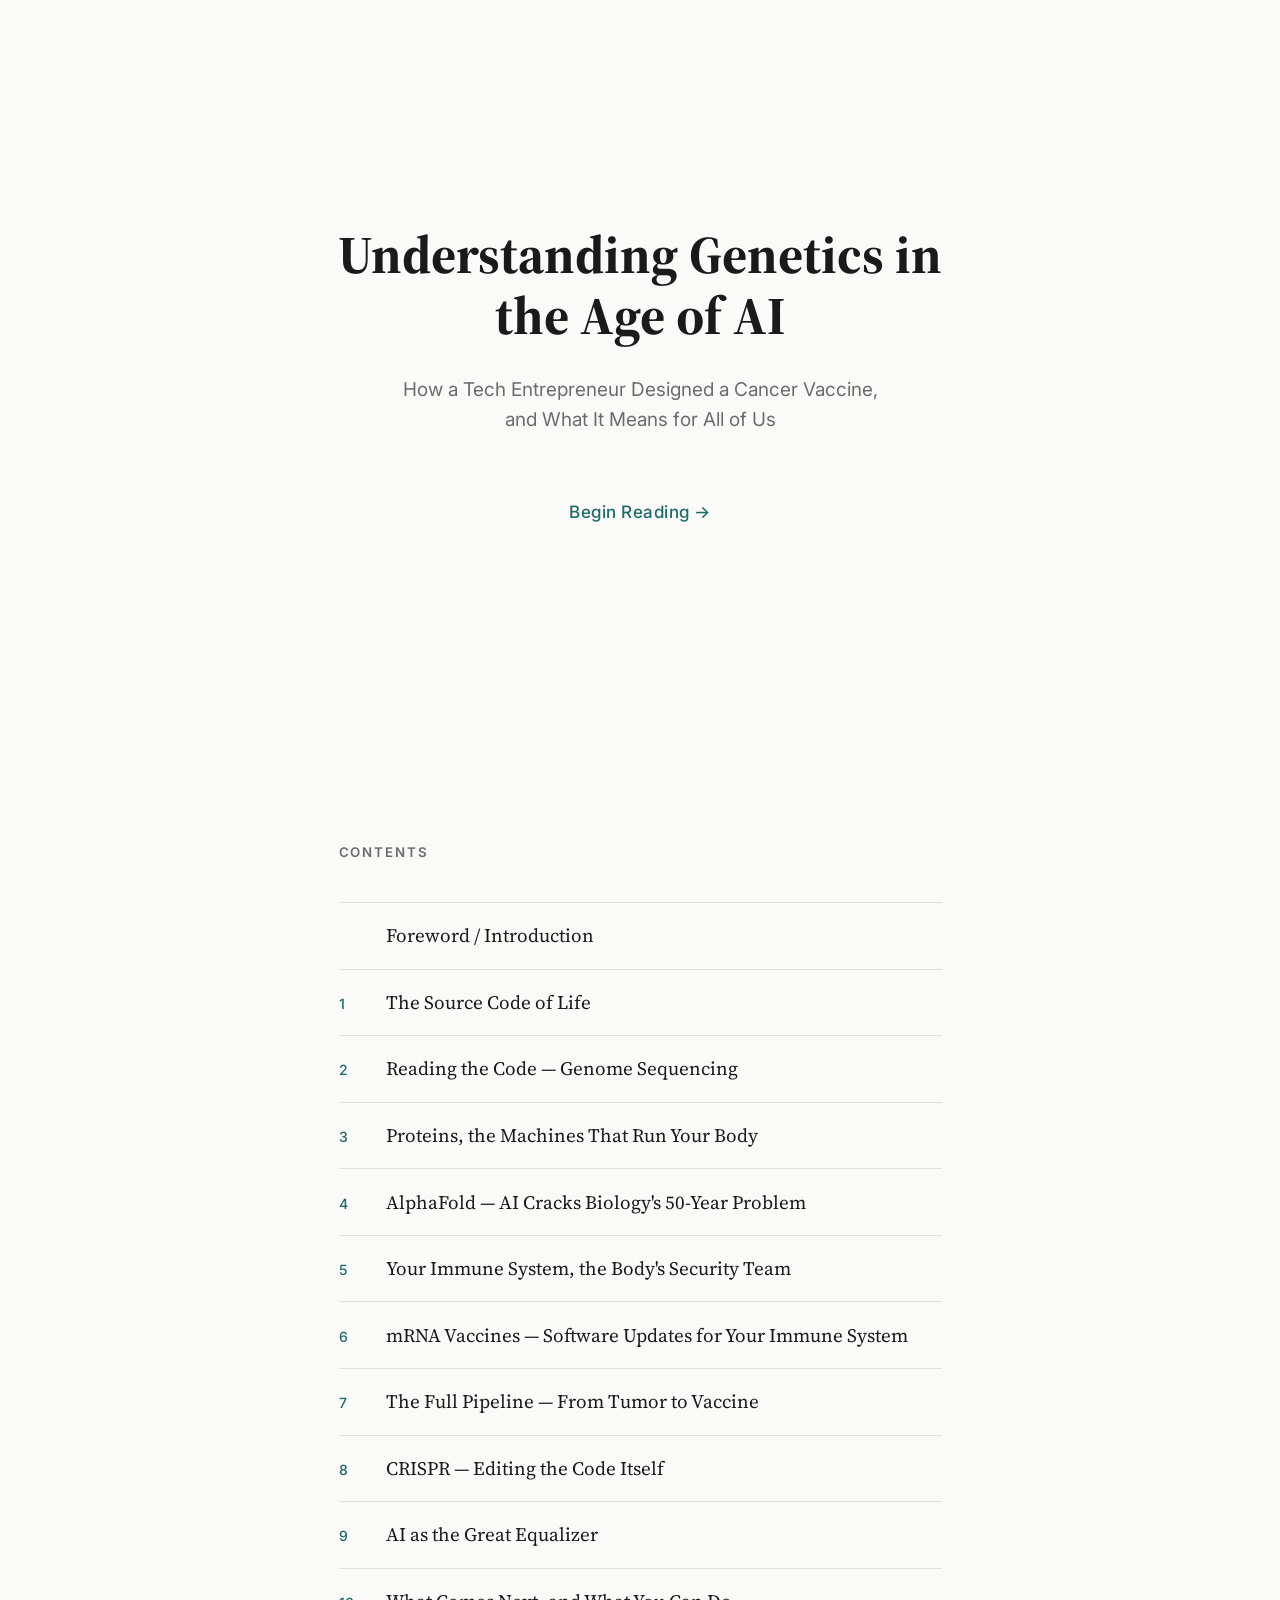
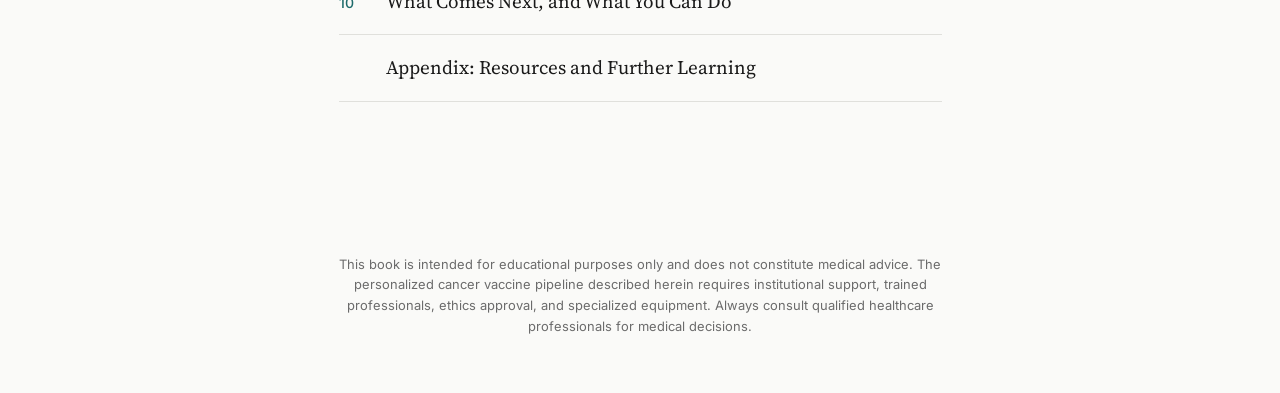
<file: index.html>
<!DOCTYPE html>
<html lang="en">
<head>
  <meta charset="UTF-8">
  <meta name="viewport" content="width=device-width, initial-scale=1.0">
  <meta name="description" content="A 10-chapter guide to genetics, protein folding, mRNA vaccines, CRISPR, and AI tools — told through the story of a personalized cancer vaccine designed for a dog.">
  <title>Understanding Genetics in the Age of AI</title>
  <link rel="stylesheet" href="styles.css">
  <link rel="icon" href="favicon.svg" type="image/svg+xml">
</head>
<body>

  <a href="#content" class="skip-link">Skip to content</a>

  <main id="content">
  <div class="hero">
    <h1 class="hero-title">Understanding Genetics in the Age of AI</h1>
    <p class="hero-subtitle">How a Tech Entrepreneur Designed a Cancer Vaccine, and What It Means for All of Us</p>
    <a href="foreword.html" class="hero-cta">Begin Reading &rarr;</a>
  </div>

  <div class="container">
    <nav class="toc" aria-label="Table of contents">
      <h2>Contents</h2>
      <ol class="toc-list">
        <li><a href="foreword.html"><span class="toc-num"></span> Foreword / Introduction</a></li>
        <li><a href="chapter-1.html"><span class="toc-num">1</span> The Source Code of Life</a></li>
        <li><a href="chapter-2.html"><span class="toc-num">2</span> Reading the Code &mdash; Genome Sequencing</a></li>
        <li><a href="chapter-3.html"><span class="toc-num">3</span> Proteins, the Machines That Run Your Body</a></li>
        <li><a href="chapter-4.html"><span class="toc-num">4</span> AlphaFold &mdash; AI Cracks Biology's 50-Year Problem</a></li>
        <li><a href="chapter-5.html"><span class="toc-num">5</span> Your Immune System, the Body's Security Team</a></li>
        <li><a href="chapter-6.html"><span class="toc-num">6</span> mRNA Vaccines &mdash; Software Updates for Your Immune System</a></li>
        <li><a href="chapter-7.html"><span class="toc-num">7</span> The Full Pipeline &mdash; From Tumor to Vaccine</a></li>
        <li><a href="chapter-8.html"><span class="toc-num">8</span> CRISPR &mdash; Editing the Code Itself</a></li>
        <li><a href="chapter-9.html"><span class="toc-num">9</span> AI as the Great Equalizer</a></li>
        <li><a href="chapter-10.html"><span class="toc-num">10</span> What Comes Next, and What You Can Do</a></li>
        <li><a href="appendix.html"><span class="toc-num"></span> Appendix: Resources and Further Learning</a></li>
      </ol>
    </nav>
  </div>

  <script src="scripts.js"></script>
  <footer class="container">
    <p class="disclaimer">This book is intended for educational purposes only and does not constitute medical advice. The personalized cancer vaccine pipeline described herein requires institutional support, trained professionals, ethics approval, and specialized equipment. Always consult qualified healthcare professionals for medical decisions.</p>
  </footer>
  </main>

</body>
</html>
</file>
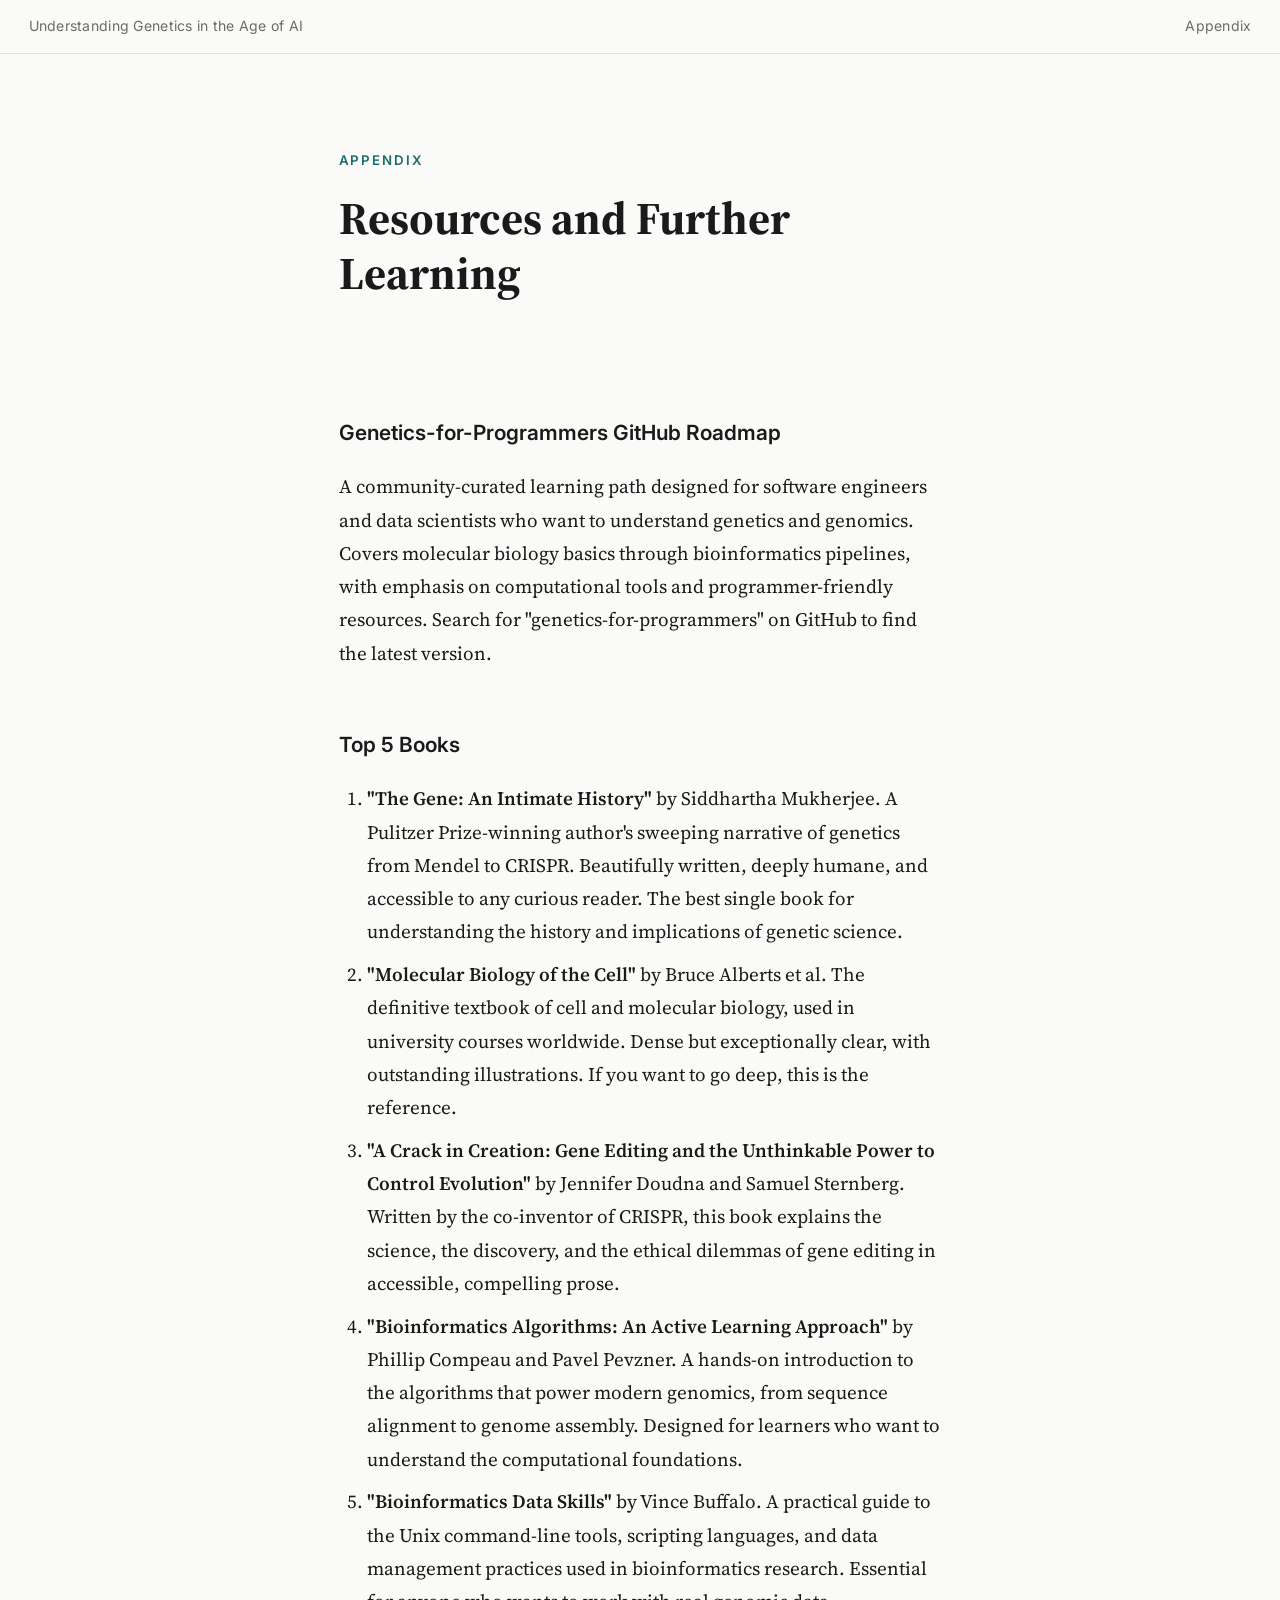
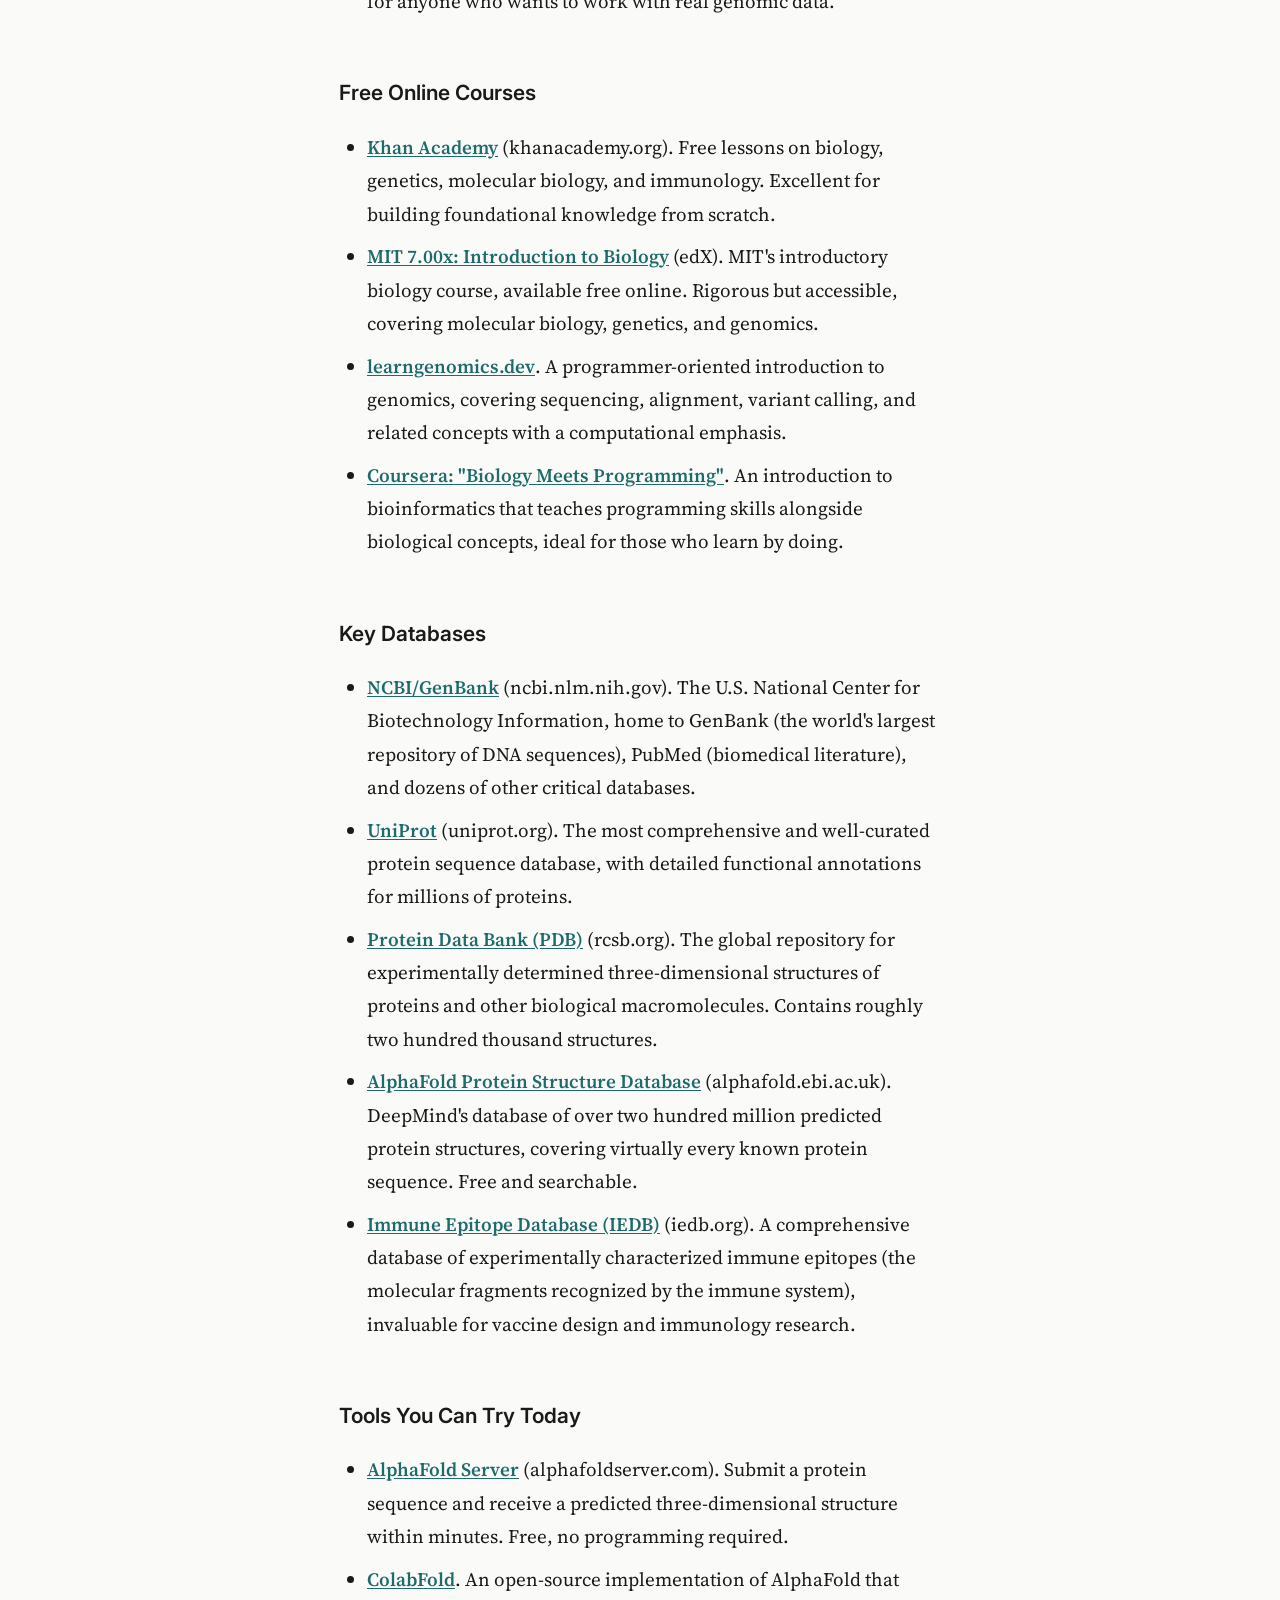
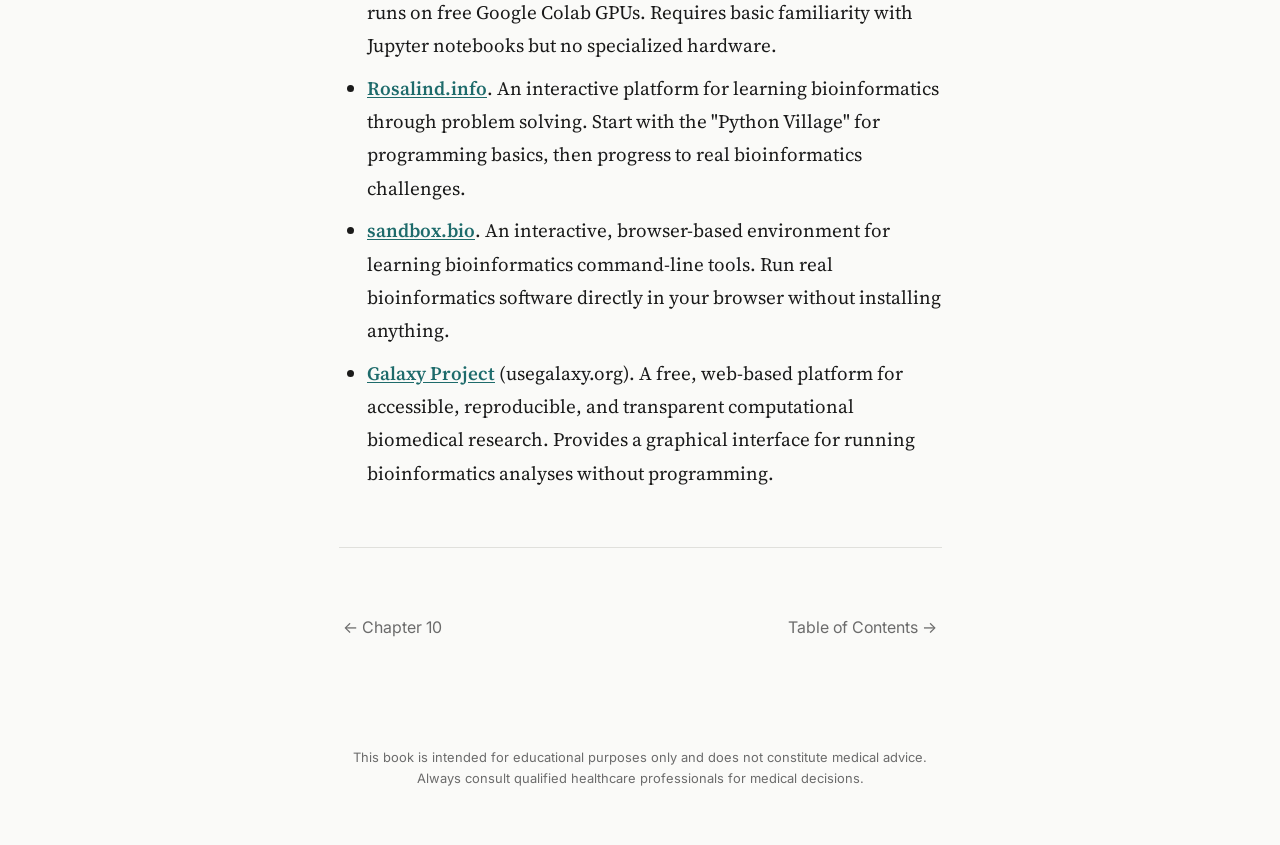
<file: appendix.html>
<!DOCTYPE html>
<html lang="en">
<head>
  <meta charset="UTF-8">
  <meta name="viewport" content="width=device-width, initial-scale=1.0">
  <meta name="description" content="Resources, books, courses, databases, and tools for learning genetics and genomics, from Khan Academy to the AlphaFold Server.">
  <title>Appendix: Resources &mdash; Understanding Genetics in the Age of AI</title>
  <link rel="stylesheet" href="styles.css">
  <link rel="icon" href="favicon.svg" type="image/svg+xml">
</head>
<body>

  <div id="reading-progress" aria-hidden="true"></div>

  <a href="#content" class="skip-link">Skip to content</a>

  <header class="top-bar">
    <a href="index.html">Understanding Genetics in the Age of AI</a>
    <span class="chapter-label">Appendix</span>
  </header>

  <main id="content" class="container">
    <div class="chapter-header">
      <span class="chapter-number">Appendix</span>
      <h1 class="chapter-title">Resources and Further Learning</h1>
    </div>

    <article class="content">
      <h2>Genetics-for-Programmers GitHub Roadmap</h2>

      <p>A community-curated learning path designed for software engineers and data scientists who want to understand genetics and genomics. Covers molecular biology basics through bioinformatics pipelines, with emphasis on computational tools and programmer-friendly resources. Search for "genetics-for-programmers" on GitHub to find the latest version.</p>

      <h2>Top 5 Books</h2>

      <ol>
        <li><strong>"The Gene: An Intimate History"</strong> by Siddhartha Mukherjee. A Pulitzer Prize-winning author's sweeping narrative of genetics from Mendel to CRISPR. Beautifully written, deeply humane, and accessible to any curious reader. The best single book for understanding the history and implications of genetic science.</li>
        <li><strong>"Molecular Biology of the Cell"</strong> by Bruce Alberts et al. The definitive textbook of cell and molecular biology, used in university courses worldwide. Dense but exceptionally clear, with outstanding illustrations. If you want to go deep, this is the reference.</li>
        <li><strong>"A Crack in Creation: Gene Editing and the Unthinkable Power to Control Evolution"</strong> by Jennifer Doudna and Samuel Sternberg. Written by the co-inventor of CRISPR, this book explains the science, the discovery, and the ethical dilemmas of gene editing in accessible, compelling prose.</li>
        <li><strong>"Bioinformatics Algorithms: An Active Learning Approach"</strong> by Phillip Compeau and Pavel Pevzner. A hands-on introduction to the algorithms that power modern genomics, from sequence alignment to genome assembly. Designed for learners who want to understand the computational foundations.</li>
        <li><strong>"Bioinformatics Data Skills"</strong> by Vince Buffalo. A practical guide to the Unix command-line tools, scripting languages, and data management practices used in bioinformatics research. Essential for anyone who wants to work with real genomic data.</li>
      </ol>

      <h2>Free Online Courses</h2>

      <ul>
        <li><a href="https://www.khanacademy.org" target="_blank" rel="noopener noreferrer"><strong>Khan Academy</strong></a> (khanacademy.org). Free lessons on biology, genetics, molecular biology, and immunology. Excellent for building foundational knowledge from scratch.</li>
        <li><a href="https://www.edx.org" target="_blank" rel="noopener noreferrer"><strong>MIT 7.00x: Introduction to Biology</strong></a> (edX). MIT's introductory biology course, available free online. Rigorous but accessible, covering molecular biology, genetics, and genomics.</li>
        <li><a href="https://learngenomics.dev" target="_blank" rel="noopener noreferrer"><strong>learngenomics.dev</strong></a>. A programmer-oriented introduction to genomics, covering sequencing, alignment, variant calling, and related concepts with a computational emphasis.</li>
        <li><a href="https://www.coursera.org" target="_blank" rel="noopener noreferrer"><strong>Coursera: "Biology Meets Programming"</strong></a>. An introduction to bioinformatics that teaches programming skills alongside biological concepts, ideal for those who learn by doing.</li>
      </ul>

      <h2>Key Databases</h2>

      <ul>
        <li><a href="https://www.ncbi.nlm.nih.gov" target="_blank" rel="noopener noreferrer"><strong>NCBI/GenBank</strong></a> (ncbi.nlm.nih.gov). The U.S. National Center for Biotechnology Information, home to GenBank (the world's largest repository of DNA sequences), PubMed (biomedical literature), and dozens of other critical databases.</li>
        <li><a href="https://www.uniprot.org" target="_blank" rel="noopener noreferrer"><strong>UniProt</strong></a> (uniprot.org). The most comprehensive and well-curated protein sequence database, with detailed functional annotations for millions of proteins.</li>
        <li><a href="https://www.rcsb.org" target="_blank" rel="noopener noreferrer"><strong>Protein Data Bank (PDB)</strong></a> (rcsb.org). The global repository for experimentally determined three-dimensional structures of proteins and other biological macromolecules. Contains roughly two hundred thousand structures.</li>
        <li><a href="https://alphafold.ebi.ac.uk" target="_blank" rel="noopener noreferrer"><strong>AlphaFold Protein Structure Database</strong></a> (alphafold.ebi.ac.uk). DeepMind's database of over two hundred million predicted protein structures, covering virtually every known protein sequence. Free and searchable.</li>
        <li><a href="https://www.iedb.org" target="_blank" rel="noopener noreferrer"><strong>Immune Epitope Database (IEDB)</strong></a> (iedb.org). A comprehensive database of experimentally characterized immune epitopes (the molecular fragments recognized by the immune system), invaluable for vaccine design and immunology research.</li>
      </ul>

      <h2>Tools You Can Try Today</h2>

      <ul>
        <li><a href="https://alphafoldserver.com" target="_blank" rel="noopener noreferrer"><strong>AlphaFold Server</strong></a> (alphafoldserver.com). Submit a protein sequence and receive a predicted three-dimensional structure within minutes. Free, no programming required.</li>
        <li><a href="https://github.com/sokrypton/ColabFold" target="_blank" rel="noopener noreferrer"><strong>ColabFold</strong></a>. An open-source implementation of AlphaFold that runs on free Google Colab GPUs. Requires basic familiarity with Jupyter notebooks but no specialized hardware.</li>
        <li><a href="https://rosalind.info" target="_blank" rel="noopener noreferrer"><strong>Rosalind.info</strong></a>. An interactive platform for learning bioinformatics through problem solving. Start with the "Python Village" for programming basics, then progress to real bioinformatics challenges.</li>
        <li><a href="https://sandbox.bio" target="_blank" rel="noopener noreferrer"><strong>sandbox.bio</strong></a>. An interactive, browser-based environment for learning bioinformatics command-line tools. Run real bioinformatics software directly in your browser without installing anything.</li>
        <li><a href="https://usegalaxy.org" target="_blank" rel="noopener noreferrer"><strong>Galaxy Project</strong></a> (usegalaxy.org). A free, web-based platform for accessible, reproducible, and transparent computational biomedical research. Provides a graphical interface for running bioinformatics analyses without programming.</li>
      </ul>
    </article>

    <nav class="bottom-nav" aria-label="Chapter navigation">
      <a href="chapter-10.html" class="prev">Chapter 10</a>
      <a href="index.html" class="next">Table of Contents</a>
    </nav>
  </main>

  <footer class="container">
    <p class="disclaimer">This book is intended for educational purposes only and does not constitute medical advice. Always consult qualified healthcare professionals for medical decisions.</p>
  </footer>

  <script src="scripts.js"></script>
</body>
</html>
</file>
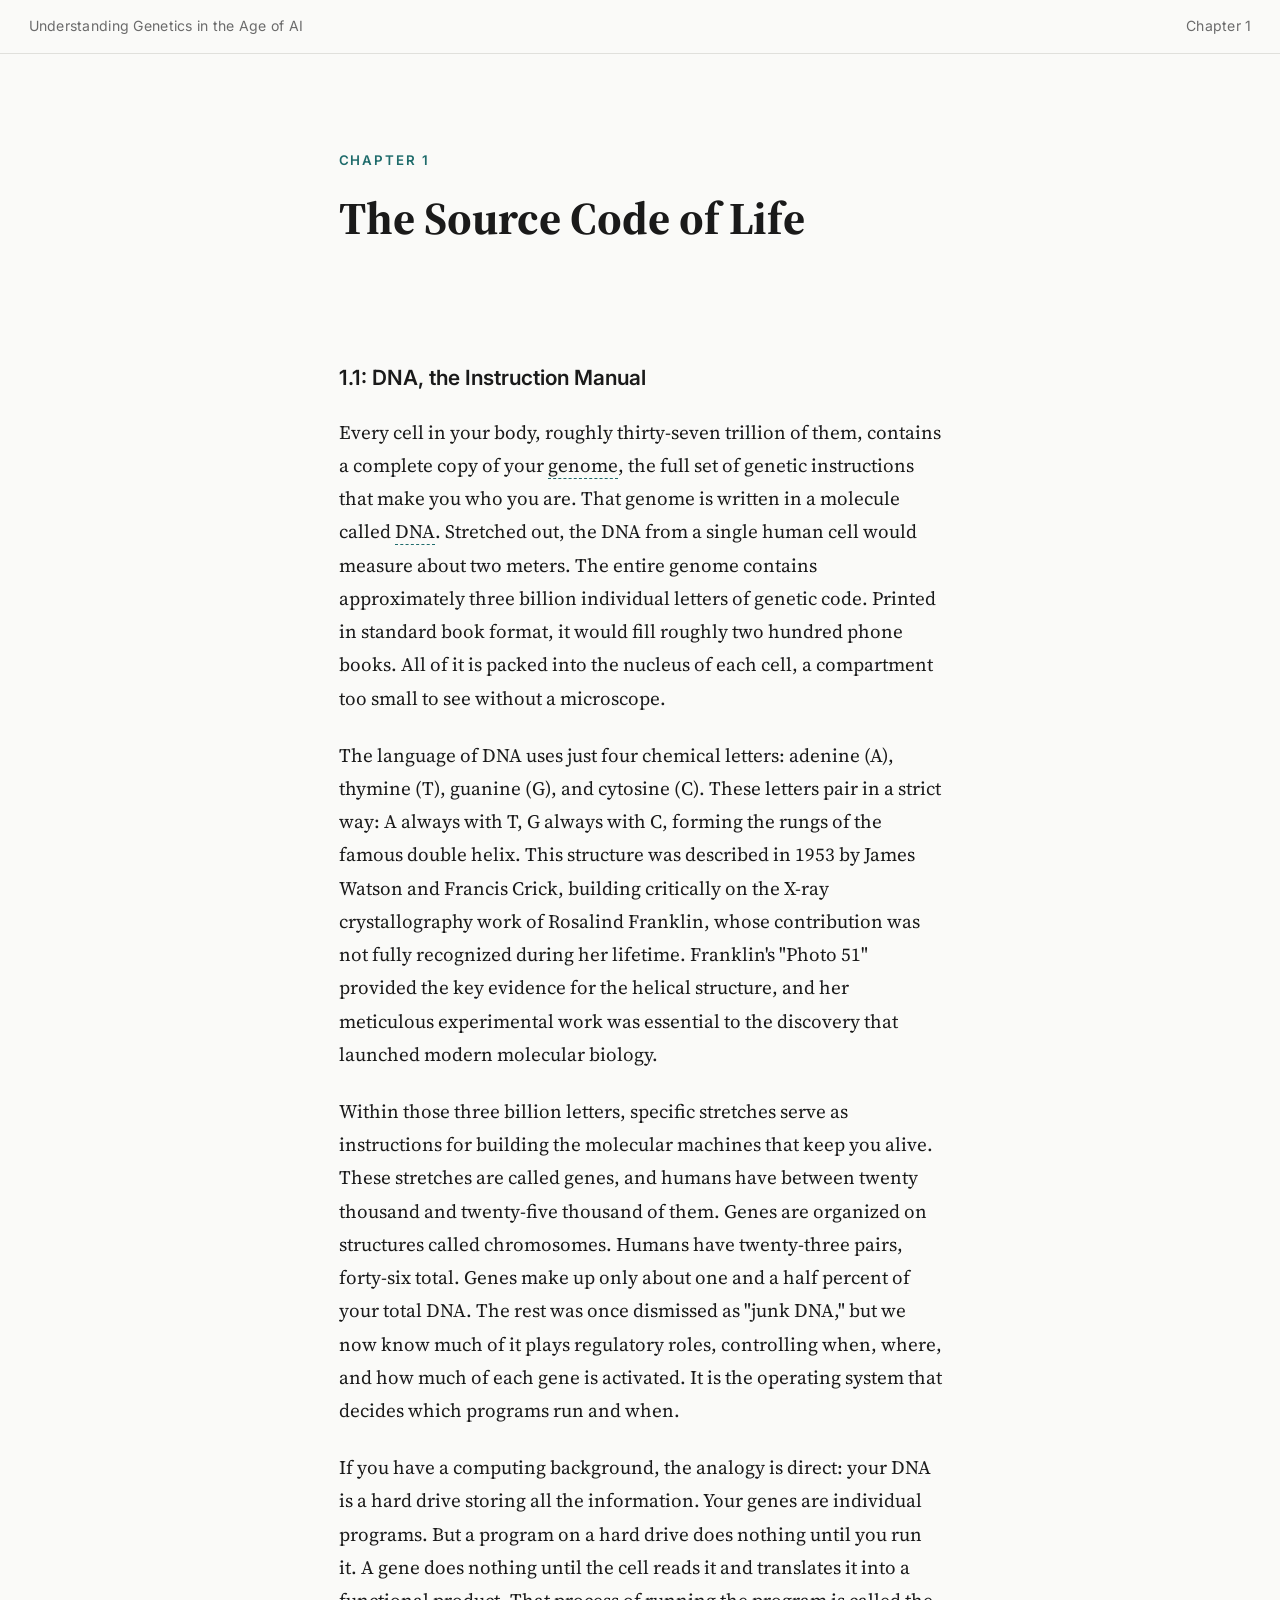
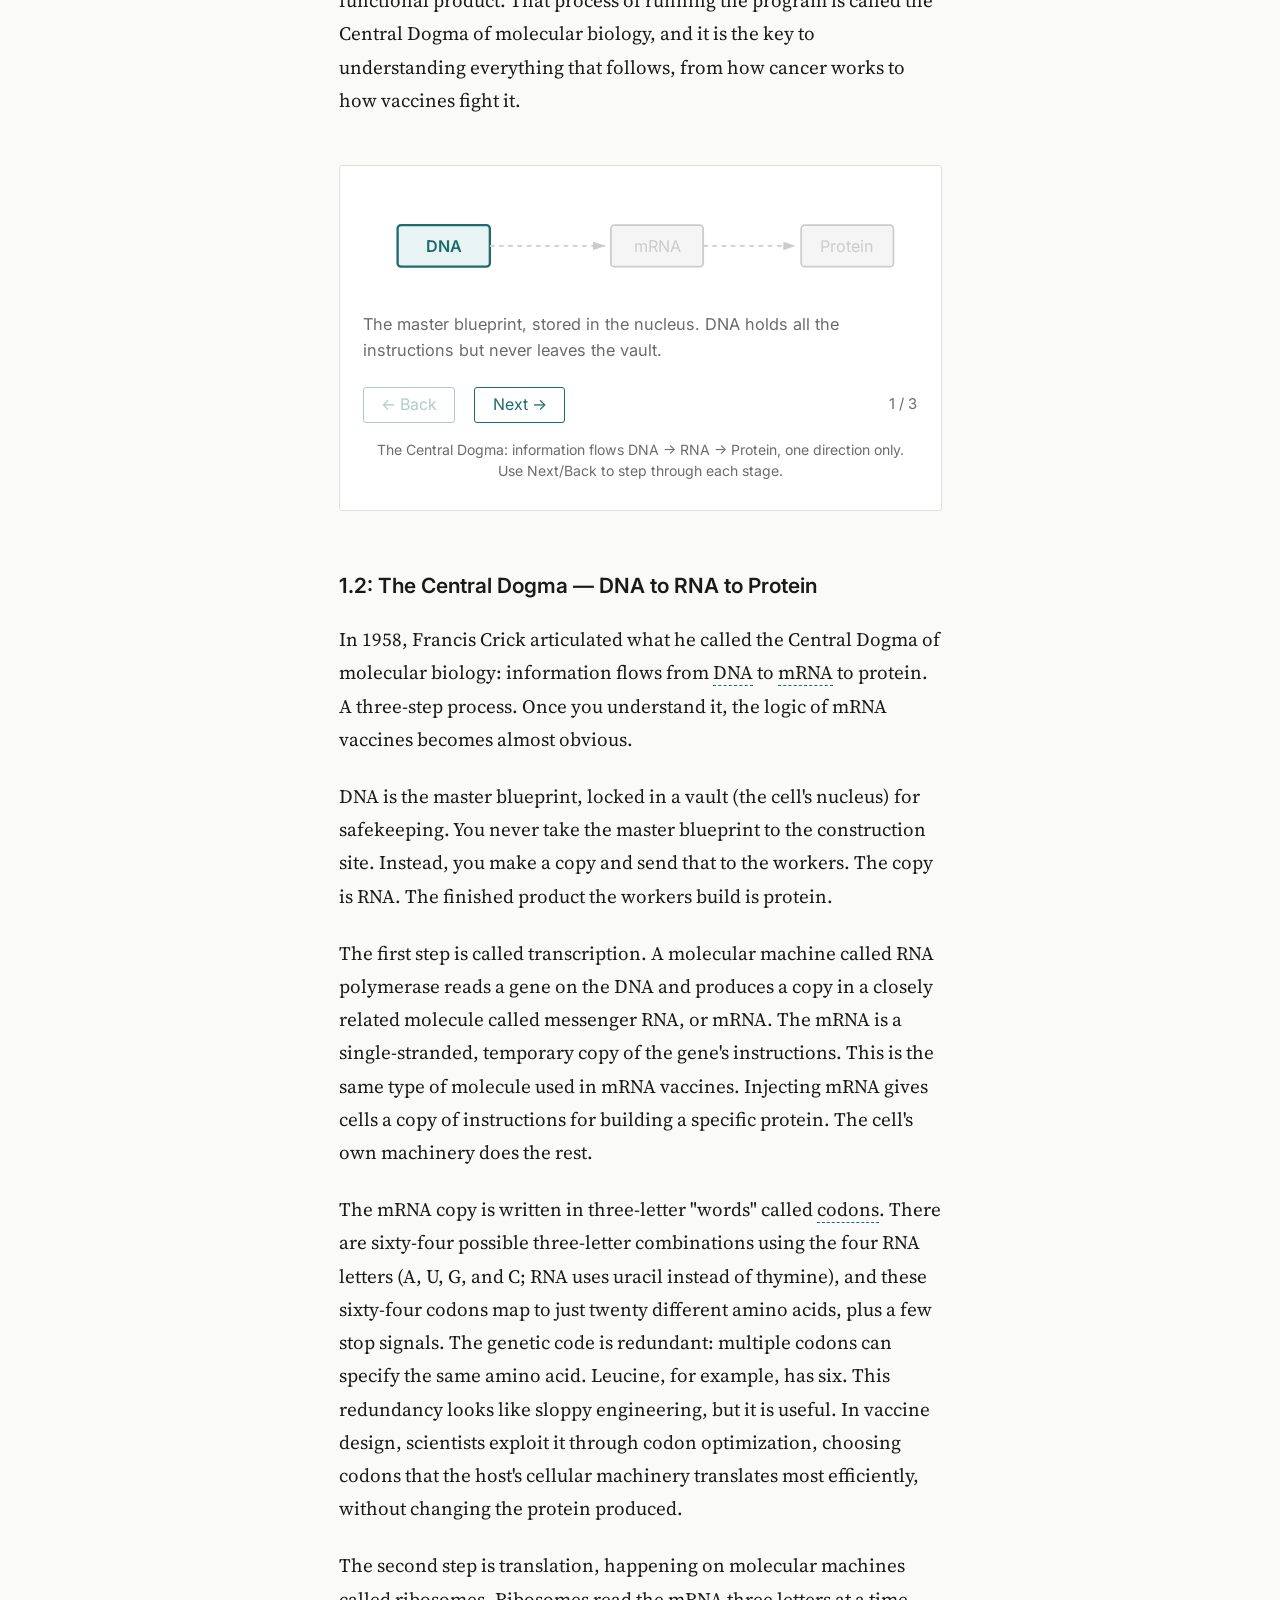
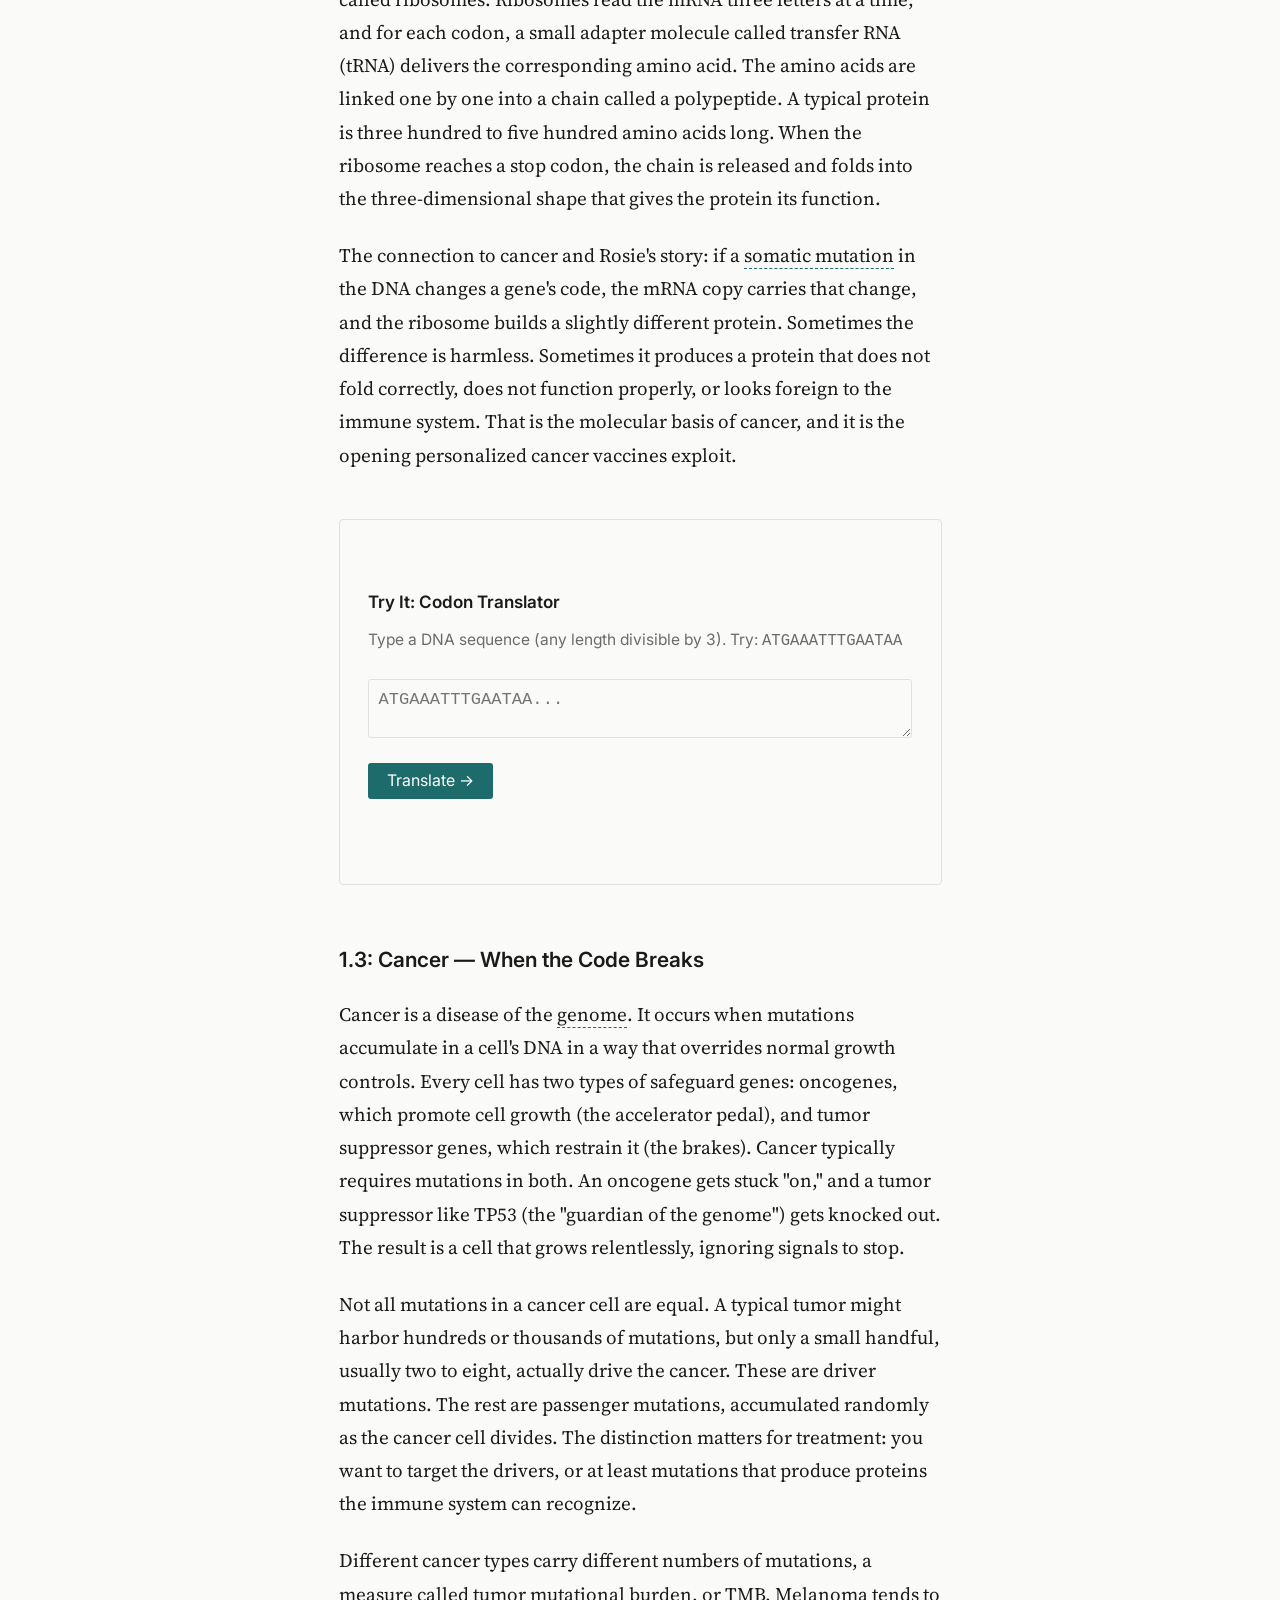
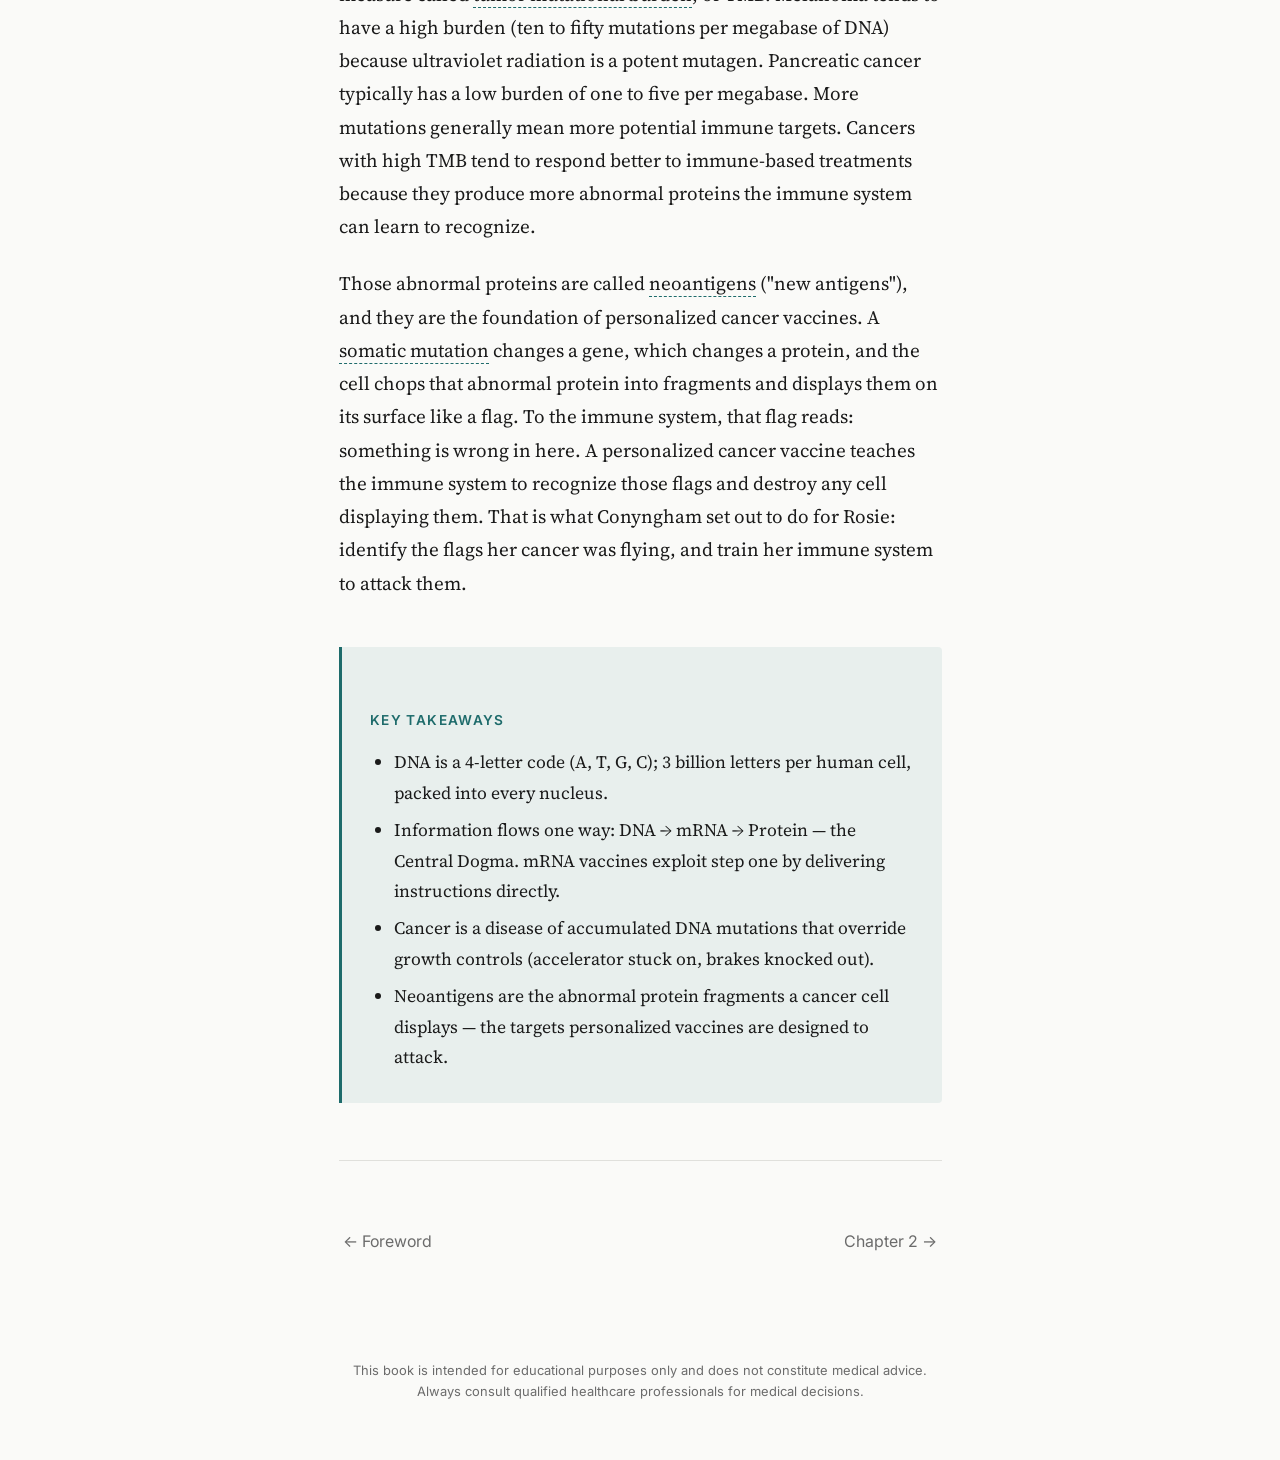
<file: chapter-1.html>
<!DOCTYPE html>
<html lang="en">
<head>
  <meta charset="UTF-8">
  <meta name="viewport" content="width=device-width, initial-scale=1.0">
  <meta name="description" content="DNA, genes, chromosomes, the Central Dogma, and cancer mutations — the molecular foundation of personalized cancer vaccines explained for non-biologists.">
  <title>Chapter 1: The Source Code of Life &mdash; Understanding Genetics in the Age of AI</title>
  <link rel="stylesheet" href="styles.css">
  <link rel="icon" href="favicon.svg" type="image/svg+xml">
</head>
<body>

  <div id="reading-progress" aria-hidden="true"></div>

  <a href="#content" class="skip-link">Skip to content</a>

  <header class="top-bar">
    <a href="index.html">Understanding Genetics in the Age of AI</a>
    <span class="chapter-label">Chapter 1</span>
  </header>

  <main id="content" class="container">
    <div class="chapter-header">
      <span class="chapter-number">Chapter 1</span>
      <h1 class="chapter-title">The Source Code of Life</h1>
    </div>

    <article class="content">
      <h2>1.1: DNA, the Instruction Manual</h2>

      <p>Every cell in your body, roughly thirty-seven trillion of them, contains a complete copy of your <span class="term" data-def="The complete set of genetic instructions in an organism — ~3 billion base pairs in humans">genome</span>, the full set of genetic instructions that make you who you are. That genome is written in a molecule called <span class="term" data-def="Deoxyribonucleic acid — the molecule storing genetic information using 4 chemical letters: A, T, G, C">DNA</span>. Stretched out, the DNA from a single human cell would measure about two meters. The entire genome contains approximately three billion individual letters of genetic code. Printed in standard book format, it would fill roughly two hundred phone books. All of it is packed into the nucleus of each cell, a compartment too small to see without a microscope.</p>

      <p>The language of DNA uses just four chemical letters: adenine (A), thymine (T), guanine (G), and cytosine (C). These letters pair in a strict way: A always with T, G always with C, forming the rungs of the famous double helix. This structure was described in 1953 by James Watson and Francis Crick, building critically on the X-ray crystallography work of Rosalind Franklin, whose contribution was not fully recognized during her lifetime. Franklin's "Photo 51" provided the key evidence for the helical structure, and her meticulous experimental work was essential to the discovery that launched modern molecular biology.</p>

      <p>Within those three billion letters, specific stretches serve as instructions for building the molecular machines that keep you alive. These stretches are called genes, and humans have between twenty thousand and twenty-five thousand of them. Genes are organized on structures called chromosomes. Humans have twenty-three pairs, forty-six total. Genes make up only about one and a half percent of your total DNA. The rest was once dismissed as "junk DNA," but we now know much of it plays regulatory roles, controlling when, where, and how much of each gene is activated. It is the operating system that decides which programs run and when.</p>

      <p>If you have a computing background, the analogy is direct: your DNA is a hard drive storing all the information. Your genes are individual programs. But a program on a hard drive does nothing until you run it. A gene does nothing until the cell reads it and translates it into a functional product. That process of running the program is called the Central Dogma of molecular biology, and it is the key to understanding everything that follows, from how cancer works to how vaccines fight it.</p>

      <!-- Central Dogma step-through -->
      <figure class="figure">
        <div class="stepper" tabindex="0" aria-label="Central Dogma step-through diagram">

          <div class="step active" aria-label="Step 1 of 3: DNA">
            <svg xmlns="http://www.w3.org/2000/svg" viewBox="0 0 480 90" role="img" aria-label="DNA highlighted as the starting molecule">
              <defs>
                <marker id="cd-arr1" markerWidth="7" markerHeight="5" refX="7" refY="2.5" orient="auto">
                  <polygon points="0 0,7 2.5,0 5" fill="#ccc"/>
                </marker>
              </defs>
              <rect x="30" y="27" width="80" height="36" rx="3" fill="#e8f4f4" stroke="#1E6B6B" stroke-width="2"/>
              <text x="70" y="45" text-anchor="middle" dy="0.35em" font-family="Inter,sans-serif" font-size="14" font-weight="600" fill="#1E6B6B">DNA</text>
              <line x1="110" y1="45" x2="210" y2="45" stroke="#ccc" stroke-width="1.5" stroke-dasharray="4,4" marker-end="url(#cd-arr1)"/>
              <rect x="215" y="27" width="80" height="36" rx="3" fill="#f5f5f5" stroke="#ccc" stroke-width="1.5"/>
              <text x="255" y="45" text-anchor="middle" dy="0.35em" font-family="Inter,sans-serif" font-size="14" fill="#ccc">mRNA</text>
              <line x1="295" y1="45" x2="375" y2="45" stroke="#ccc" stroke-width="1.5" stroke-dasharray="4,4" marker-end="url(#cd-arr1)"/>
              <rect x="380" y="27" width="80" height="36" rx="3" fill="#f5f5f5" stroke="#ccc" stroke-width="1.5"/>
              <text x="420" y="45" text-anchor="middle" dy="0.35em" font-family="Inter,sans-serif" font-size="14" fill="#ccc">Protein</text>
            </svg>
            <p class="step-caption">The master blueprint, stored in the nucleus. DNA holds all the instructions but never leaves the vault.</p>
          </div>

          <div class="step" aria-label="Step 2 of 3: Transcription to mRNA">
            <svg xmlns="http://www.w3.org/2000/svg" viewBox="0 0 480 90" role="img" aria-label="Transcription arrow and mRNA box appear">
              <defs>
                <marker id="cd-arr2a" markerWidth="7" markerHeight="5" refX="7" refY="2.5" orient="auto">
                  <polygon points="0 0,7 2.5,0 5" fill="#1E6B6B"/>
                </marker>
                <marker id="cd-arr2b" markerWidth="7" markerHeight="5" refX="7" refY="2.5" orient="auto">
                  <polygon points="0 0,7 2.5,0 5" fill="#ccc"/>
                </marker>
              </defs>
              <rect x="30" y="27" width="80" height="36" rx="3" fill="#e8f4f4" stroke="#1E6B6B" stroke-width="1.5"/>
              <text x="70" y="45" text-anchor="middle" dy="0.35em" font-family="Inter,sans-serif" font-size="14" font-weight="500" fill="#1a1a1a">DNA</text>
              <line x1="110" y1="45" x2="210" y2="45" stroke="#1E6B6B" stroke-width="2" marker-end="url(#cd-arr2a)"/>
              <text x="160" y="36" text-anchor="middle" font-family="Inter,sans-serif" font-size="10" fill="#1E6B6B">Transcription</text>
              <rect x="215" y="27" width="80" height="36" rx="3" fill="#1E6B6B" stroke="#1a5c5c" stroke-width="1.5"/>
              <text x="255" y="45" text-anchor="middle" dy="0.35em" font-family="Inter,sans-serif" font-size="14" font-weight="600" fill="#fff">mRNA</text>
              <line x1="295" y1="45" x2="375" y2="45" stroke="#ccc" stroke-width="1.5" stroke-dasharray="4,4" marker-end="url(#cd-arr2b)"/>
              <rect x="380" y="27" width="80" height="36" rx="3" fill="#f5f5f5" stroke="#ccc" stroke-width="1.5"/>
              <text x="420" y="45" text-anchor="middle" dy="0.35em" font-family="Inter,sans-serif" font-size="14" fill="#ccc">Protein</text>
            </svg>
            <p class="step-caption">RNA polymerase copies the gene into <span class="term" data-def="Messenger RNA — a temporary copy of a gene, read by ribosomes to build a protein">mRNA</span>. This temporary copy carries the instructions out of the nucleus to the ribosomes.</p>
          </div>

          <div class="step" aria-label="Step 3 of 3: Translation to Protein">
            <svg xmlns="http://www.w3.org/2000/svg" viewBox="0 0 480 90" role="img" aria-label="Full Central Dogma: DNA to mRNA to Protein">
              <defs>
                <marker id="cd-arr3" markerWidth="7" markerHeight="5" refX="7" refY="2.5" orient="auto">
                  <polygon points="0 0,7 2.5,0 5" fill="#1E6B6B"/>
                </marker>
              </defs>
              <rect x="30" y="27" width="80" height="36" rx="3" fill="#e8f4f4" stroke="#1E6B6B" stroke-width="1.5"/>
              <text x="70" y="45" text-anchor="middle" dy="0.35em" font-family="Inter,sans-serif" font-size="14" font-weight="500" fill="#1a1a1a">DNA</text>
              <line x1="110" y1="45" x2="210" y2="45" stroke="#1E6B6B" stroke-width="2" marker-end="url(#cd-arr3)"/>
              <text x="160" y="36" text-anchor="middle" font-family="Inter,sans-serif" font-size="10" fill="#1E6B6B">Transcription</text>
              <rect x="215" y="27" width="80" height="36" rx="3" fill="#1E6B6B" stroke="#1a5c5c" stroke-width="1.5"/>
              <text x="255" y="45" text-anchor="middle" dy="0.35em" font-family="Inter,sans-serif" font-size="14" font-weight="500" fill="#fff">mRNA</text>
              <line x1="295" y1="45" x2="375" y2="45" stroke="#1E6B6B" stroke-width="2" marker-end="url(#cd-arr3)"/>
              <text x="335" y="36" text-anchor="middle" font-family="Inter,sans-serif" font-size="10" fill="#1E6B6B">Translation</text>
              <rect x="380" y="27" width="80" height="36" rx="3" fill="#1a5c5c" stroke="#0d3333" stroke-width="1.5"/>
              <text x="420" y="45" text-anchor="middle" dy="0.35em" font-family="Inter,sans-serif" font-size="14" font-weight="600" fill="#fff">Protein</text>
            </svg>
            <p class="step-caption">Ribosomes read the mRNA three letters at a time (<span class="term" data-def="A 3-letter RNA 'word' (e.g. AUG) that codes for one amino acid">codons</span>), assembling amino acids into a protein chain. Shape determines function.</p>
          </div>

          <div class="stepper-controls">
            <button class="btn-back" aria-label="Previous step">&#8592; Back</button>
            <button class="btn-next" aria-label="Next step">Next &#8594;</button>
            <span class="step-counter" aria-live="polite">1 / 3</span>
          </div>
        </div>
        <figcaption>The Central Dogma: information flows DNA → RNA → Protein, one direction only. Use Next/Back to step through each stage.</figcaption>
      </figure>

      <h2>1.2: The Central Dogma &mdash; DNA to RNA to Protein</h2>

      <p>In 1958, Francis Crick articulated what he called the Central Dogma of molecular biology: information flows from <span class="term" data-def="Deoxyribonucleic acid — the molecule storing genetic information using 4 chemical letters: A, T, G, C">DNA</span> to <span class="term" data-def="Messenger RNA — a temporary copy of a gene, read by ribosomes to build a protein">mRNA</span> to protein. A three-step process. Once you understand it, the logic of mRNA vaccines becomes almost obvious.</p>

      <p>DNA is the master blueprint, locked in a vault (the cell's nucleus) for safekeeping. You never take the master blueprint to the construction site. Instead, you make a copy and send that to the workers. The copy is RNA. The finished product the workers build is protein.</p>

      <p>The first step is called transcription. A molecular machine called RNA polymerase reads a gene on the DNA and produces a copy in a closely related molecule called messenger RNA, or mRNA. The mRNA is a single-stranded, temporary copy of the gene's instructions. This is the same type of molecule used in mRNA vaccines. Injecting mRNA gives cells a copy of instructions for building a specific protein. The cell's own machinery does the rest.</p>

      <p>The mRNA copy is written in three-letter "words" called <span class="term" data-def="A 3-letter RNA 'word' (e.g. AUG) that codes for one amino acid">codons</span>. There are sixty-four possible three-letter combinations using the four RNA letters (A, U, G, and C; RNA uses uracil instead of thymine), and these sixty-four codons map to just twenty different amino acids, plus a few stop signals. The genetic code is redundant: multiple codons can specify the same amino acid. Leucine, for example, has six. This redundancy looks like sloppy engineering, but it is useful. In vaccine design, scientists exploit it through codon optimization, choosing codons that the host's cellular machinery translates most efficiently, without changing the protein produced.</p>

      <p>The second step is translation, happening on molecular machines called ribosomes. Ribosomes read the mRNA three letters at a time, and for each codon, a small adapter molecule called transfer RNA (tRNA) delivers the corresponding amino acid. The amino acids are linked one by one into a chain called a polypeptide. A typical protein is three hundred to five hundred amino acids long. When the ribosome reaches a stop codon, the chain is released and folds into the three-dimensional shape that gives the protein its function.</p>

      <p>The connection to cancer and Rosie's story: if a <span class="term" data-def="A somatic mutation is a DNA change that occurs in a body cell after conception — not inherited, not passed to children">somatic mutation</span> in the DNA changes a gene's code, the mRNA copy carries that change, and the ribosome builds a slightly different protein. Sometimes the difference is harmless. Sometimes it produces a protein that does not fold correctly, does not function properly, or looks foreign to the immune system. That is the molecular basis of cancer, and it is the opening personalized cancer vaccines exploit.</p>

      <!-- Codon Translator Tool -->
      <div class="tool-box" id="codon-translator">
        <h3>Try It: Codon Translator</h3>
        <p class="tool-hint">Type a DNA sequence (any length divisible by 3). Try: <code>ATGAAATTTGAATAA</code></p>
        <textarea id="dna-input" rows="2" placeholder="ATGAAATTTGAATAA..." aria-label="DNA sequence input"></textarea>
        <button onclick="translateDNA()" aria-label="Translate DNA sequence">Translate &rarr;</button>
        <div id="codon-output" class="tool-output" aria-live="polite" aria-label="Translation output"></div>
      </div>

      <h2>1.3: Cancer &mdash; When the Code Breaks</h2>

      <p>Cancer is a disease of the <span class="term" data-def="The complete set of genetic instructions in an organism — ~3 billion base pairs in humans">genome</span>. It occurs when mutations accumulate in a cell's DNA in a way that overrides normal growth controls. Every cell has two types of safeguard genes: oncogenes, which promote cell growth (the accelerator pedal), and tumor suppressor genes, which restrain it (the brakes). Cancer typically requires mutations in both. An oncogene gets stuck "on," and a tumor suppressor like TP53 (the "guardian of the genome") gets knocked out. The result is a cell that grows relentlessly, ignoring signals to stop.</p>

      <p>Not all mutations in a cancer cell are equal. A typical tumor might harbor hundreds or thousands of mutations, but only a small handful, usually two to eight, actually drive the cancer. These are driver mutations. The rest are passenger mutations, accumulated randomly as the cancer cell divides. The distinction matters for treatment: you want to target the drivers, or at least mutations that produce proteins the immune system can recognize.</p>

      <p>Different cancer types carry different numbers of mutations, a measure called <span class="term" data-def="The number of somatic mutations per megabase of DNA — a measure of how 'mutation-heavy' a cancer is">tumor mutational burden</span>, or TMB. Melanoma tends to have a high burden (ten to fifty mutations per megabase of DNA) because ultraviolet radiation is a potent mutagen. Pancreatic cancer typically has a low burden of one to five per megabase. More mutations generally mean more potential immune targets. Cancers with high TMB tend to respond better to immune-based treatments because they produce more abnormal proteins the immune system can learn to recognize.</p>

      <p>Those abnormal proteins are called <span class="term" data-def="A mutation-derived peptide displayed on a cancer cell's surface, recognisable by the immune system as foreign">neoantigens</span> ("new antigens"), and they are the foundation of personalized cancer vaccines. A <span class="term" data-def="A DNA change that occurs in a body cell after conception — not inherited, not passed to children">somatic mutation</span> changes a gene, which changes a protein, and the cell chops that abnormal protein into fragments and displays them on its surface like a flag. To the immune system, that flag reads: something is wrong in here. A personalized cancer vaccine teaches the immune system to recognize those flags and destroy any cell displaying them. That is what Conyngham set out to do for Rosie: identify the flags her cancer was flying, and train her immune system to attack them.</p>

      <div class="key-takeaways">
        <h3>Key Takeaways</h3>
        <ul>
          <li>DNA is a 4-letter code (A, T, G, C); 3 billion letters per human cell, packed into every nucleus.</li>
          <li>Information flows one way: DNA → mRNA → Protein — the Central Dogma. mRNA vaccines exploit step one by delivering instructions directly.</li>
          <li>Cancer is a disease of accumulated DNA mutations that override growth controls (accelerator stuck on, brakes knocked out).</li>
          <li>Neoantigens are the abnormal protein fragments a cancer cell displays — the targets personalized vaccines are designed to attack.</li>
        </ul>
      </div>
    </article>

    <nav class="bottom-nav" aria-label="Chapter navigation">
      <a href="foreword.html" class="prev">Foreword</a>
      <a href="chapter-2.html" class="next">Chapter 2</a>
    </nav>
  </main>

  <footer class="container">
    <p class="disclaimer">This book is intended for educational purposes only and does not constitute medical advice. Always consult qualified healthcare professionals for medical decisions.</p>
  </footer>

  <script src="scripts.js"></script>
</body>
</html>
</file>
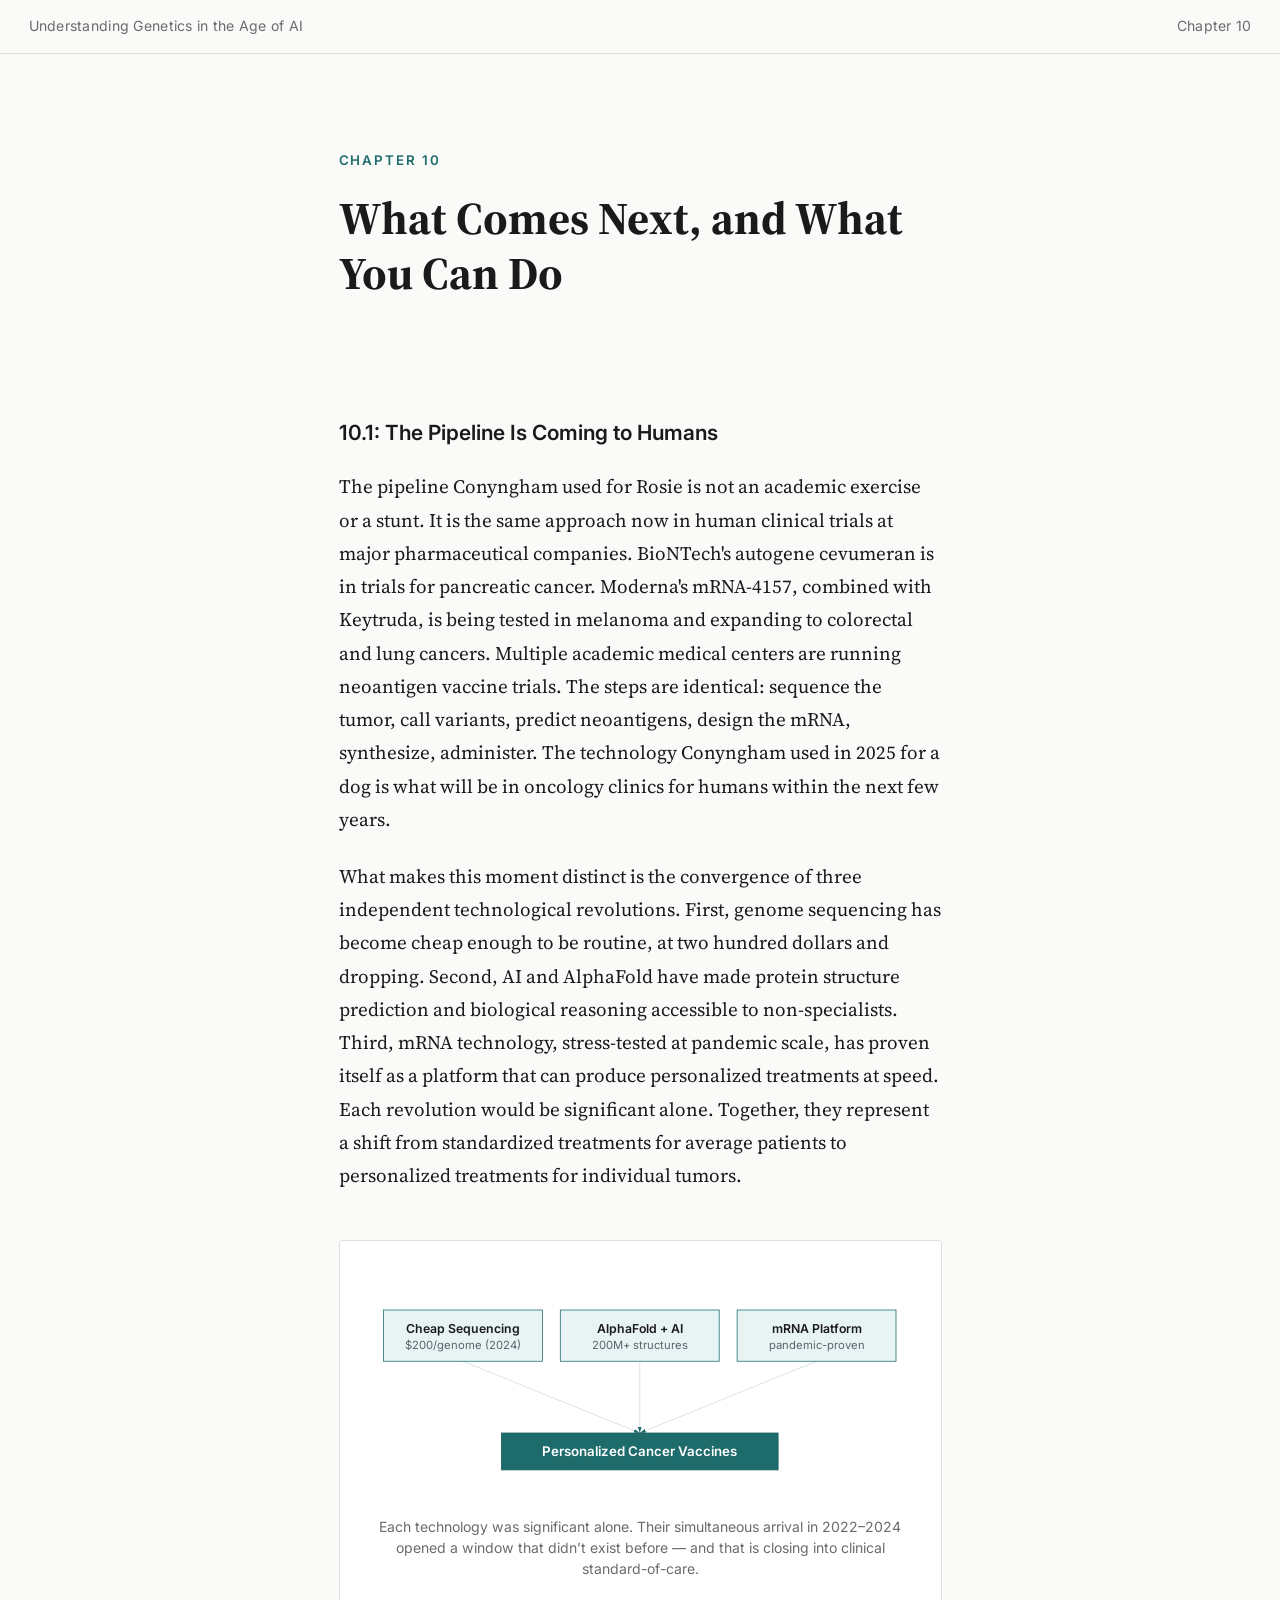
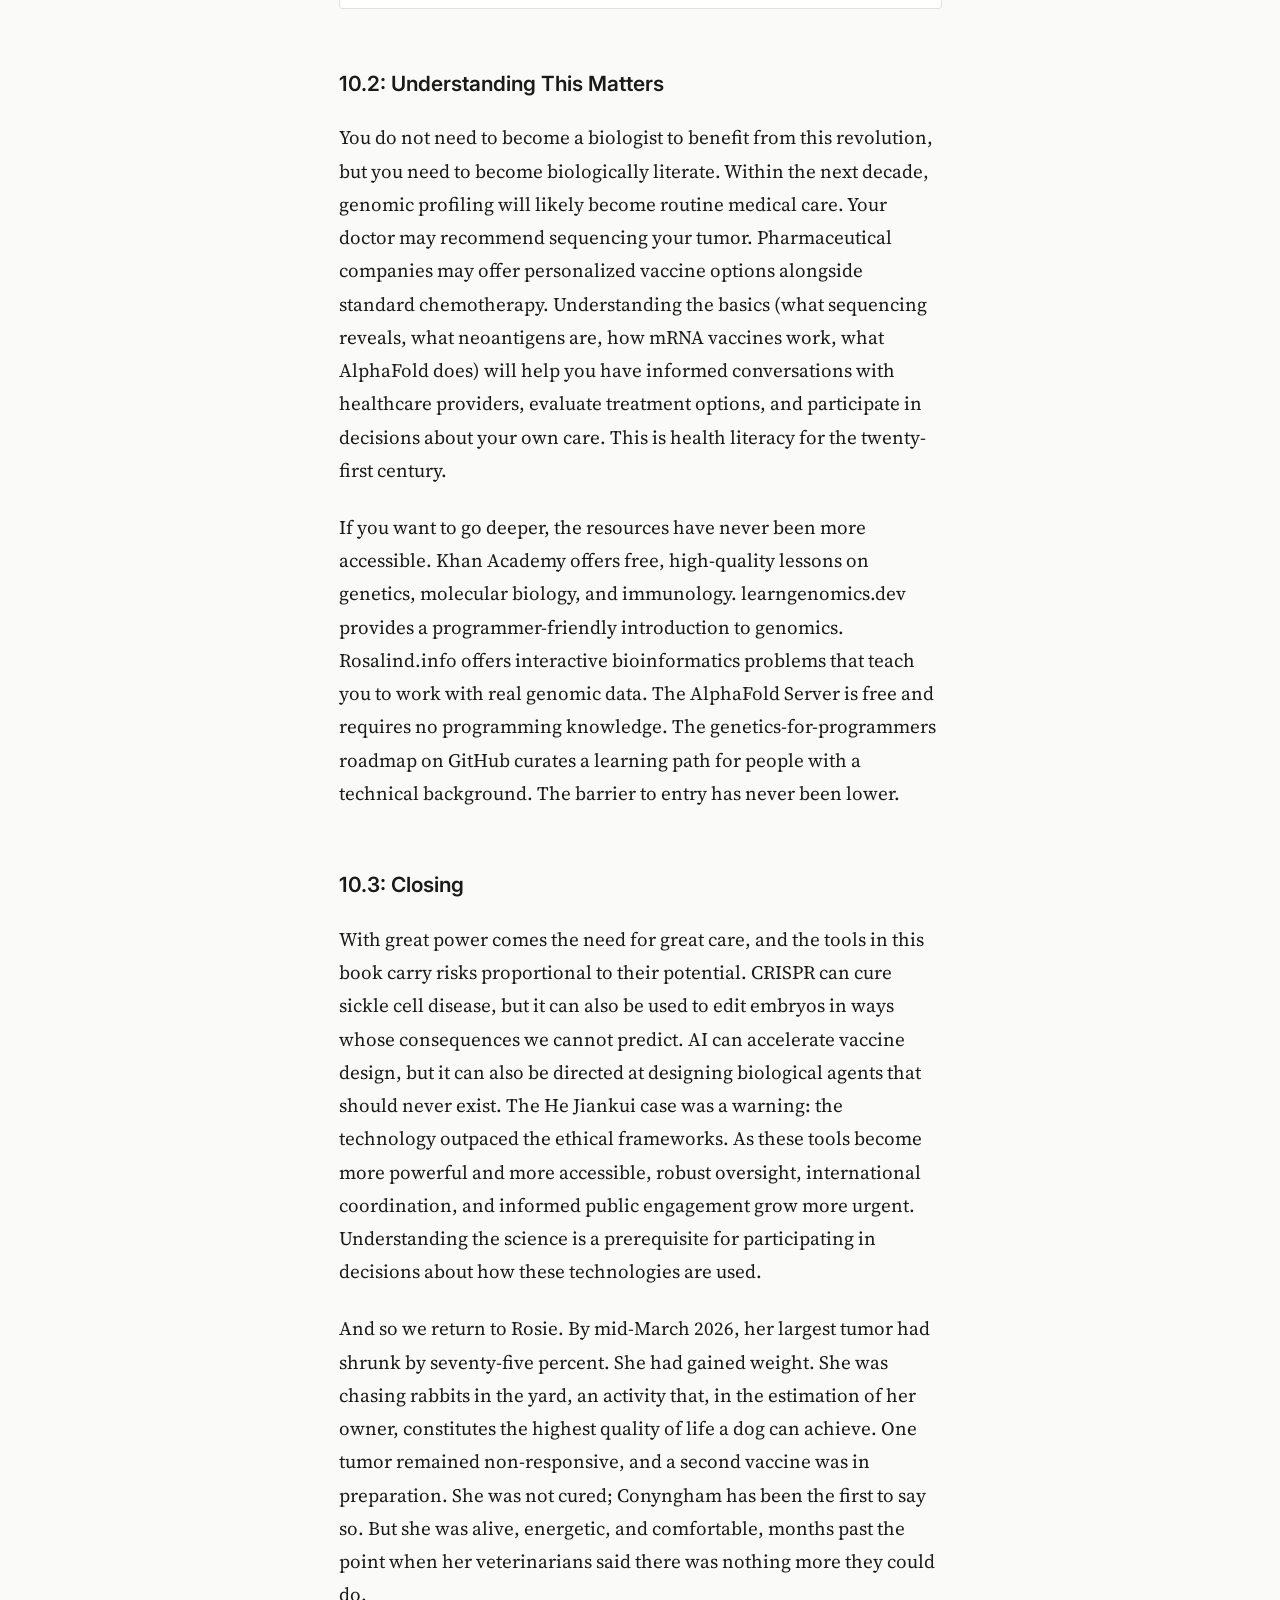
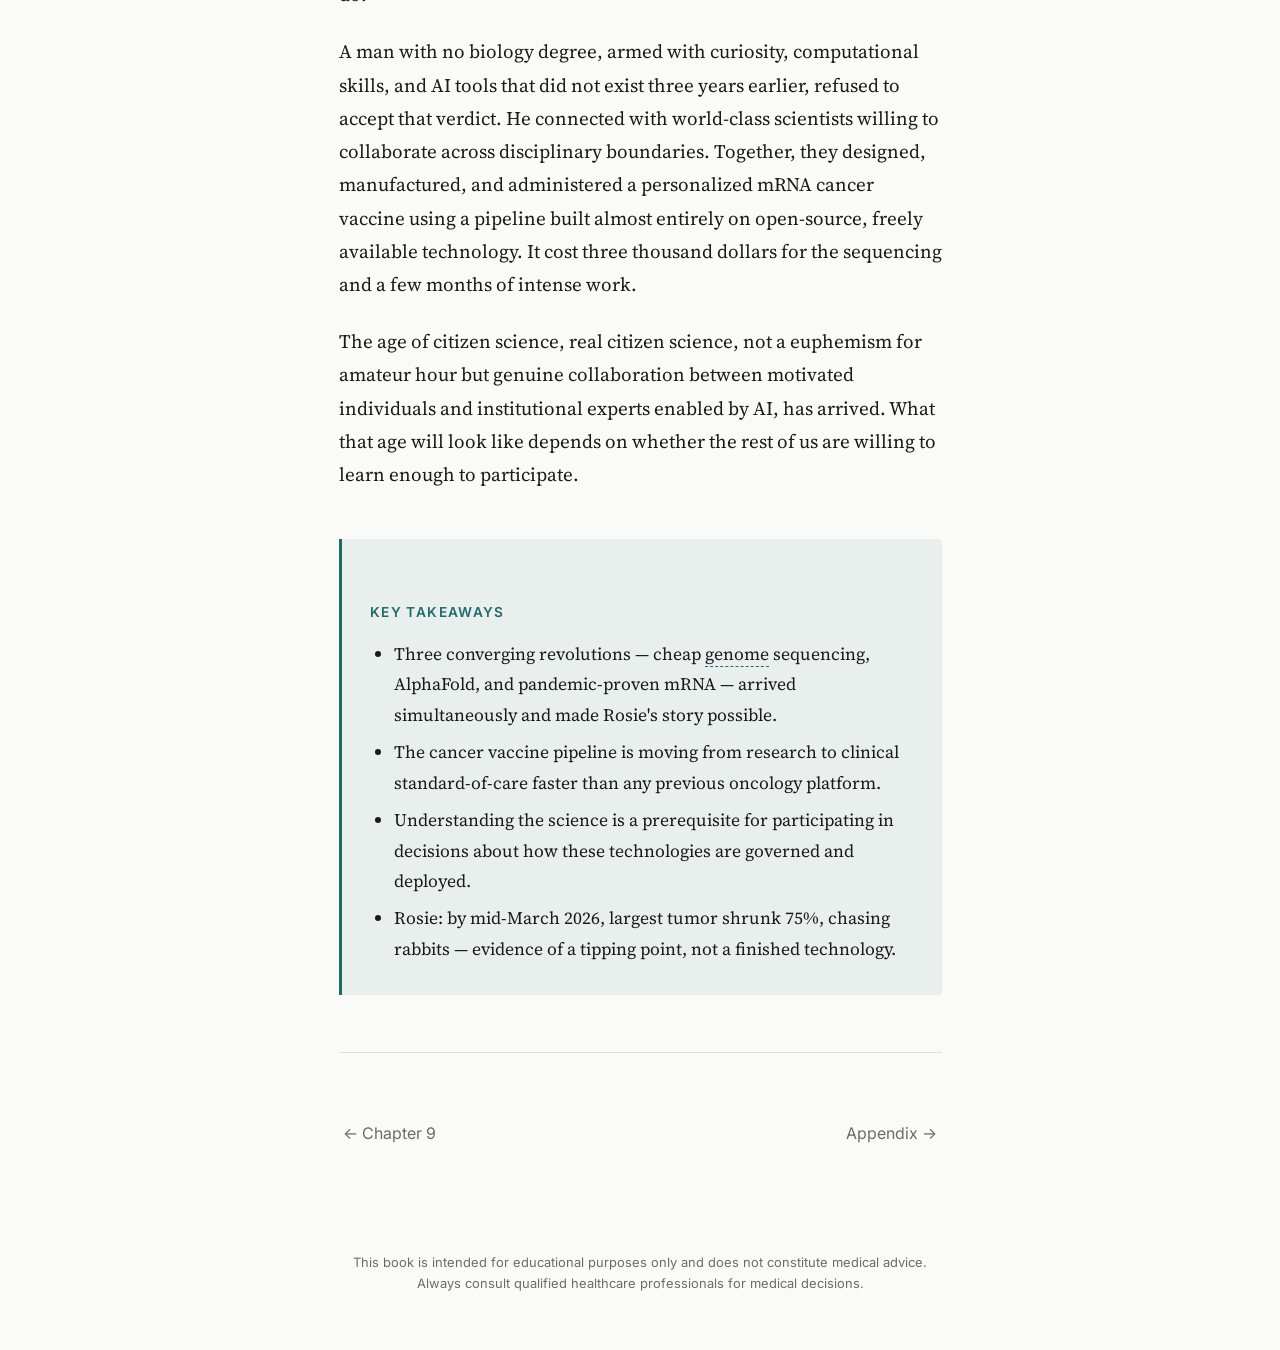
<file: chapter-10.html>
<!DOCTYPE html>
<html lang="en">
<head>
  <meta charset="UTF-8">
  <meta name="viewport" content="width=device-width, initial-scale=1.0">
  <meta name="description" content="Three converging revolutions — cheap sequencing, AlphaFold, and pandemic-proven mRNA — and how they are moving personalized cancer treatment from research to clinical standard-of-care.">
  <title>Chapter 10: What Comes Next &mdash; Understanding Genetics in the Age of AI</title>
  <link rel="stylesheet" href="styles.css">
  <link rel="icon" href="favicon.svg" type="image/svg+xml">
</head>
<body>

  <div id="reading-progress" aria-hidden="true"></div>

  <a href="#content" class="skip-link">Skip to content</a>

  <header class="top-bar">
    <a href="index.html">Understanding Genetics in the Age of AI</a>
    <span class="chapter-label">Chapter 10</span>
  </header>

  <main id="content" class="container">
    <div class="chapter-header">
      <span class="chapter-number">Chapter 10</span>
      <h1 class="chapter-title">What Comes Next, and What You Can Do</h1>
    </div>

    <article class="content">
      <h2>10.1: The Pipeline Is Coming to Humans</h2>

      <p>The pipeline Conyngham used for Rosie is not an academic exercise or a stunt. It is the same approach now in human clinical trials at major pharmaceutical companies. BioNTech's autogene cevumeran is in trials for pancreatic cancer. Moderna's mRNA-4157, combined with Keytruda, is being tested in melanoma and expanding to colorectal and lung cancers. Multiple academic medical centers are running neoantigen vaccine trials. The steps are identical: sequence the tumor, call variants, predict neoantigens, design the mRNA, synthesize, administer. The technology Conyngham used in 2025 for a dog is what will be in oncology clinics for humans within the next few years.</p>

      <p>What makes this moment distinct is the convergence of three independent technological revolutions. First, genome sequencing has become cheap enough to be routine, at two hundred dollars and dropping. Second, AI and AlphaFold have made protein structure prediction and biological reasoning accessible to non-specialists. Third, mRNA technology, stress-tested at pandemic scale, has proven itself as a platform that can produce personalized treatments at speed. Each revolution would be significant alone. Together, they represent a shift from standardized treatments for average patients to personalized treatments for individual tumors.</p>

      <figure class="figure">
        <svg xmlns="http://www.w3.org/2000/svg" viewBox="0 0 540 225" role="img" aria-labelledby="ch10-svg-title" style="--bg:#ffffff;--fg:#1f2328;--line:#d1d9e0;--accent:#1E6B6B;--muted:#59636e;background:var(--bg)">
<title id="ch10-svg-title">Three converging revolutions: cheap sequencing, AlphaFold AI structures, and the mRNA platform combine to enable personalized cancer vaccines</title>
<style>
  text { font-family: 'Inter', system-ui, sans-serif; }
  svg {
    --_text:          var(--fg);
    --_text-sec:      var(--muted, color-mix(in srgb, var(--fg) 60%, var(--bg)));
    --_text-muted:    var(--muted, color-mix(in srgb, var(--fg) 40%, var(--bg)));
    --_text-faint:    color-mix(in srgb, var(--fg) 25%, var(--bg));
    --_line:          var(--line, color-mix(in srgb, var(--fg) 30%, var(--bg)));
    --_arrow:         var(--accent, color-mix(in srgb, var(--fg) 50%, var(--bg)));
    --_node-fill:     var(--surface, color-mix(in srgb, var(--fg) 3%, var(--bg)));
    --_node-stroke:   var(--border, color-mix(in srgb, var(--fg) 20%, var(--bg)));
    --_group-fill:    var(--bg);
    --_group-hdr:     color-mix(in srgb, var(--fg) 5%, var(--bg));
    --_inner-stroke:  color-mix(in srgb, var(--fg) 12%, var(--bg));
    --_key-badge:     color-mix(in srgb, var(--fg) 10%, var(--bg));
  }
</style>
<defs>
  <marker id="arrowhead" markerWidth="8" markerHeight="4.8" refX="8" refY="2.4" orient="auto">
    <polygon points="0 0, 8 2.4, 0 4.8" fill="var(--_arrow)" />
  </marker>
</defs>
<polyline points="97.5,90 270,160" fill="none" stroke="var(--_line)" stroke-width="0.75" marker-end="url(#arrowhead)" />
<polyline points="270,90 270,160" fill="none" stroke="var(--_line)" stroke-width="0.75" marker-end="url(#arrowhead)" />
<polyline points="442.5,90 270,160" fill="none" stroke="var(--_line)" stroke-width="0.75" marker-end="url(#arrowhead)" />
<rect x="20" y="40" width="155" height="50" rx="0" ry="0" fill="#e8f4f4" stroke="#1E6B6B" stroke-width="0.75" />
<rect x="192.5" y="40" width="155" height="50" rx="0" ry="0" fill="#e8f4f4" stroke="#1E6B6B" stroke-width="0.75" />
<rect x="365" y="40" width="155" height="50" rx="0" ry="0" fill="#e8f4f4" stroke="#1E6B6B" stroke-width="0.75" />
<rect x="135" y="160" width="270" height="36" rx="0" ry="0" fill="#1E6B6B" stroke="#1a5c5c" stroke-width="0.75" />
<text x="97.5" y="58" text-anchor="middle" dy="0.35em" font-size="12" font-weight="600" fill="#1a1a1a">Cheap Sequencing</text>
<text x="97.5" y="74" text-anchor="middle" dy="0.35em" font-size="11" font-weight="400" fill="#59636e">$200/genome (2024)</text>
<text x="270" y="58" text-anchor="middle" dy="0.35em" font-size="12" font-weight="600" fill="#1a1a1a">AlphaFold + AI</text>
<text x="270" y="74" text-anchor="middle" dy="0.35em" font-size="11" font-weight="400" fill="#59636e">200M+ structures</text>
<text x="442.5" y="58" text-anchor="middle" dy="0.35em" font-size="12" font-weight="600" fill="#1a1a1a">mRNA Platform</text>
<text x="442.5" y="74" text-anchor="middle" dy="0.35em" font-size="11" font-weight="400" fill="#59636e">pandemic-proven</text>
<text x="270" y="178" text-anchor="middle" dy="0.35em" font-size="13" font-weight="600" fill="#ffffff">Personalized Cancer Vaccines</text>
</svg>
        <figcaption>Each technology was significant alone. Their simultaneous arrival in 2022–2024 opened a window that didn’t exist before — and that is closing into clinical standard-of-care.</figcaption>
      </figure>

      <h2>10.2: Understanding This Matters</h2>

      <p>You do not need to become a biologist to benefit from this revolution, but you need to become biologically literate. Within the next decade, genomic profiling will likely become routine medical care. Your doctor may recommend sequencing your tumor. Pharmaceutical companies may offer personalized vaccine options alongside standard chemotherapy. Understanding the basics (what sequencing reveals, what neoantigens are, how mRNA vaccines work, what AlphaFold does) will help you have informed conversations with healthcare providers, evaluate treatment options, and participate in decisions about your own care. This is health literacy for the twenty-first century.</p>

      <p>If you want to go deeper, the resources have never been more accessible. Khan Academy offers free, high-quality lessons on genetics, molecular biology, and immunology. learngenomics.dev provides a programmer-friendly introduction to genomics. Rosalind.info offers interactive bioinformatics problems that teach you to work with real genomic data. The AlphaFold Server is free and requires no programming knowledge. The genetics-for-programmers roadmap on GitHub curates a learning path for people with a technical background. The barrier to entry has never been lower.</p>

      <h2>10.3: Closing</h2>

      <p>With great power comes the need for great care, and the tools in this book carry risks proportional to their potential. CRISPR can cure sickle cell disease, but it can also be used to edit embryos in ways whose consequences we cannot predict. AI can accelerate vaccine design, but it can also be directed at designing biological agents that should never exist. The He Jiankui case was a warning: the technology outpaced the ethical frameworks. As these tools become more powerful and more accessible, robust oversight, international coordination, and informed public engagement grow more urgent. Understanding the science is a prerequisite for participating in decisions about how these technologies are used.</p>

      <p>And so we return to Rosie. By mid-March 2026, her largest tumor had shrunk by seventy-five percent. She had gained weight. She was chasing rabbits in the yard, an activity that, in the estimation of her owner, constitutes the highest quality of life a dog can achieve. One tumor remained non-responsive, and a second vaccine was in preparation. She was not cured; Conyngham has been the first to say so. But she was alive, energetic, and comfortable, months past the point when her veterinarians said there was nothing more they could do.</p>

      <p>A man with no biology degree, armed with curiosity, computational skills, and AI tools that did not exist three years earlier, refused to accept that verdict. He connected with world-class scientists willing to collaborate across disciplinary boundaries. Together, they designed, manufactured, and administered a personalized mRNA cancer vaccine using a pipeline built almost entirely on open-source, freely available technology. It cost three thousand dollars for the sequencing and a few months of intense work.</p>

      <p>The age of citizen science, real citizen science, not a euphemism for amateur hour but genuine collaboration between motivated individuals and institutional experts enabled by AI, has arrived. What that age will look like depends on whether the rest of us are willing to learn enough to participate.</p>

      <div class="key-takeaways">
        <h3>Key Takeaways</h3>
        <ul>
          <li>Three converging revolutions — cheap <span class="term" data-def="The complete set of genetic instructions in an organism — ~3 billion base pairs in humans">genome</span> sequencing, AlphaFold, and pandemic-proven mRNA — arrived simultaneously and made Rosie's story possible.</li>
          <li>The cancer vaccine pipeline is moving from research to clinical standard-of-care faster than any previous oncology platform.</li>
          <li>Understanding the science is a prerequisite for participating in decisions about how these technologies are governed and deployed.</li>
          <li>Rosie: by mid-March 2026, largest tumor shrunk 75%, chasing rabbits — evidence of a tipping point, not a finished technology.</li>
        </ul>
      </div>
    </article>

    <nav class="bottom-nav" aria-label="Chapter navigation">
      <a href="chapter-9.html" class="prev">Chapter 9</a>
      <a href="appendix.html" class="next">Appendix</a>
    </nav>
  </main>

  <footer class="container">
    <p class="disclaimer">This book is intended for educational purposes only and does not constitute medical advice. Always consult qualified healthcare professionals for medical decisions.</p>
  </footer>

  <script src="scripts.js"></script>
</body>
</html>
</file>
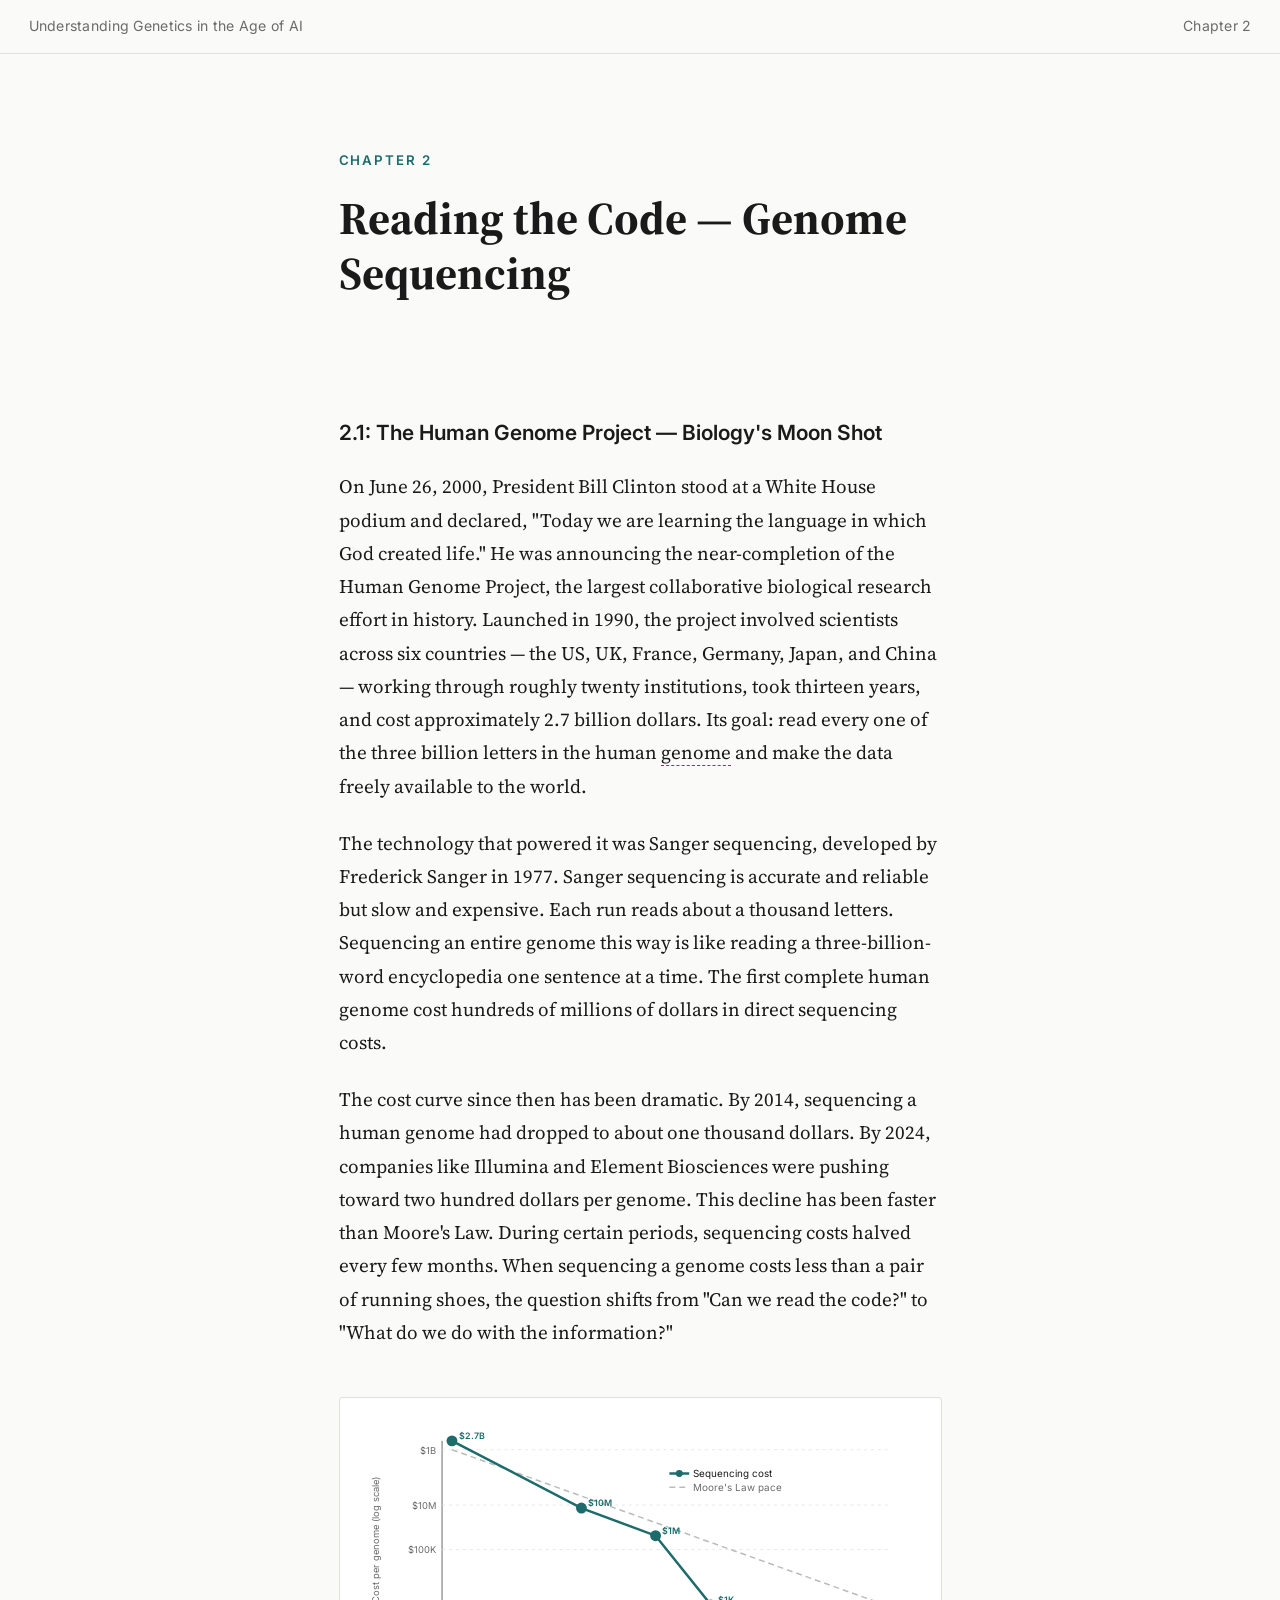
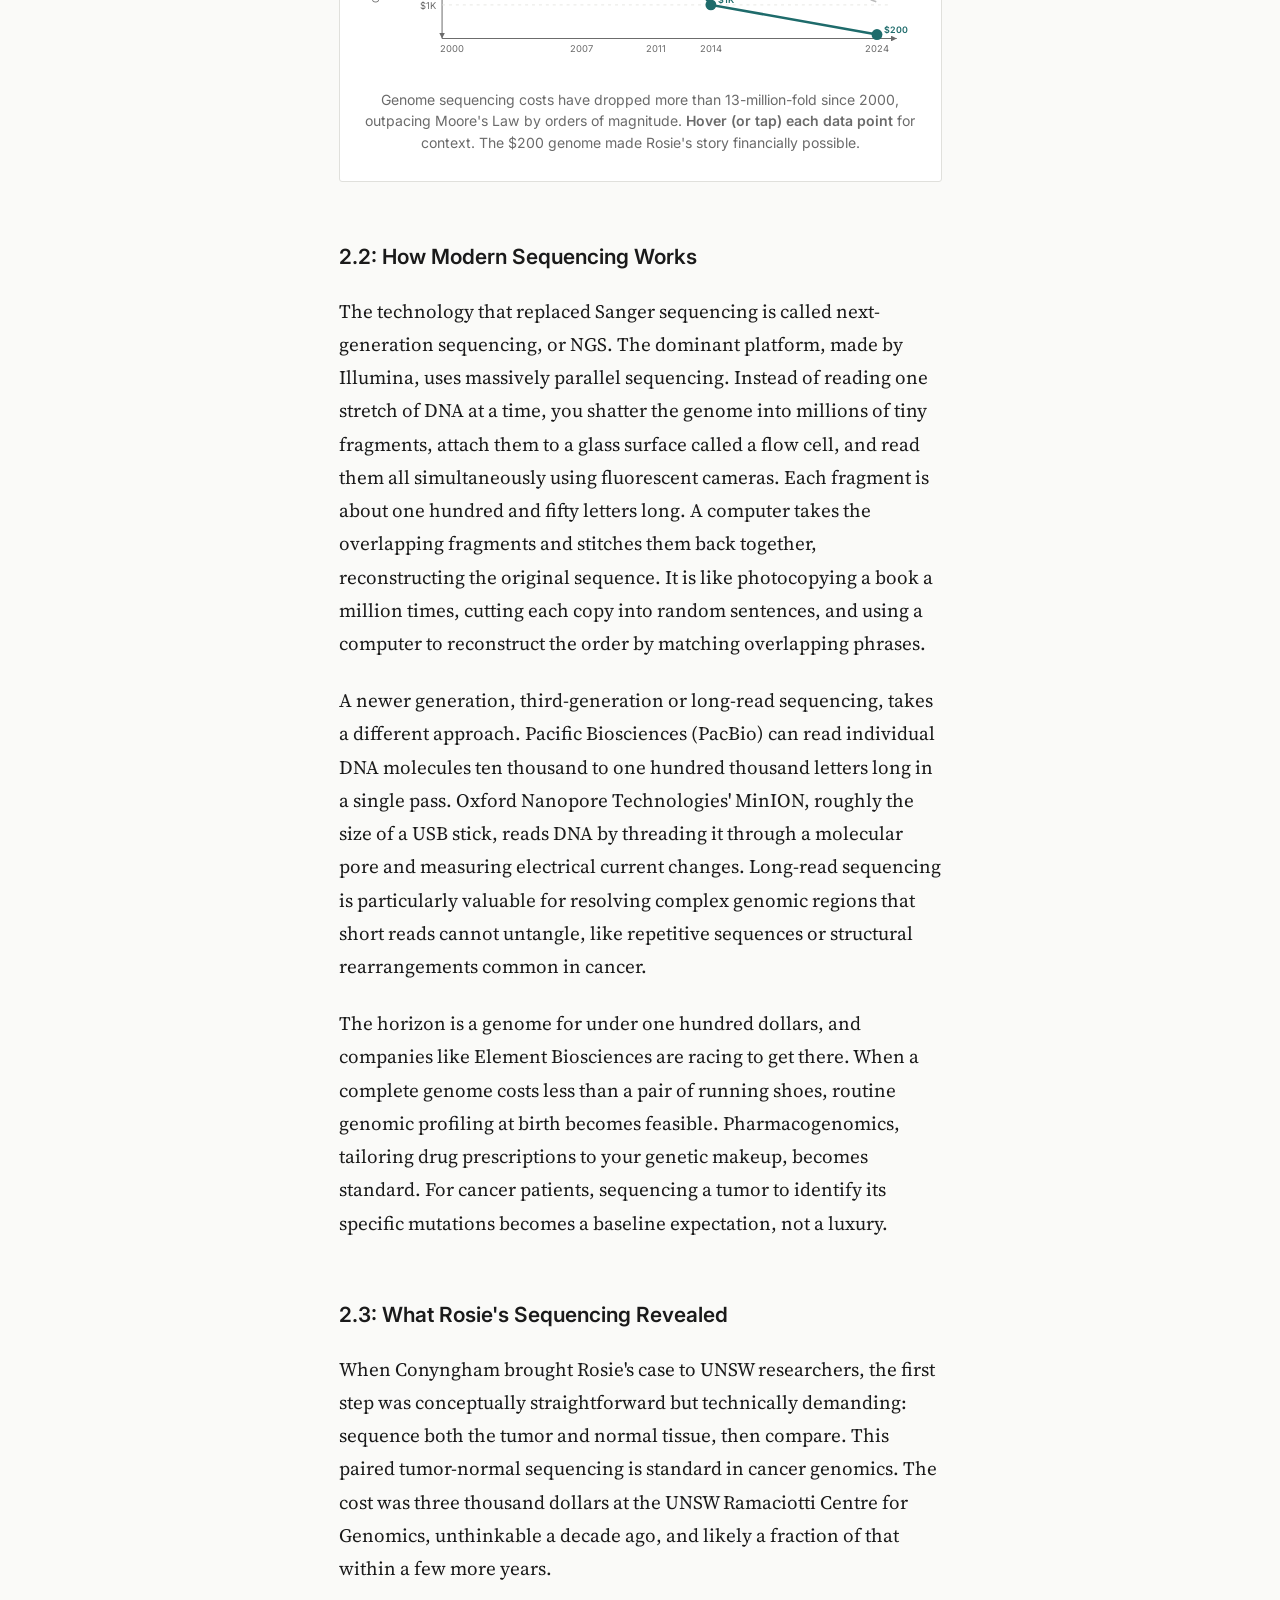
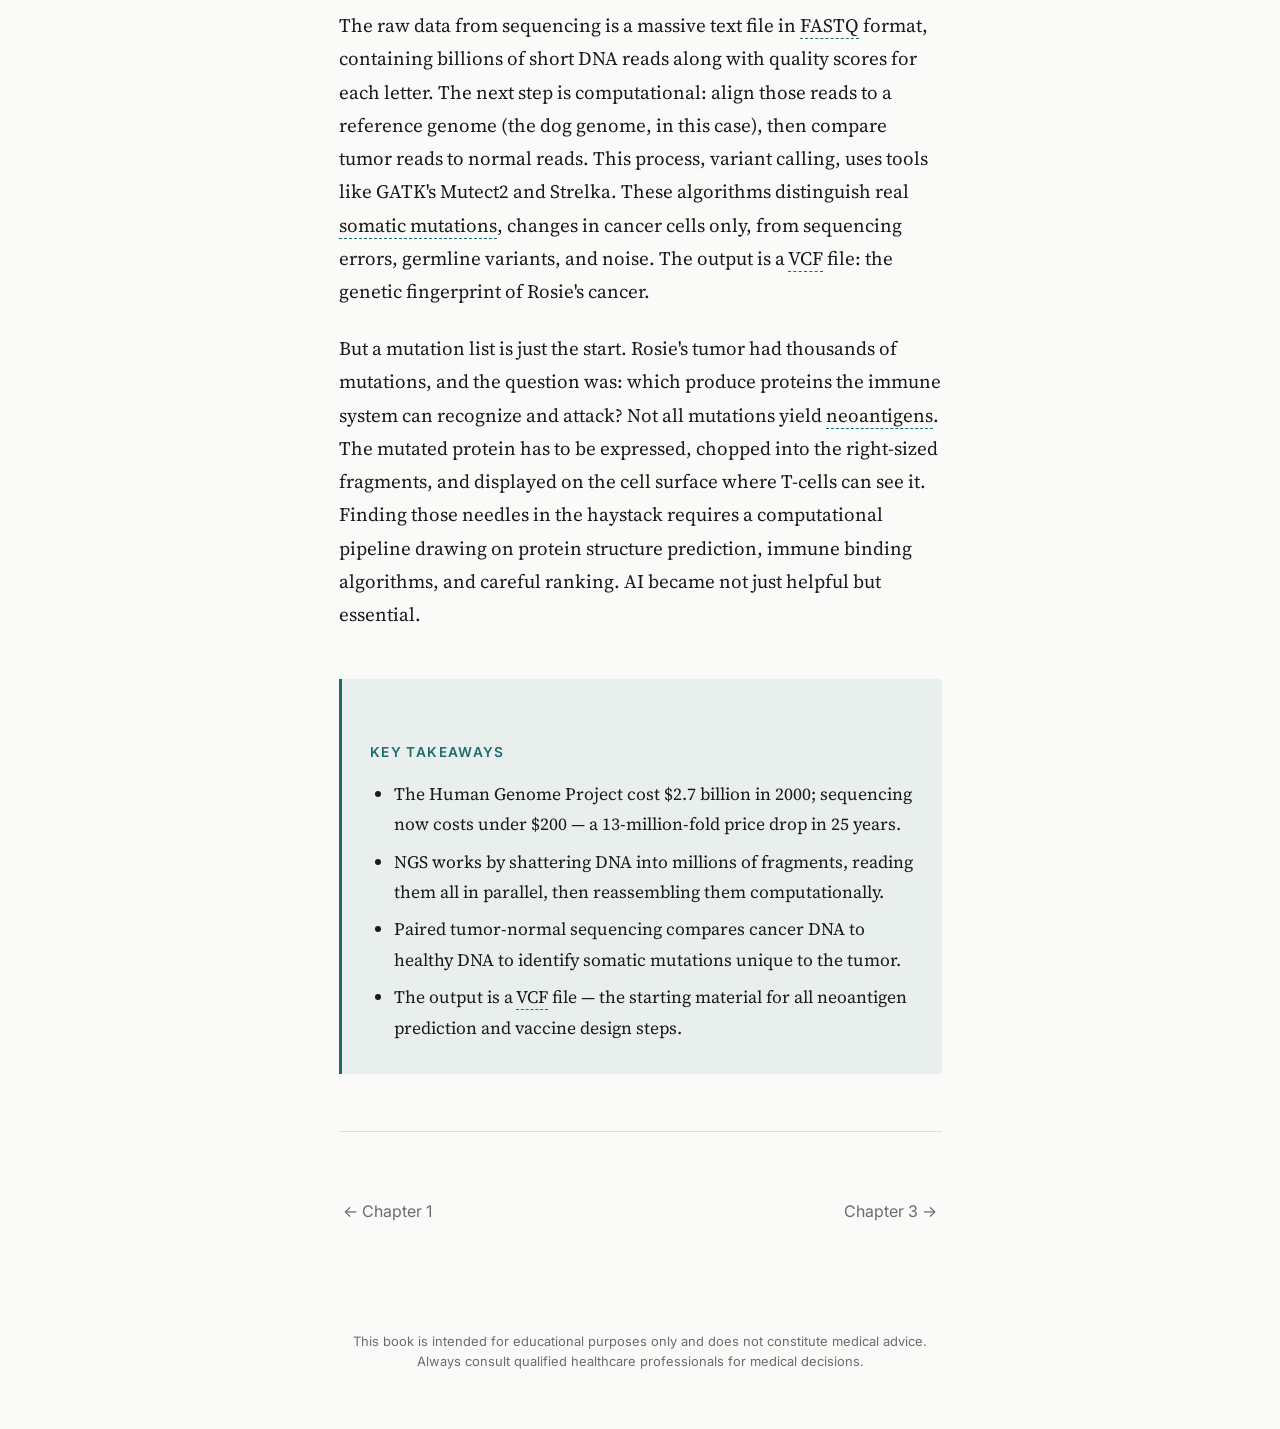
<file: chapter-2.html>
<!DOCTYPE html>
<html lang="en">
<head>
  <meta charset="UTF-8">
  <meta name="viewport" content="width=device-width, initial-scale=1.0">
  <meta name="description" content="From the $2.7 billion Human Genome Project to the $200 genome: how sequencing technology works and why the cost collapse changed everything.">
  <title>Chapter 2: Reading the Code &mdash; Understanding Genetics in the Age of AI</title>
  <link rel="stylesheet" href="styles.css">
  <link rel="icon" href="favicon.svg" type="image/svg+xml">
</head>
<body>

  <div id="reading-progress" aria-hidden="true"></div>

  <a href="#content" class="skip-link">Skip to content</a>

  <header class="top-bar">
    <a href="index.html">Understanding Genetics in the Age of AI</a>
    <span class="chapter-label">Chapter 2</span>
  </header>

  <main id="content" class="container">
    <div class="chapter-header">
      <span class="chapter-number">Chapter 2</span>
      <h1 class="chapter-title">Reading the Code &mdash; Genome Sequencing</h1>
    </div>

    <article class="content">
      <h2>2.1: The Human Genome Project &mdash; Biology's Moon Shot</h2>

      <p>On June 26, 2000, President Bill Clinton stood at a White House podium and declared, "Today we are learning the language in which God created life." He was announcing the near-completion of the Human Genome Project, the largest collaborative biological research effort in history. Launched in 1990, the project involved scientists across six countries — the US, UK, France, Germany, Japan, and China — working through roughly twenty institutions, took thirteen years, and cost approximately 2.7 billion dollars. Its goal: read every one of the three billion letters in the human <span class="term" data-def="The complete set of genetic instructions in an organism — ~3 billion base pairs in humans">genome</span> and make the data freely available to the world.</p>

      <p>The technology that powered it was Sanger sequencing, developed by Frederick Sanger in 1977. Sanger sequencing is accurate and reliable but slow and expensive. Each run reads about a thousand letters. Sequencing an entire genome this way is like reading a three-billion-word encyclopedia one sentence at a time. The first complete human genome cost hundreds of millions of dollars in direct sequencing costs.</p>

      <p>The cost curve since then has been dramatic. By 2014, sequencing a human genome had dropped to about one thousand dollars. By 2024, companies like Illumina and Element Biosciences were pushing toward two hundred dollars per genome. This decline has been faster than Moore's Law. During certain periods, sequencing costs halved every few months. When sequencing a genome costs less than a pair of running shoes, the question shifts from "Can we read the code?" to "What do we do with the information?"</p>

      <figure class="figure">
        <svg id="cost-curve" xmlns="http://www.w3.org/2000/svg" viewBox="0 0 560 250" role="img" aria-labelledby="ch2-title">
  <title id="ch2-title">Genome sequencing cost 2000–2024, log scale, outpacing Moore's Law. Hover data points for details.</title>
  <defs>
    <marker id="ch2-arr" markerWidth="6" markerHeight="6" refX="6" refY="3" orient="auto">
      <polygon points="0 0, 6 3, 0 6" fill="#6b6b6b"/>
    </marker>
  </defs>
  <line x1="80" y1="15" x2="80" y2="215" stroke="#6b6b6b" stroke-width="1" marker-end="url(#ch2-arr)"/>
  <line x1="80" y1="215" x2="540" y2="215" stroke="#6b6b6b" stroke-width="1" marker-end="url(#ch2-arr)"/>
  <line x1="80" y1="24" x2="532" y2="24" stroke="#e0e0dc" stroke-width="0.75" stroke-dasharray="3,4"/>
  <text x="74" y="28" text-anchor="end" font-family="Inter,sans-serif" font-size="9.5" fill="#6b6b6b">$1B</text>
  <line x1="80" y1="80" x2="532" y2="80" stroke="#e0e0dc" stroke-width="0.75" stroke-dasharray="3,4"/>
  <text x="74" y="84" text-anchor="end" font-family="Inter,sans-serif" font-size="9.5" fill="#6b6b6b">$10M</text>
  <line x1="80" y1="125" x2="532" y2="125" stroke="#e0e0dc" stroke-width="0.75" stroke-dasharray="3,4"/>
  <text x="74" y="129" text-anchor="end" font-family="Inter,sans-serif" font-size="9.5" fill="#6b6b6b">$100K</text>
  <line x1="80" y1="181" x2="532" y2="181" stroke="#e0e0dc" stroke-width="0.75" stroke-dasharray="3,4"/>
  <text x="74" y="185" text-anchor="end" font-family="Inter,sans-serif" font-size="9.5" fill="#6b6b6b">$1K</text>
  <!-- Moore's Law reference line -->
  <polyline points="90,24 520,178" fill="none" stroke="#bbb" stroke-width="1.5" stroke-dasharray="6,4"/>
  <!-- Sequencing cost line -->
  <polyline points="90,15 221,83 296,111 352,181 520,211" fill="none" stroke="#1E6B6B" stroke-width="2.5"/>
  <!-- Interactive data points -->
  <circle class="cost-point" cx="90" cy="15" r="5.5" fill="#1E6B6B"
    data-year="2000" data-cost="$2.7 billion" data-context="HGP completion, Sanger sequencing, cost dominated by labour and reagents"/>
  <circle class="cost-point" cx="221" cy="83" r="5.5" fill="#1E6B6B"
    data-year="2007" data-cost="~$10 million" data-context="Next-generation sequencing (NGS) arrives. Illumina's Genome Analyzer launches, slashing cost by 100×"/>
  <circle class="cost-point" cx="296" cy="111" r="5.5" fill="#1E6B6B"
    data-year="2011" data-cost="~$1 million" data-context="HiSeq 2000 released. Illumina dominates the market; sequencing speed increases dramatically"/>
  <circle class="cost-point" cx="352" cy="181" r="5.5" fill="#1E6B6B"
    data-year="2014" data-cost="~$1,000" data-context="The '$1,000 genome' milestone crossed. Illumina's HiSeq X Ten system achieves clinical price point"/>
  <circle class="cost-point" cx="520" cy="211" r="5.5" fill="#1E6B6B"
    data-year="2024" data-cost="~$200" data-context="Element Biosciences and Ultima Genomics race toward sub-$100. Rosie's paired tumor-normal sequencing cost $3,000 AUD at UNSW"/>
  <!-- Labels -->
  <text x="97" y="13" font-family="Inter,sans-serif" font-size="9" fill="#1E6B6B" font-weight="600">$2.7B</text>
  <text x="228" y="81" font-family="Inter,sans-serif" font-size="9" fill="#1E6B6B" font-weight="600">$10M</text>
  <text x="303" y="109" font-family="Inter,sans-serif" font-size="9" fill="#1E6B6B" font-weight="600">$1M</text>
  <text x="359" y="179" font-family="Inter,sans-serif" font-size="9" fill="#1E6B6B" font-weight="600">$1K</text>
  <text x="527" y="209" font-family="Inter,sans-serif" font-size="9" fill="#1E6B6B" font-weight="600">$200</text>
  <text x="90" y="229" text-anchor="middle" font-family="Inter,sans-serif" font-size="9.5" fill="#6b6b6b">2000</text>
  <text x="221" y="229" text-anchor="middle" font-family="Inter,sans-serif" font-size="9.5" fill="#6b6b6b">2007</text>
  <text x="296" y="229" text-anchor="middle" font-family="Inter,sans-serif" font-size="9.5" fill="#6b6b6b">2011</text>
  <text x="352" y="229" text-anchor="middle" font-family="Inter,sans-serif" font-size="9.5" fill="#6b6b6b">2014</text>
  <text x="520" y="229" text-anchor="middle" font-family="Inter,sans-serif" font-size="9.5" fill="#6b6b6b">2024</text>
  <text transform="rotate(-90)" x="-115" y="16" text-anchor="middle" font-family="Inter,sans-serif" font-size="9.5" fill="#6b6b6b">Cost per genome (log scale)</text>
  <!-- Legend -->
  <line x1="310" y1="48" x2="330" y2="48" stroke="#1E6B6B" stroke-width="2.5"/>
  <circle cx="320" cy="48" r="3.5" fill="#1E6B6B"/>
  <text x="334" y="52" font-family="Inter,sans-serif" font-size="10" fill="#1a1a1a">Sequencing cost</text>
  <line x1="310" y1="62" x2="330" y2="62" stroke="#bbb" stroke-width="1.5" stroke-dasharray="6,4"/>
  <text x="334" y="66" font-family="Inter,sans-serif" font-size="10" fill="#6b6b6b">Moore&#39;s Law pace</text>
</svg>
        <figcaption>Genome sequencing costs have dropped more than 13-million-fold since 2000, outpacing Moore's Law by orders of magnitude. <strong>Hover (or tap) each data point</strong> for context. The $200 genome made Rosie's story financially possible.</figcaption>
      </figure>

      <script>
      (function() {
        document.addEventListener('DOMContentLoaded', function() {
          var points = document.querySelectorAll('#cost-curve .cost-point');
          points.forEach(function(pt) {
            pt.setAttribute('tabindex', '0');
            pt.setAttribute('role', 'button');
            pt.setAttribute('aria-label',
              pt.dataset.year + ': ' + pt.dataset.cost + ' — ' + pt.dataset.context);

            function showCostTooltip(e) {
              var tooltip = document.getElementById('tooltip');
              if (!tooltip) return;
              tooltip.textContent = pt.dataset.year + ' — ' + pt.dataset.cost + ': ' + pt.dataset.context;
              tooltip.classList.add('visible');
              var x = (e.clientX || (e.touches && e.touches[0].clientX) || 0);
              var y = (e.clientY || (e.touches && e.touches[0].clientY) || 0);
              var tw = tooltip.offsetWidth || 280;
              var left = x - tw / 2;
              if (left < 8) left = 8;
              if (left + tw > window.innerWidth - 8) left = window.innerWidth - tw - 8;
              tooltip.style.left = left + 'px';
              tooltip.style.top = (y - tooltip.offsetHeight - 10) + 'px';
            }
            pt.addEventListener('mouseenter', showCostTooltip);
            pt.addEventListener('mousemove', showCostTooltip);
            pt.addEventListener('mouseleave', function() {
              var tooltip = document.getElementById('tooltip');
              if (tooltip) tooltip.classList.remove('visible');
            });
            pt.addEventListener('focus', showCostTooltip);
            pt.addEventListener('blur', function() {
              var tooltip = document.getElementById('tooltip');
              if (tooltip) tooltip.classList.remove('visible');
            });
          });
        });
      })();
      </script>

      <h2>2.2: How Modern Sequencing Works</h2>

      <p>The technology that replaced Sanger sequencing is called next-generation sequencing, or NGS. The dominant platform, made by Illumina, uses massively parallel sequencing. Instead of reading one stretch of DNA at a time, you shatter the genome into millions of tiny fragments, attach them to a glass surface called a flow cell, and read them all simultaneously using fluorescent cameras. Each fragment is about one hundred and fifty letters long. A computer takes the overlapping fragments and stitches them back together, reconstructing the original sequence. It is like photocopying a book a million times, cutting each copy into random sentences, and using a computer to reconstruct the order by matching overlapping phrases.</p>

      <p>A newer generation, third-generation or long-read sequencing, takes a different approach. Pacific Biosciences (PacBio) can read individual DNA molecules ten thousand to one hundred thousand letters long in a single pass. Oxford Nanopore Technologies' MinION, roughly the size of a USB stick, reads DNA by threading it through a molecular pore and measuring electrical current changes. Long-read sequencing is particularly valuable for resolving complex genomic regions that short reads cannot untangle, like repetitive sequences or structural rearrangements common in cancer.</p>

      <p>The horizon is a genome for under one hundred dollars, and companies like Element Biosciences are racing to get there. When a complete genome costs less than a pair of running shoes, routine genomic profiling at birth becomes feasible. Pharmacogenomics, tailoring drug prescriptions to your genetic makeup, becomes standard. For cancer patients, sequencing a tumor to identify its specific mutations becomes a baseline expectation, not a luxury.</p>

      <h2>2.3: What Rosie's Sequencing Revealed</h2>

      <p>When Conyngham brought Rosie's case to UNSW researchers, the first step was conceptually straightforward but technically demanding: sequence both the tumor and normal tissue, then compare. This paired tumor-normal sequencing is standard in cancer genomics. The cost was three thousand dollars at the UNSW Ramaciotti Centre for Genomics, unthinkable a decade ago, and likely a fraction of that within a few more years.</p>

      <p>The raw data from sequencing is a massive text file in <span class="term" data-def="The standard file format for raw sequencing reads — contains the DNA sequence + a quality score for every base">FASTQ</span> format, containing billions of short DNA reads along with quality scores for each letter. The next step is computational: align those reads to a reference genome (the dog genome, in this case), then compare tumor reads to normal reads. This process, variant calling, uses tools like GATK's Mutect2 and Strelka. These algorithms distinguish real <span class="term" data-def="A DNA change that occurs in a body cell after conception — not inherited, not passed to children">somatic mutations</span>, changes in cancer cells only, from sequencing errors, germline variants, and noise. The output is a <span class="term" data-def="Variant Call Format — a text file listing every detected genetic variant with its chromosomal position and quality metrics">VCF</span> file: the genetic fingerprint of Rosie's cancer.</p>

      <p>But a mutation list is just the start. Rosie's tumor had thousands of mutations, and the question was: which produce proteins the immune system can recognize and attack? Not all mutations yield <span class="term" data-def="A mutation-derived peptide displayed on a cancer cell's surface, recognisable by the immune system as foreign">neoantigens</span>. The mutated protein has to be expressed, chopped into the right-sized fragments, and displayed on the cell surface where T-cells can see it. Finding those needles in the haystack requires a computational pipeline drawing on protein structure prediction, immune binding algorithms, and careful ranking. AI became not just helpful but essential.</p>

      <div class="key-takeaways">
        <h3>Key Takeaways</h3>
        <ul>
          <li>The Human Genome Project cost $2.7 billion in 2000; sequencing now costs under $200 — a 13-million-fold price drop in 25 years.</li>
          <li>NGS works by shattering DNA into millions of fragments, reading them all in parallel, then reassembling them computationally.</li>
          <li>Paired tumor-normal sequencing compares cancer DNA to healthy DNA to identify somatic mutations unique to the tumor.</li>
          <li>The output is a <span class="term" data-def="Variant Call Format — a text file listing every detected genetic variant with its chromosomal position and quality metrics">VCF</span> file — the starting material for all neoantigen prediction and vaccine design steps.</li>
        </ul>
      </div>
    </article>

    <nav class="bottom-nav" aria-label="Chapter navigation">
      <a href="chapter-1.html" class="prev">Chapter 1</a>
      <a href="chapter-3.html" class="next">Chapter 3</a>
    </nav>
  </main>

  <footer class="container">
    <p class="disclaimer">This book is intended for educational purposes only and does not constitute medical advice. Always consult qualified healthcare professionals for medical decisions.</p>
  </footer>

  <script src="scripts.js"></script>
</body>
</html>
</file>
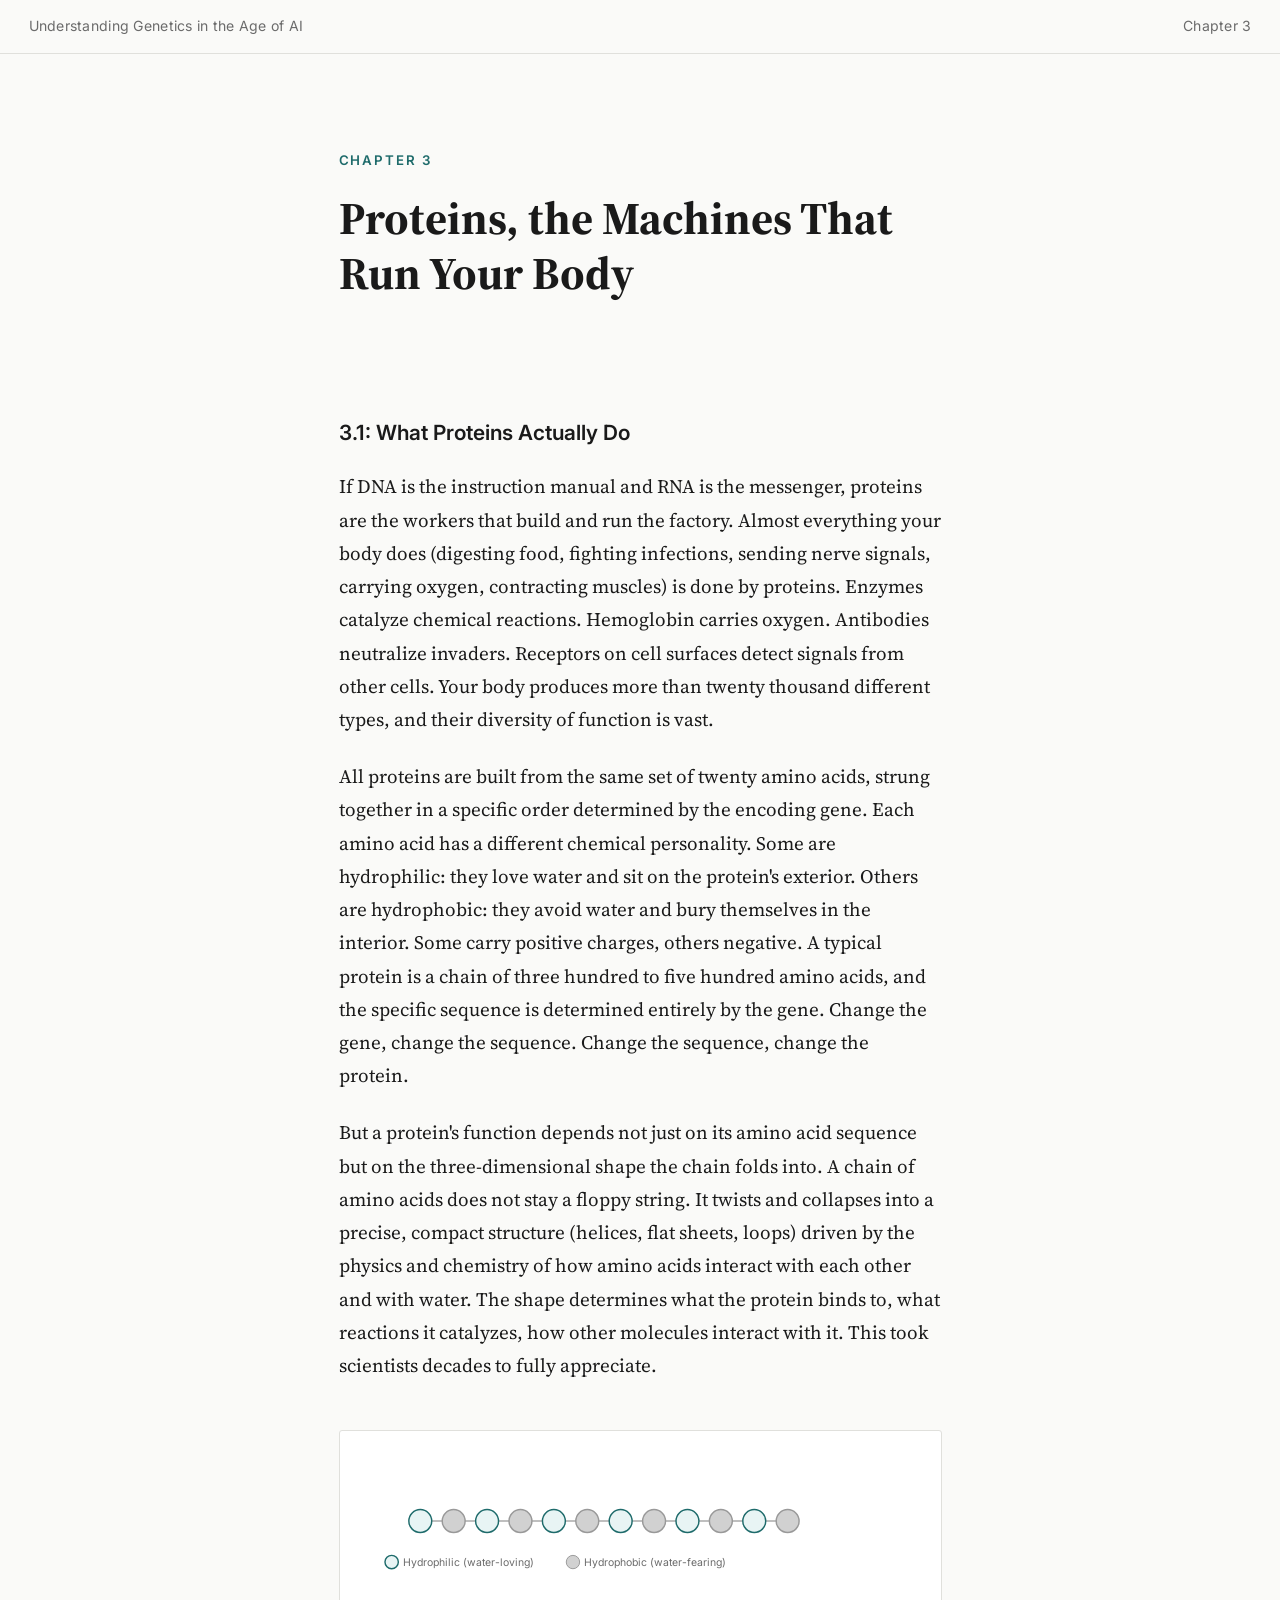
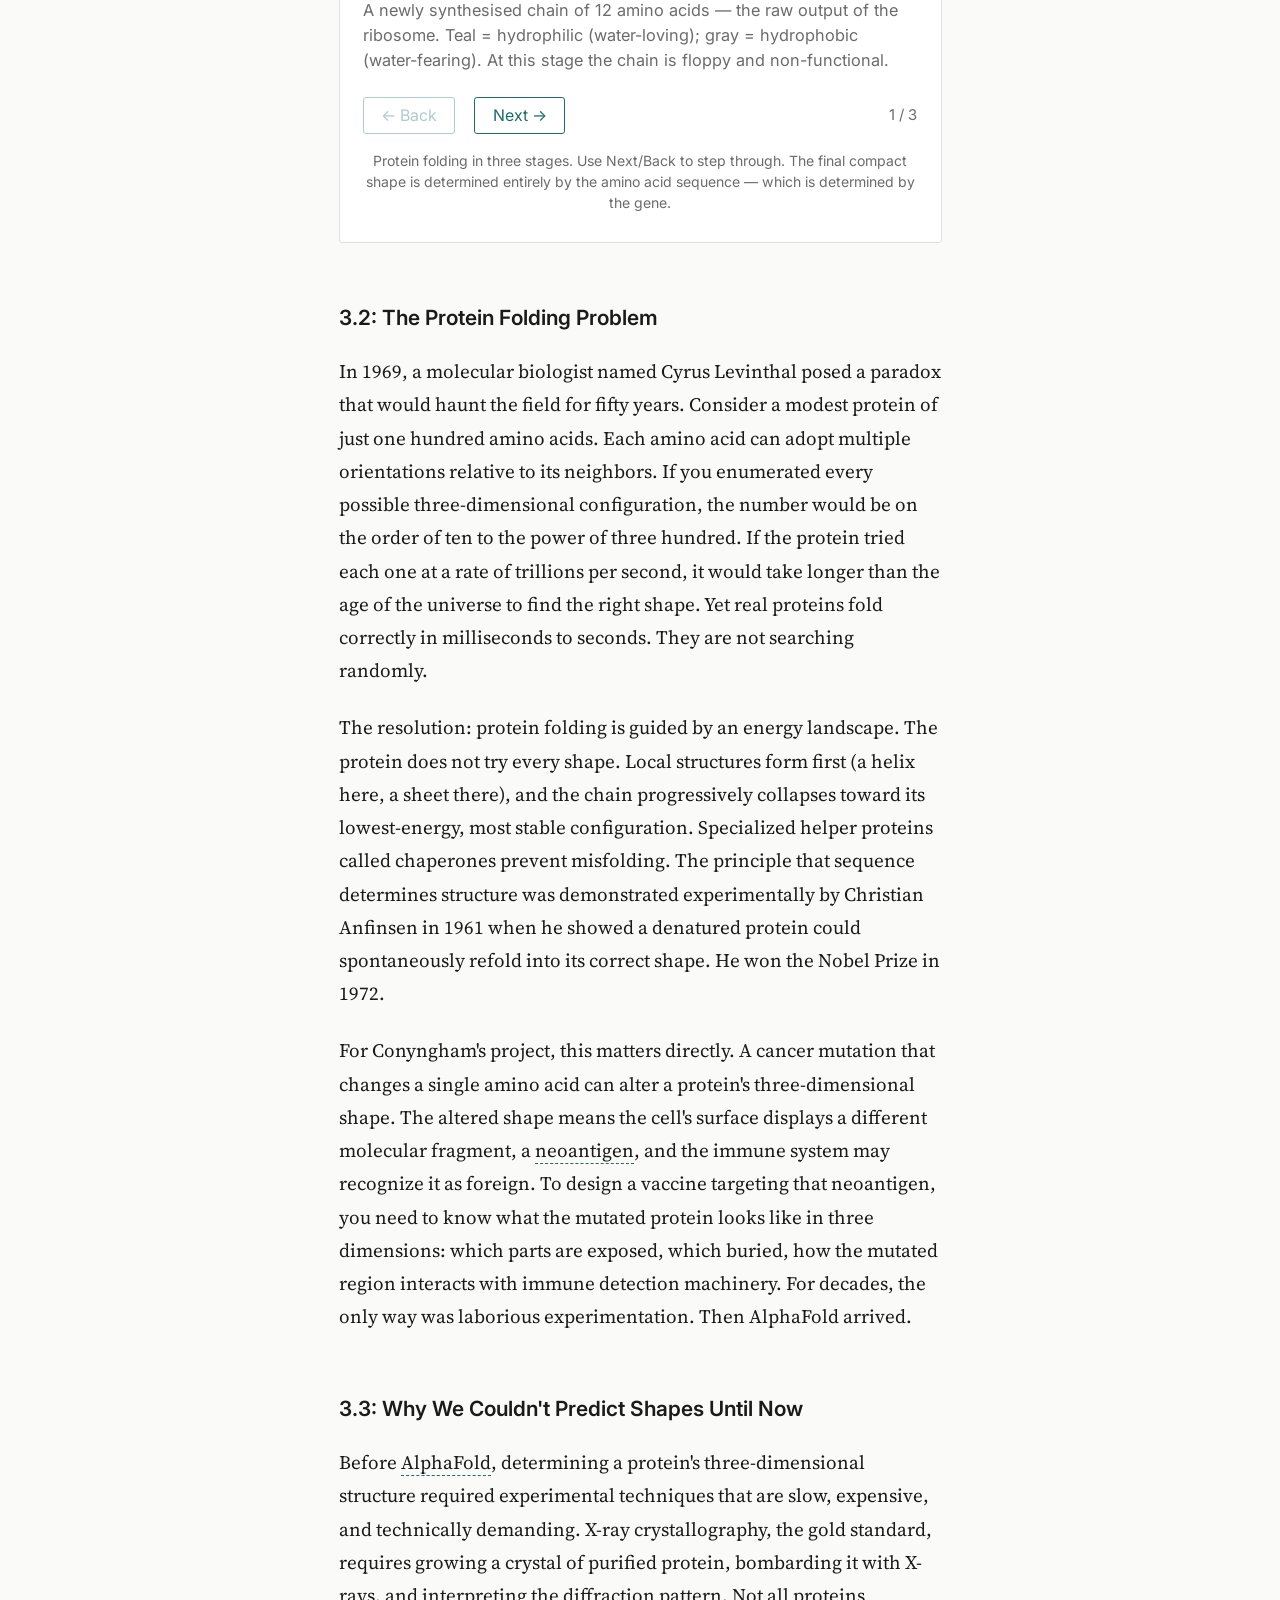
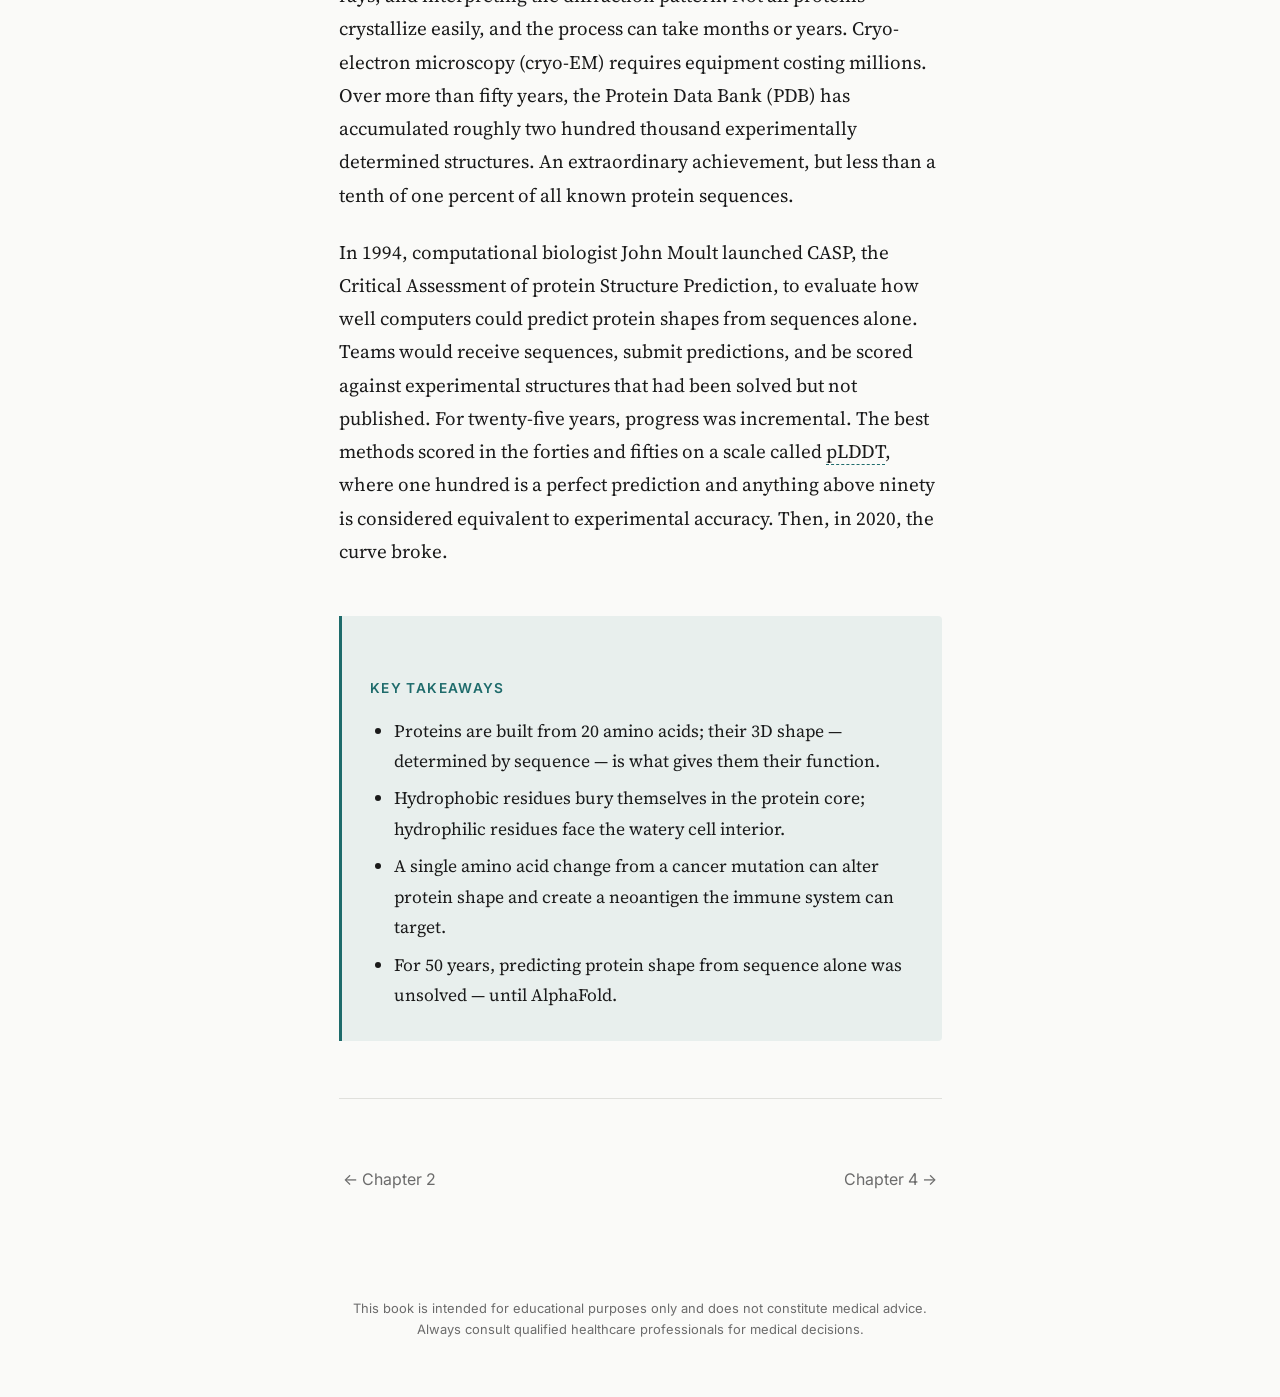
<file: chapter-3.html>
<!DOCTYPE html>
<html lang="en">
<head>
  <meta charset="UTF-8">
  <meta name="viewport" content="width=device-width, initial-scale=1.0">
  <meta name="description" content="How proteins fold from amino acid sequences into functional 3D machines, why the folding problem stumped science for 50 years, and what Anfinsen proved in 1961.">
  <title>Chapter 3: Proteins &mdash; Understanding Genetics in the Age of AI</title>
  <link rel="stylesheet" href="styles.css">
  <link rel="icon" href="favicon.svg" type="image/svg+xml">
</head>
<body>

  <div id="reading-progress" aria-hidden="true"></div>

  <a href="#content" class="skip-link">Skip to content</a>

  <header class="top-bar">
    <a href="index.html">Understanding Genetics in the Age of AI</a>
    <span class="chapter-label">Chapter 3</span>
  </header>

  <main id="content" class="container">
    <div class="chapter-header">
      <span class="chapter-number">Chapter 3</span>
      <h1 class="chapter-title">Proteins, the Machines That Run Your Body</h1>
    </div>

    <article class="content">
      <h2>3.1: What Proteins Actually Do</h2>

      <p>If DNA is the instruction manual and RNA is the messenger, proteins are the workers that build and run the factory. Almost everything your body does (digesting food, fighting infections, sending nerve signals, carrying oxygen, contracting muscles) is done by proteins. Enzymes catalyze chemical reactions. Hemoglobin carries oxygen. Antibodies neutralize invaders. Receptors on cell surfaces detect signals from other cells. Your body produces more than twenty thousand different types, and their diversity of function is vast.</p>

      <p>All proteins are built from the same set of twenty amino acids, strung together in a specific order determined by the encoding gene. Each amino acid has a different chemical personality. Some are hydrophilic: they love water and sit on the protein's exterior. Others are hydrophobic: they avoid water and bury themselves in the interior. Some carry positive charges, others negative. A typical protein is a chain of three hundred to five hundred amino acids, and the specific sequence is determined entirely by the gene. Change the gene, change the sequence. Change the sequence, change the protein.</p>

      <p>But a protein's function depends not just on its amino acid sequence but on the three-dimensional shape the chain folds into. A chain of amino acids does not stay a floppy string. It twists and collapses into a precise, compact structure (helices, flat sheets, loops) driven by the physics and chemistry of how amino acids interact with each other and with water. The shape determines what the protein binds to, what reactions it catalyzes, how other molecules interact with it. This took scientists decades to fully appreciate.</p>

      <figure class="figure">
        <div class="stepper" tabindex="0" aria-label="Protein folding step-through diagram">

          <!-- Step 1: Linear chain -->
          <div class="step active" aria-label="Step 1 of 3: Linear amino acid chain">
            <svg xmlns="http://www.w3.org/2000/svg" viewBox="0 0 580 130" role="img" aria-label="Linear chain of 12 amino acid circles">
              <!-- Backbone lines -->
              <line x1="60" y1="65" x2="95" y2="65" stroke="#aaa" stroke-width="1.5"/>
              <line x1="95" y1="65" x2="130" y2="65" stroke="#aaa" stroke-width="1.5"/>
              <line x1="130" y1="65" x2="165" y2="65" stroke="#aaa" stroke-width="1.5"/>
              <line x1="165" y1="65" x2="200" y2="65" stroke="#aaa" stroke-width="1.5"/>
              <line x1="200" y1="65" x2="235" y2="65" stroke="#aaa" stroke-width="1.5"/>
              <line x1="235" y1="65" x2="270" y2="65" stroke="#aaa" stroke-width="1.5"/>
              <line x1="270" y1="65" x2="305" y2="65" stroke="#aaa" stroke-width="1.5"/>
              <line x1="305" y1="65" x2="340" y2="65" stroke="#aaa" stroke-width="1.5"/>
              <line x1="340" y1="65" x2="375" y2="65" stroke="#aaa" stroke-width="1.5"/>
              <line x1="375" y1="65" x2="410" y2="65" stroke="#aaa" stroke-width="1.5"/>
              <line x1="410" y1="65" x2="445" y2="65" stroke="#aaa" stroke-width="1.5"/>
              <!-- Hydrophobic (gray) -->
              <circle cx="95"  cy="65" r="12" fill="#d1d1d1" stroke="#999" stroke-width="1.5"/>
              <circle cx="165" cy="65" r="12" fill="#d1d1d1" stroke="#999" stroke-width="1.5"/>
              <circle cx="235" cy="65" r="12" fill="#d1d1d1" stroke="#999" stroke-width="1.5"/>
              <circle cx="305" cy="65" r="12" fill="#d1d1d1" stroke="#999" stroke-width="1.5"/>
              <circle cx="375" cy="65" r="12" fill="#d1d1d1" stroke="#999" stroke-width="1.5"/>
              <circle cx="445" cy="65" r="12" fill="#d1d1d1" stroke="#999" stroke-width="1.5"/>
              <!-- Hydrophilic (teal) -->
              <circle cx="60"  cy="65" r="12" fill="#e8f4f4" stroke="#1E6B6B" stroke-width="1.5"/>
              <circle cx="130" cy="65" r="12" fill="#e8f4f4" stroke="#1E6B6B" stroke-width="1.5"/>
              <circle cx="200" cy="65" r="12" fill="#e8f4f4" stroke="#1E6B6B" stroke-width="1.5"/>
              <circle cx="270" cy="65" r="12" fill="#e8f4f4" stroke="#1E6B6B" stroke-width="1.5"/>
              <circle cx="340" cy="65" r="12" fill="#e8f4f4" stroke="#1E6B6B" stroke-width="1.5"/>
              <circle cx="410" cy="65" r="12" fill="#e8f4f4" stroke="#1E6B6B" stroke-width="1.5"/>
              <!-- Legend -->
              <circle cx="30"  cy="108" r="7" fill="#e8f4f4" stroke="#1E6B6B" stroke-width="1.5"/>
              <text x="42" cy="112" y="112" font-family="Inter,sans-serif" font-size="11" fill="#6b6b6b">Hydrophilic (water-loving)</text>
              <circle cx="220" cy="108" r="7" fill="#d1d1d1" stroke="#999" stroke-width="1"/>
              <text x="232" y="112" font-family="Inter,sans-serif" font-size="11" fill="#6b6b6b">Hydrophobic (water-fearing)</text>
            </svg>
            <p class="step-caption">A newly synthesised chain of 12 amino acids — the raw output of the ribosome. Teal = hydrophilic (water-loving); gray = hydrophobic (water-fearing). At this stage the chain is floppy and non-functional.</p>
          </div>

          <!-- Step 2: Folding begins -->
          <div class="step" aria-label="Step 2 of 3: Hydrophobic collapse begins">
            <svg xmlns="http://www.w3.org/2000/svg" viewBox="0 0 580 160" role="img" aria-label="Chain begins to curve as hydrophobic residues cluster">
              <!-- Curved backbone -->
              <path d="M60,100 C100,100 120,55 165,52 C210,49 230,105 275,85 C320,65 340,45 385,65 C430,85 445,105 490,100" fill="none" stroke="#aaa" stroke-width="1.5"/>
              <!-- Hydrophilic (teal) — on outside -->
              <circle cx="60"  cy="100" r="12" fill="#e8f4f4" stroke="#1E6B6B" stroke-width="1.5"/>
              <circle cx="130" cy="70"  r="12" fill="#e8f4f4" stroke="#1E6B6B" stroke-width="1.5"/>
              <circle cx="215" cy="100" r="12" fill="#e8f4f4" stroke="#1E6B6B" stroke-width="1.5"/>
              <circle cx="270" cy="78"  r="12" fill="#e8f4f4" stroke="#1E6B6B" stroke-width="1.5"/>
              <circle cx="360" cy="55"  r="12" fill="#e8f4f4" stroke="#1E6B6B" stroke-width="1.5"/>
              <circle cx="490" cy="100" r="12" fill="#e8f4f4" stroke="#1E6B6B" stroke-width="1.5"/>
              <!-- Hydrophobic (gray) — migrating toward center -->
              <circle cx="95"  cy="78"  r="12" fill="#d1d1d1" stroke="#999" stroke-width="1.5"/>
              <circle cx="168" cy="55"  r="12" fill="#d1d1d1" stroke="#999" stroke-width="1.5"/>
              <circle cx="235" cy="82"  r="12" fill="#d1d1d1" stroke="#999" stroke-width="1.5"/>
              <circle cx="310" cy="65"  r="12" fill="#d1d1d1" stroke="#999" stroke-width="1.5"/>
              <circle cx="395" cy="78"  r="12" fill="#d1d1d1" stroke="#999" stroke-width="1.5"/>
              <circle cx="445" cy="98"  r="12" fill="#d1d1d1" stroke="#999" stroke-width="1.5"/>
              <!-- Arrow indicating motion -->
              <text x="270" y="148" text-anchor="middle" font-family="Inter,sans-serif" font-size="11" fill="#1E6B6B">↕ hydrophobic residues avoiding water, beginning to cluster</text>
            </svg>
            <p class="step-caption">Hydrophobic residues avoid the surrounding water and begin migrating toward each other. The chain starts to curve and collapse. This is driven purely by thermodynamics — no energy input required.</p>
          </div>

          <!-- Step 3: Folded protein -->
          <div class="step" aria-label="Step 3 of 3: Folded protein with labeled core and surface">
            <svg xmlns="http://www.w3.org/2000/svg" viewBox="0 0 580 175" role="img" aria-label="Compact folded protein with hydrophobic core and hydrophilic surface">
              <!-- Protein blob -->
              <ellipse cx="290" cy="82" rx="110" ry="72" fill="#f0f9f9" stroke="#1E6B6B" stroke-width="1.5"/>
              <!-- Core label -->
              <text x="290" y="78" text-anchor="middle" font-family="Inter,sans-serif" font-size="11" font-weight="600" fill="#6b6b6b">Core</text>
              <!-- Hydrophobic (gray) — in center -->
              <circle cx="270" cy="72" r="13" fill="#d1d1d1" stroke="#999" stroke-width="1"/>
              <circle cx="300" cy="90" r="13" fill="#d1d1d1" stroke="#999" stroke-width="1"/>
              <circle cx="285" cy="55" r="13" fill="#d1d1d1" stroke="#999" stroke-width="1"/>
              <!-- Hydrophilic (teal) — on surface -->
              <circle cx="185" cy="78" r="12" fill="#e8f4f4" stroke="#1E6B6B" stroke-width="1.5"/>
              <circle cx="200" cy="115" r="12" fill="#e8f4f4" stroke="#1E6B6B" stroke-width="1.5"/>
              <circle cx="395" cy="78" r="12" fill="#e8f4f4" stroke="#1E6B6B" stroke-width="1.5"/>
              <circle cx="378" cy="115" r="12" fill="#e8f4f4" stroke="#1E6B6B" stroke-width="1.5"/>
              <circle cx="290" cy="15"  r="12" fill="#e8f4f4" stroke="#1E6B6B" stroke-width="1.5"/>
              <circle cx="250" cy="148" r="12" fill="#e8f4f4" stroke="#1E6B6B" stroke-width="1.5"/>
              <!-- Surface label -->
              <text x="140" y="82" text-anchor="end" font-family="Inter,sans-serif" font-size="11" fill="#1E6B6B">Surface</text>
              <line x1="142" y1="78" x2="170" y2="78" stroke="#1E6B6B" stroke-width="1" stroke-dasharray="2,2"/>
              <!-- Legend -->
              <circle cx="80"  cy="162" r="7" fill="#e8f4f4" stroke="#1E6B6B" stroke-width="1.5"/>
              <text x="92" y="166" font-family="Inter,sans-serif" font-size="10" fill="#6b6b6b">Hydrophilic (surface-facing)</text>
              <circle cx="290" cy="162" r="7" fill="#d1d1d1" stroke="#999" stroke-width="1"/>
              <text x="302" y="166" font-family="Inter,sans-serif" font-size="10" fill="#6b6b6b">Hydrophobic (buried in core)</text>
            </svg>
            <p class="step-caption">The folded protein: hydrophobic core buried away from water, hydrophilic surface facing the cell's watery interior. <strong>Shape = function</strong>. A single amino acid change from a cancer mutation can alter this shape — creating a neoantigen the immune system can recognise.</p>
          </div>

          <div class="stepper-controls">
            <button class="btn-back" aria-label="Previous step">&#8592; Back</button>
            <button class="btn-next" aria-label="Next step">Next &#8594;</button>
            <span class="step-counter" aria-live="polite">1 / 3</span>
          </div>
        </div>
        <figcaption>Protein folding in three stages. Use Next/Back to step through. The final compact shape is determined entirely by the amino acid sequence — which is determined by the gene.</figcaption>
      </figure>

      <!-- original static SVG kept below, hidden, for accessibility fallback -->
      <figure class="figure" style="display:none" aria-hidden="true">
        <svg xmlns="http://www.w3.org/2000/svg" viewBox="0 0 580 175" role="img" aria-labelledby="ch3-title">
  <title id="ch3-title">Protein folding stages: linear chain, secondary structure, folded protein</title>
  <defs>
    <marker id="ch3-arr" markerWidth="8" markerHeight="6" refX="8" refY="3" orient="auto">
      <polygon points="0 0, 8 3, 0 6" fill="#1E6B6B"/>
    </marker>
  </defs>
  <!-- Dividers -->
  <line x1="192" y1="8" x2="192" y2="148" stroke="#e0e0dc" stroke-width="1"/>
  <line x1="387" y1="8" x2="387" y2="148" stroke="#e0e0dc" stroke-width="1"/>
  <!-- ── Panel 1: Linear chain ── -->
  <line x1="22" y1="80" x2="47" y2="62" stroke="#aaa" stroke-width="1.5"/>
  <line x1="47" y1="62" x2="72" y2="80" stroke="#aaa" stroke-width="1.5"/>
  <line x1="72" y1="80" x2="97" y2="62" stroke="#aaa" stroke-width="1.5"/>
  <line x1="97" y1="62" x2="122" y2="80" stroke="#aaa" stroke-width="1.5"/>
  <line x1="122" y1="80" x2="147" y2="62" stroke="#aaa" stroke-width="1.5"/>
  <line x1="147" y1="62" x2="172" y2="80" stroke="#aaa" stroke-width="1.5"/>
  <circle cx="22" cy="80" r="11" fill="#e8f4f4" stroke="#1E6B6B" stroke-width="1.5"/>
  <circle cx="47" cy="62" r="11" fill="#d1d1d1" stroke="#999" stroke-width="1.5"/>
  <circle cx="72" cy="80" r="11" fill="#e8f4f4" stroke="#1E6B6B" stroke-width="1.5"/>
  <circle cx="97" cy="62" r="11" fill="#d1d1d1" stroke="#999" stroke-width="1.5"/>
  <circle cx="122" cy="80" r="11" fill="#e8f4f4" stroke="#1E6B6B" stroke-width="1.5"/>
  <circle cx="147" cy="62" r="11" fill="#d1d1d1" stroke="#999" stroke-width="1.5"/>
  <circle cx="172" cy="80" r="11" fill="#e8f4f4" stroke="#1E6B6B" stroke-width="1.5"/>
  <text x="97" y="118" text-anchor="middle" font-family="Inter,sans-serif" font-size="11" font-weight="600" fill="#1a1a1a">Linear chain</text>
  <text x="97" y="133" text-anchor="middle" font-family="Inter,sans-serif" font-size="10" fill="#6b6b6b">Amino acid sequence</text>
  <!-- Arrow 1 -->
  <line x1="200" y1="71" x2="215" y2="71" stroke="#1E6B6B" stroke-width="1.5" marker-end="url(#ch3-arr)"/>
  <!-- ── Panel 2: Secondary structure (coiling) ── -->
  <line x1="225" y1="95" x2="248" y2="58" stroke="#aaa" stroke-width="1.5"/>
  <line x1="248" y1="58" x2="278" y2="50" stroke="#aaa" stroke-width="1.5"/>
  <line x1="278" y1="50" x2="308" y2="58" stroke="#aaa" stroke-width="1.5"/>
  <line x1="308" y1="58" x2="330" y2="95" stroke="#aaa" stroke-width="1.5"/>
  <line x1="330" y1="95" x2="350" y2="75" stroke="#aaa" stroke-width="1.5"/>
  <line x1="350" y1="75" x2="370" y2="95" stroke="#aaa" stroke-width="1.5"/>
  <circle cx="225" cy="95" r="11" fill="#e8f4f4" stroke="#1E6B6B" stroke-width="1.5"/>
  <circle cx="248" cy="58" r="11" fill="#d1d1d1" stroke="#999" stroke-width="1.5"/>
  <circle cx="278" cy="50" r="11" fill="#d1d1d1" stroke="#999" stroke-width="1.5"/>
  <circle cx="308" cy="58" r="11" fill="#d1d1d1" stroke="#999" stroke-width="1.5"/>
  <circle cx="330" cy="95" r="11" fill="#e8f4f4" stroke="#1E6B6B" stroke-width="1.5"/>
  <circle cx="350" cy="75" r="11" fill="#e8f4f4" stroke="#1E6B6B" stroke-width="1.5"/>
  <circle cx="370" cy="95" r="11" fill="#d1d1d1" stroke="#999" stroke-width="1.5"/>
  <text x="297" y="118" text-anchor="middle" font-family="Inter,sans-serif" font-size="11" font-weight="600" fill="#1a1a1a">Secondary structure</text>
  <text x="297" y="133" text-anchor="middle" font-family="Inter,sans-serif" font-size="10" fill="#6b6b6b">Helices &amp; sheets forming</text>
  <!-- Arrow 2 -->
  <line x1="395" y1="71" x2="410" y2="71" stroke="#1E6B6B" stroke-width="1.5" marker-end="url(#ch3-arr)"/>
  <!-- ── Panel 3: Folded protein ── -->
  <ellipse cx="492" cy="72" rx="72" ry="55" fill="#f0f9f9" stroke="#1E6B6B" stroke-width="1.5"/>
  <!-- Buried hydrophobic (gray) -->
  <circle cx="478" cy="68" r="11" fill="#d1d1d1" stroke="#999" stroke-width="1"/>
  <circle cx="505" cy="78" r="11" fill="#d1d1d1" stroke="#999" stroke-width="1"/>
  <circle cx="490" cy="52" r="11" fill="#d1d1d1" stroke="#999" stroke-width="1"/>
  <!-- Surface hydrophilic (teal) -->
  <circle cx="424" cy="67" r="11" fill="#e8f4f4" stroke="#1E6B6B" stroke-width="1.5"/>
  <circle cx="437" cy="98" r="11" fill="#e8f4f4" stroke="#1E6B6B" stroke-width="1.5"/>
  <circle cx="560" cy="67" r="11" fill="#e8f4f4" stroke="#1E6B6B" stroke-width="1.5"/>
  <circle cx="547" cy="98" r="11" fill="#e8f4f4" stroke="#1E6B6B" stroke-width="1.5"/>
  <circle cx="492" cy="20" r="11" fill="#e8f4f4" stroke="#1E6B6B" stroke-width="1.5"/>
  <text x="492" y="148" text-anchor="middle" font-family="Inter,sans-serif" font-size="11" font-weight="600" fill="#1a1a1a">Folded protein</text>
  <text x="492" y="163" text-anchor="middle" font-family="Inter,sans-serif" font-size="10" fill="#6b6b6b">Hydrophilic outside, hydrophobic inside</text>
  <!-- Legend (bottom left) -->
  <circle cx="15" cy="155" r="7" fill="#e8f4f4" stroke="#1E6B6B" stroke-width="1.5"/>
  <text x="26" y="159" font-family="Inter,sans-serif" font-size="9.5" fill="#6b6b6b">Hydrophilic (water-loving)</text>
  <circle cx="155" cy="155" r="7" fill="#d1d1d1" stroke="#999" stroke-width="1"/>
  <text x="166" y="159" font-family="Inter,sans-serif" font-size="9.5" fill="#6b6b6b">Hydrophobic (water-avoiding)</text>
</svg>
        <figcaption>A protein’s amino acid sequence determines its 3D shape. Hydrophobic residues bury themselves inside; hydrophilic ones face outward.</figcaption>
      </figure>

      <h2>3.2: The Protein Folding Problem</h2>

      <p>In 1969, a molecular biologist named Cyrus Levinthal posed a paradox that would haunt the field for fifty years. Consider a modest protein of just one hundred amino acids. Each amino acid can adopt multiple orientations relative to its neighbors. If you enumerated every possible three-dimensional configuration, the number would be on the order of ten to the power of three hundred. If the protein tried each one at a rate of trillions per second, it would take longer than the age of the universe to find the right shape. Yet real proteins fold correctly in milliseconds to seconds. They are not searching randomly.</p>

      <p>The resolution: protein folding is guided by an energy landscape. The protein does not try every shape. Local structures form first (a helix here, a sheet there), and the chain progressively collapses toward its lowest-energy, most stable configuration. Specialized helper proteins called chaperones prevent misfolding. The principle that sequence determines structure was demonstrated experimentally by Christian Anfinsen in 1961 when he showed a denatured protein could spontaneously refold into its correct shape. He won the Nobel Prize in 1972.</p>

      <p>For Conyngham's project, this matters directly. A cancer mutation that changes a single amino acid can alter a protein's three-dimensional shape. The altered shape means the cell's surface displays a different molecular fragment, a <span class="term" data-def="A mutation-derived peptide displayed on a cancer cell's surface, recognisable by the immune system as foreign">neoantigen</span>, and the immune system may recognize it as foreign. To design a vaccine targeting that neoantigen, you need to know what the mutated protein looks like in three dimensions: which parts are exposed, which buried, how the mutated region interacts with immune detection machinery. For decades, the only way was laborious experimentation. Then AlphaFold arrived.</p>

      <h2>3.3: Why We Couldn't Predict Shapes Until Now</h2>

      <p>Before <span class="term" data-def="DeepMind's AI system that predicts protein 3D structure from amino acid sequence — solved a 50-year problem in structural biology">AlphaFold</span>, determining a protein's three-dimensional structure required experimental techniques that are slow, expensive, and technically demanding. X-ray crystallography, the gold standard, requires growing a crystal of purified protein, bombarding it with X-rays, and interpreting the diffraction pattern. Not all proteins crystallize easily, and the process can take months or years. Cryo-electron microscopy (cryo-EM) requires equipment costing millions. Over more than fifty years, the Protein Data Bank (PDB) has accumulated roughly two hundred thousand experimentally determined structures. An extraordinary achievement, but less than a tenth of one percent of all known protein sequences.</p>

      <p>In 1994, computational biologist John Moult launched CASP, the Critical Assessment of protein Structure Prediction, to evaluate how well computers could predict protein shapes from sequences alone. Teams would receive sequences, submit predictions, and be scored against experimental structures that had been solved but not published. For twenty-five years, progress was incremental. The best methods scored in the forties and fifties on a scale called <span class="term" data-def="AlphaFold's per-residue confidence score (0–100). >90 = highly reliable; <50 = likely disordered">pLDDT</span>, where one hundred is a perfect prediction and anything above ninety is considered equivalent to experimental accuracy. Then, in 2020, the curve broke.</p>

      <div class="key-takeaways">
        <h3>Key Takeaways</h3>
        <ul>
          <li>Proteins are built from 20 amino acids; their 3D shape — determined by sequence — is what gives them their function.</li>
          <li>Hydrophobic residues bury themselves in the protein core; hydrophilic residues face the watery cell interior.</li>
          <li>A single amino acid change from a cancer mutation can alter protein shape and create a neoantigen the immune system can target.</li>
          <li>For 50 years, predicting protein shape from sequence alone was unsolved — until AlphaFold.</li>
        </ul>
      </div>
    </article>

    <nav class="bottom-nav" aria-label="Chapter navigation">
      <a href="chapter-2.html" class="prev">Chapter 2</a>
      <a href="chapter-4.html" class="next">Chapter 4</a>
    </nav>
  </main>

  <footer class="container">
    <p class="disclaimer">This book is intended for educational purposes only and does not constitute medical advice. Always consult qualified healthcare professionals for medical decisions.</p>
  </footer>

  <script src="scripts.js"></script>
</body>
</html>
</file>
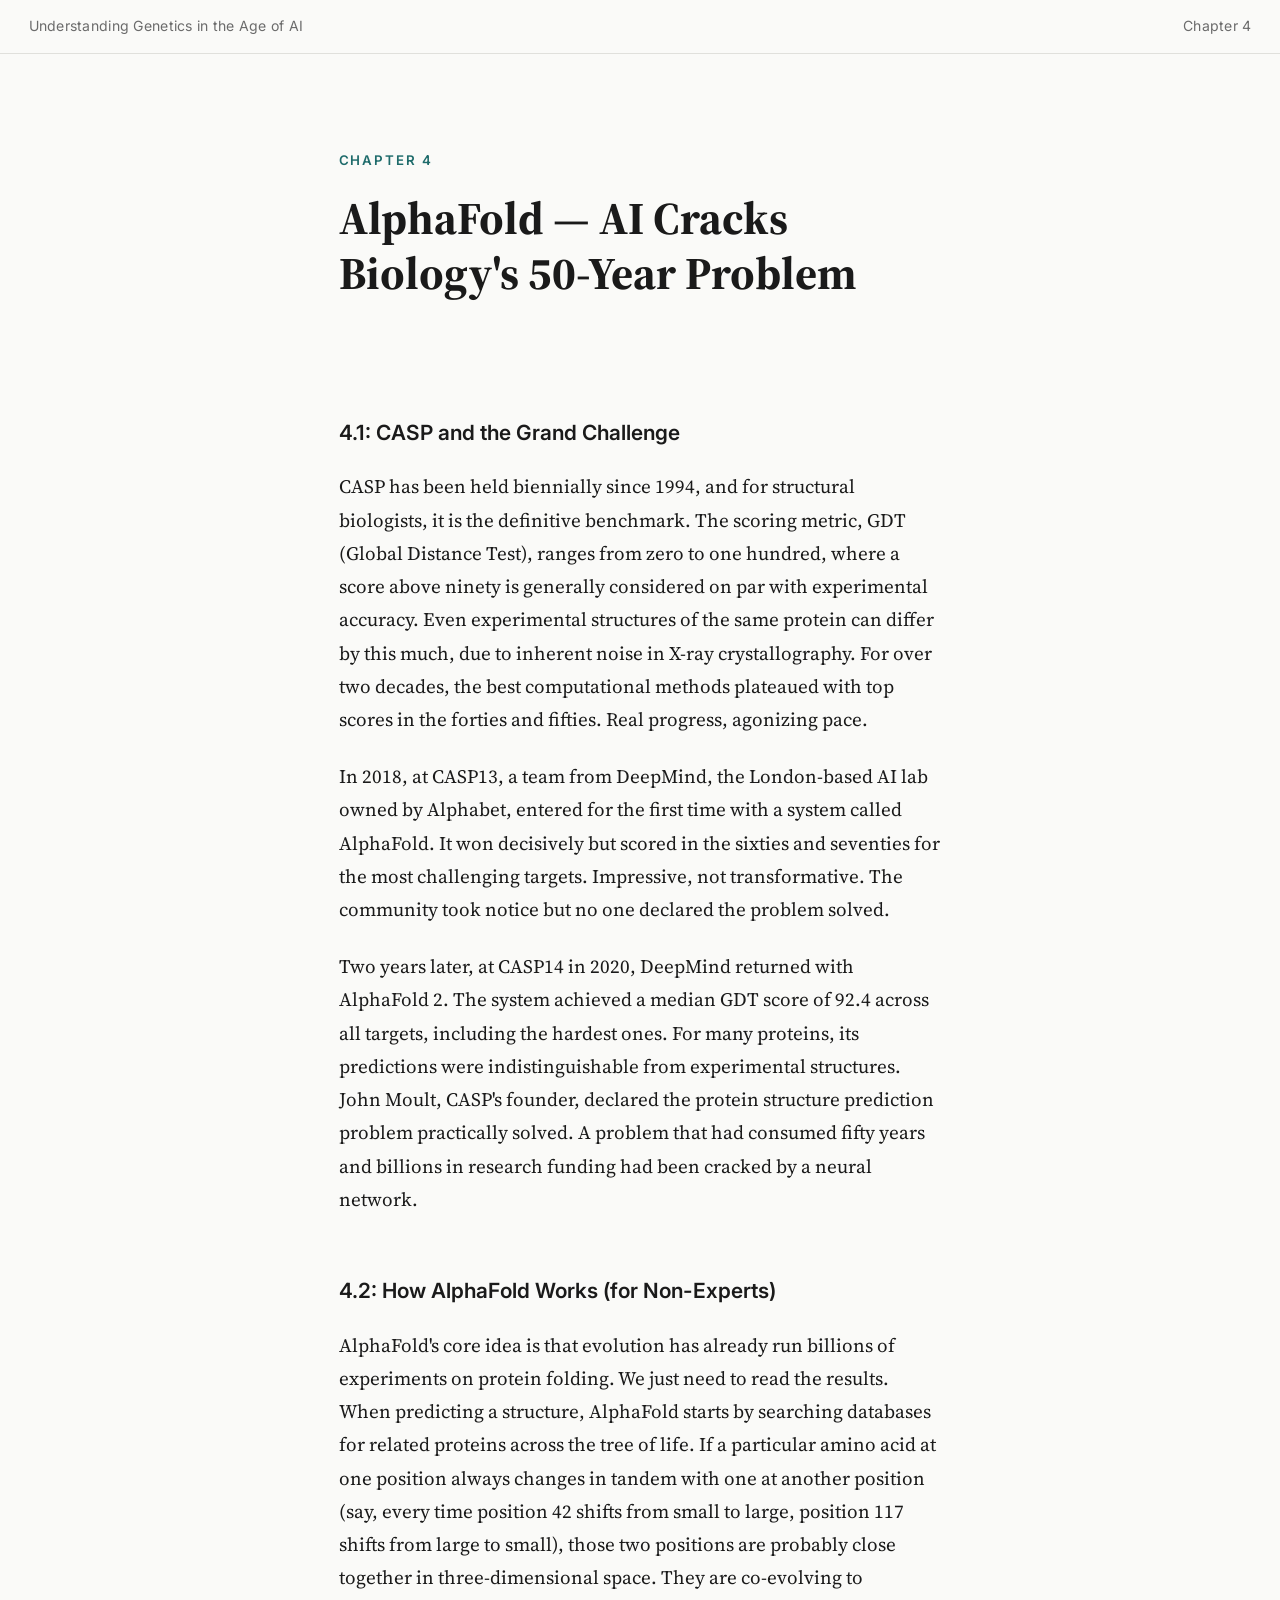
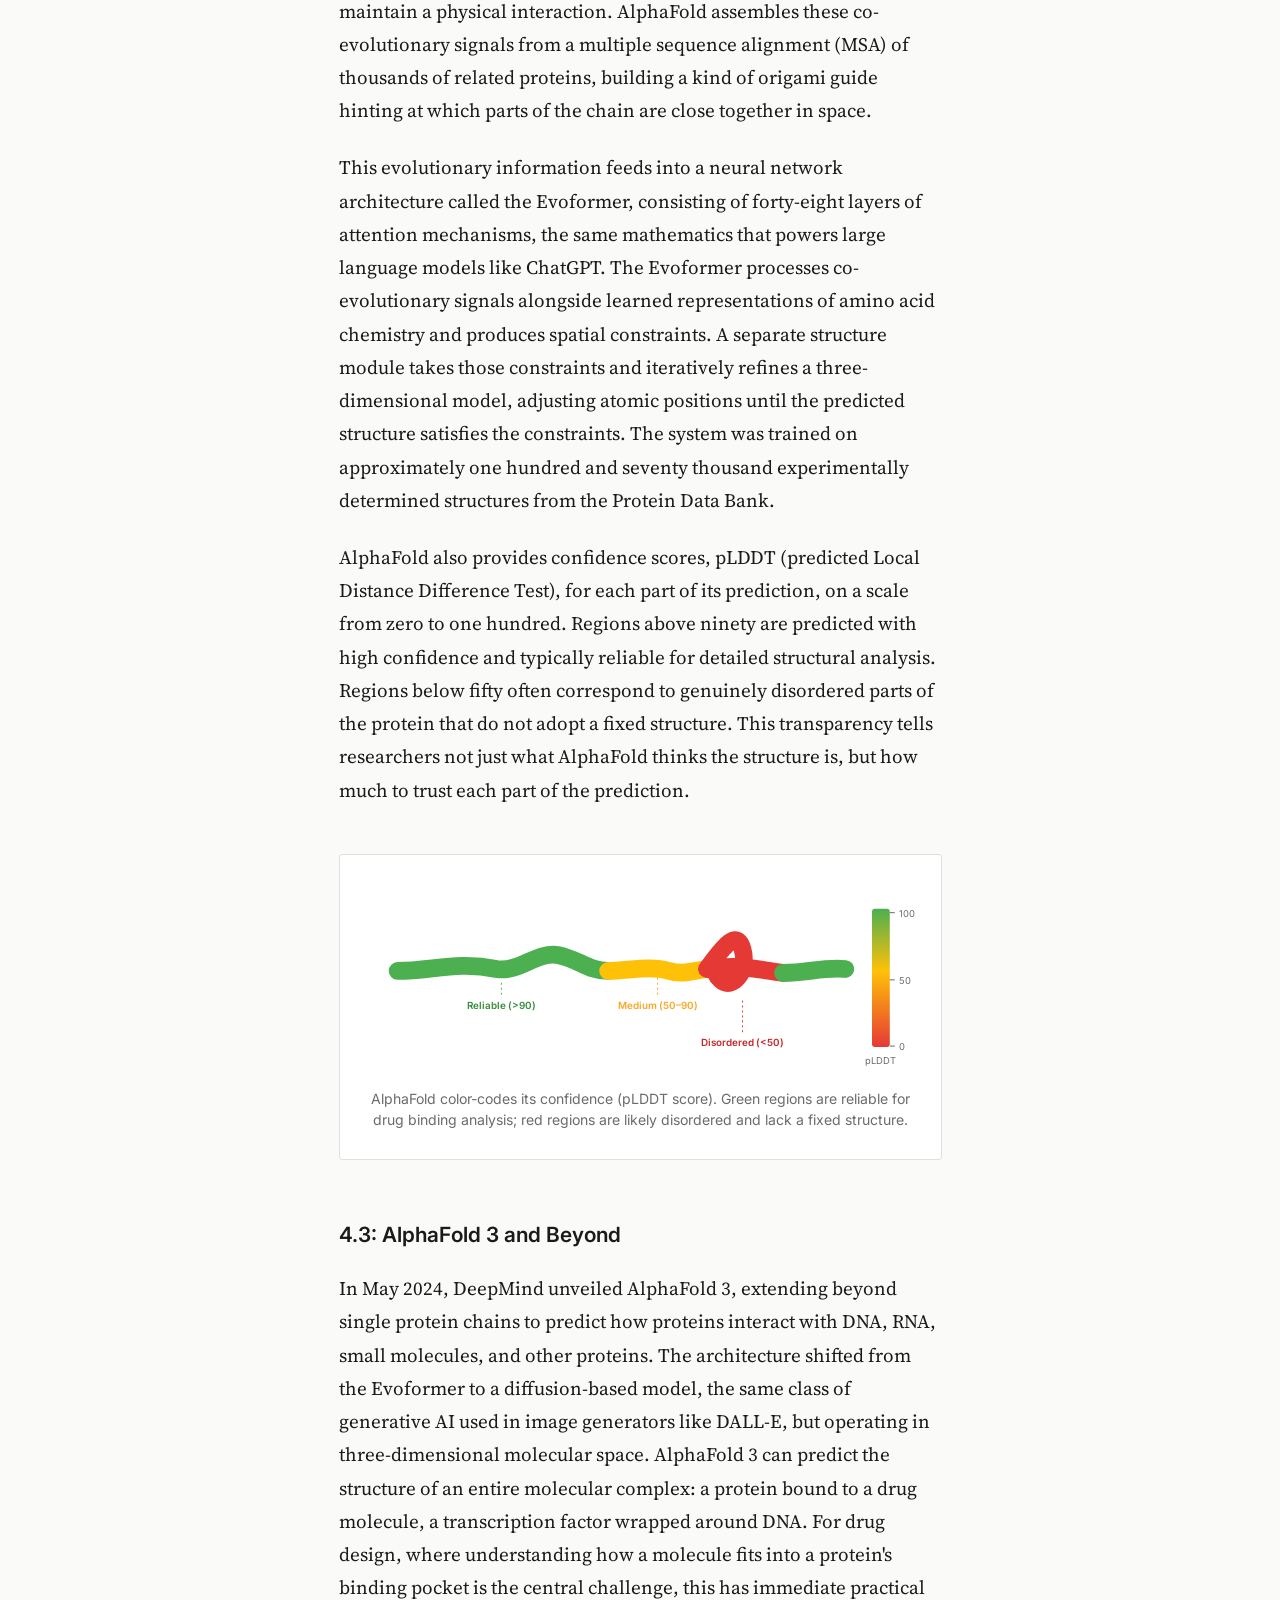
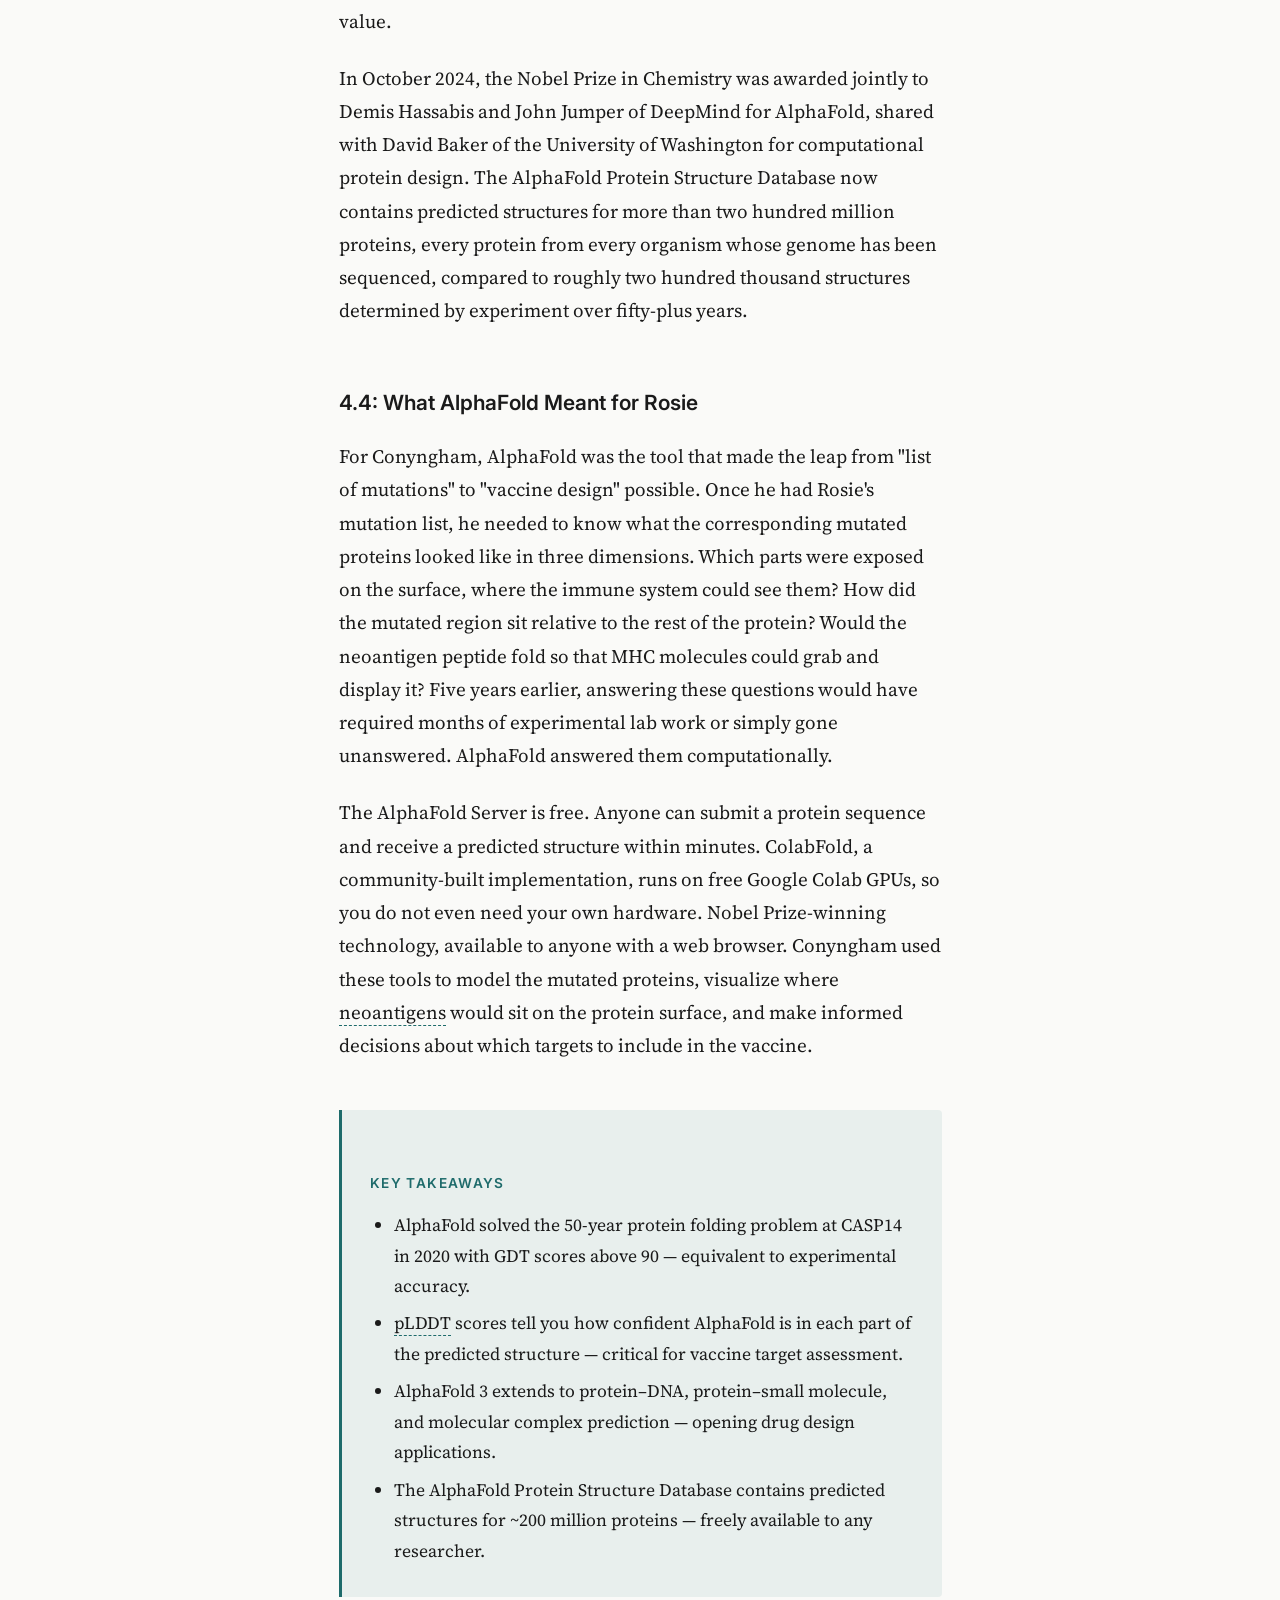
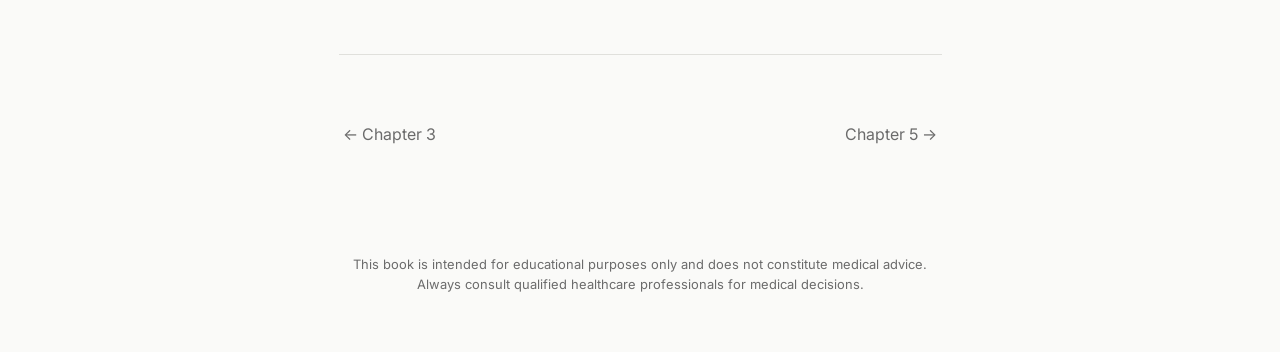
<file: chapter-4.html>
<!DOCTYPE html>
<html lang="en">
<head>
  <meta charset="UTF-8">
  <meta name="viewport" content="width=device-width, initial-scale=1.0">
  <meta name="description" content="How DeepMind's AlphaFold solved protein structure prediction at CASP14, what the Evoformer architecture does, and how AlphaFold 3 extends to drug-molecule interactions.">
  <title>Chapter 4: AlphaFold &mdash; Understanding Genetics in the Age of AI</title>
  <link rel="stylesheet" href="styles.css">
  <link rel="icon" href="favicon.svg" type="image/svg+xml">
</head>
<body>

  <div id="reading-progress" aria-hidden="true"></div>

  <a href="#content" class="skip-link">Skip to content</a>

  <header class="top-bar">
    <a href="index.html">Understanding Genetics in the Age of AI</a>
    <span class="chapter-label">Chapter 4</span>
  </header>

  <main id="content" class="container">
    <div class="chapter-header">
      <span class="chapter-number">Chapter 4</span>
      <h1 class="chapter-title">AlphaFold &mdash; AI Cracks Biology's 50-Year Problem</h1>
    </div>

    <article class="content">
      <h2>4.1: CASP and the Grand Challenge</h2>

      <p>CASP has been held biennially since 1994, and for structural biologists, it is the definitive benchmark. The scoring metric, GDT (Global Distance Test), ranges from zero to one hundred, where a score above ninety is generally considered on par with experimental accuracy. Even experimental structures of the same protein can differ by this much, due to inherent noise in X-ray crystallography. For over two decades, the best computational methods plateaued with top scores in the forties and fifties. Real progress, agonizing pace.</p>

      <p>In 2018, at CASP13, a team from DeepMind, the London-based AI lab owned by Alphabet, entered for the first time with a system called AlphaFold. It won decisively but scored in the sixties and seventies for the most challenging targets. Impressive, not transformative. The community took notice but no one declared the problem solved.</p>

      <p>Two years later, at CASP14 in 2020, DeepMind returned with AlphaFold 2. The system achieved a median GDT score of 92.4 across all targets, including the hardest ones. For many proteins, its predictions were indistinguishable from experimental structures. John Moult, CASP's founder, declared the protein structure prediction problem practically solved. A problem that had consumed fifty years and billions in research funding had been cracked by a neural network.</p>

      <h2>4.2: How AlphaFold Works (for Non-Experts)</h2>

      <p>AlphaFold's core idea is that evolution has already run billions of experiments on protein folding. We just need to read the results. When predicting a structure, AlphaFold starts by searching databases for related proteins across the tree of life. If a particular amino acid at one position always changes in tandem with one at another position (say, every time position 42 shifts from small to large, position 117 shifts from large to small), those two positions are probably close together in three-dimensional space. They are co-evolving to maintain a physical interaction. AlphaFold assembles these co-evolutionary signals from a multiple sequence alignment (MSA) of thousands of related proteins, building a kind of origami guide hinting at which parts of the chain are close together in space.</p>

      <p>This evolutionary information feeds into a neural network architecture called the Evoformer, consisting of forty-eight layers of attention mechanisms, the same mathematics that powers large language models like ChatGPT. The Evoformer processes co-evolutionary signals alongside learned representations of amino acid chemistry and produces spatial constraints. A separate structure module takes those constraints and iteratively refines a three-dimensional model, adjusting atomic positions until the predicted structure satisfies the constraints. The system was trained on approximately one hundred and seventy thousand experimentally determined structures from the Protein Data Bank.</p>

      <p>AlphaFold also provides confidence scores, pLDDT (predicted Local Distance Difference Test), for each part of its prediction, on a scale from zero to one hundred. Regions above ninety are predicted with high confidence and typically reliable for detailed structural analysis. Regions below fifty often correspond to genuinely disordered parts of the protein that do not adopt a fixed structure. This transparency tells researchers not just what AlphaFold thinks the structure is, but how much to trust each part of the prediction.</p>

      <figure class="figure">
        <svg xmlns="http://www.w3.org/2000/svg" viewBox="0 0 560 190" role="img" aria-labelledby="ch4-title">
  <title id="ch4-title">AlphaFold pLDDT confidence: green high confidence, yellow medium, red low/disordered regions</title>
  <defs>
    <linearGradient id="ch4-grad" x1="0" y1="0" x2="0" y2="1">
      <stop offset="0%" stop-color="#4CAF50"/>
      <stop offset="45%" stop-color="#FFC107"/>
      <stop offset="100%" stop-color="#E53935"/>
    </linearGradient>
  </defs>
  <!-- Protein ribbon (stylized) -->
  <!-- Green: high confidence structured region -->
  <path d="M35,88 C70,88 95,78 135,86 C158,90 175,68 198,72 C218,76 228,88 248,88"
        stroke="#4CAF50" stroke-width="18" fill="none" stroke-linecap="round"/>
  <!-- Yellow: medium confidence -->
  <path d="M248,88 C268,88 290,82 310,88 C322,92 334,88 348,86"
        stroke="#FFC107" stroke-width="18" fill="none" stroke-linecap="round"/>
  <!-- Red: low confidence disordered loop -->
  <path d="M348,86 C363,66 378,44 384,66 C390,88 374,108 362,97 C352,88 358,84 374,84 C393,84 408,88 425,90"
        stroke="#E53935" stroke-width="18" fill="none" stroke-linecap="round"/>
  <!-- Green: return to high confidence -->
  <path d="M425,90 C450,90 465,84 488,86"
        stroke="#4CAF50" stroke-width="18" fill="none" stroke-linecap="round"/>
  <!-- Region labels with leader lines -->
  <line x1="140" y1="112" x2="140" y2="97" stroke="#4CAF50" stroke-width="1" stroke-dasharray="2,3"/>
  <text x="140" y="126" text-anchor="middle" font-family="Inter,sans-serif" font-size="10" fill="#388E3C" font-weight="600">Reliable (&gt;90)</text>
  <line x1="298" y1="112" x2="298" y2="94" stroke="#F9A825" stroke-width="1" stroke-dasharray="2,3"/>
  <text x="298" y="126" text-anchor="middle" font-family="Inter,sans-serif" font-size="10" fill="#F9A825" font-weight="600">Medium (50&#8211;90)</text>
  <line x1="384" y1="150" x2="384" y2="116" stroke="#E53935" stroke-width="1" stroke-dasharray="2,3"/>
  <text x="384" y="164" text-anchor="middle" font-family="Inter,sans-serif" font-size="10" fill="#C62828" font-weight="600">Disordered (&lt;50)</text>
  <!-- Gradient legend bar -->
  <rect x="515" y="25" width="18" height="140" fill="url(#ch4-grad)" rx="3"/>
  <line x1="533" y1="29" x2="538" y2="29" stroke="#6b6b6b" stroke-width="1"/>
  <text x="542" y="33" font-family="Inter,sans-serif" font-size="9.5" fill="#6b6b6b">100</text>
  <line x1="533" y1="97" x2="538" y2="97" stroke="#6b6b6b" stroke-width="1"/>
  <text x="542" y="101" font-family="Inter,sans-serif" font-size="9.5" fill="#6b6b6b">50</text>
  <line x1="533" y1="164" x2="538" y2="164" stroke="#6b6b6b" stroke-width="1"/>
  <text x="542" y="168" font-family="Inter,sans-serif" font-size="9.5" fill="#6b6b6b">0</text>
  <text x="524" y="182" text-anchor="middle" font-family="Inter,sans-serif" font-size="9.5" fill="#6b6b6b">pLDDT</text>
</svg>
        <figcaption>AlphaFold color-codes its confidence (pLDDT score). Green regions are reliable for drug binding analysis; red regions are likely disordered and lack a fixed structure.</figcaption>
      </figure>

      <h2>4.3: AlphaFold 3 and Beyond</h2>

      <p>In May 2024, DeepMind unveiled AlphaFold 3, extending beyond single protein chains to predict how proteins interact with DNA, RNA, small molecules, and other proteins. The architecture shifted from the Evoformer to a diffusion-based model, the same class of generative AI used in image generators like DALL-E, but operating in three-dimensional molecular space. AlphaFold 3 can predict the structure of an entire molecular complex: a protein bound to a drug molecule, a transcription factor wrapped around DNA. For drug design, where understanding how a molecule fits into a protein's binding pocket is the central challenge, this has immediate practical value.</p>

      <p>In October 2024, the Nobel Prize in Chemistry was awarded jointly to Demis Hassabis and John Jumper of DeepMind for AlphaFold, shared with David Baker of the University of Washington for computational protein design. The AlphaFold Protein Structure Database now contains predicted structures for more than two hundred million proteins, every protein from every organism whose genome has been sequenced, compared to roughly two hundred thousand structures determined by experiment over fifty-plus years.</p>

      <h2>4.4: What AlphaFold Meant for Rosie</h2>

      <p>For Conyngham, AlphaFold was the tool that made the leap from "list of mutations" to "vaccine design" possible. Once he had Rosie's mutation list, he needed to know what the corresponding mutated proteins looked like in three dimensions. Which parts were exposed on the surface, where the immune system could see them? How did the mutated region sit relative to the rest of the protein? Would the neoantigen peptide fold so that MHC molecules could grab and display it? Five years earlier, answering these questions would have required months of experimental lab work or simply gone unanswered. AlphaFold answered them computationally.</p>

      <p>The AlphaFold Server is free. Anyone can submit a protein sequence and receive a predicted structure within minutes. ColabFold, a community-built implementation, runs on free Google Colab GPUs, so you do not even need your own hardware. Nobel Prize-winning technology, available to anyone with a web browser. Conyngham used these tools to model the mutated proteins, visualize where <span class="term" data-def="A mutation-derived peptide displayed on a cancer cell's surface, recognisable by the immune system as foreign">neoantigens</span> would sit on the protein surface, and make informed decisions about which targets to include in the vaccine.</p>

      <div class="key-takeaways">
        <h3>Key Takeaways</h3>
        <ul>
          <li>AlphaFold solved the 50-year protein folding problem at CASP14 in 2020 with GDT scores above 90 — equivalent to experimental accuracy.</li>
          <li><span class="term" data-def="AlphaFold's per-residue confidence score (0–100). >90 = highly reliable; <50 = likely disordered">pLDDT</span> scores tell you how confident AlphaFold is in each part of the predicted structure — critical for vaccine target assessment.</li>
          <li>AlphaFold 3 extends to protein–DNA, protein–small molecule, and molecular complex prediction — opening drug design applications.</li>
          <li>The AlphaFold Protein Structure Database contains predicted structures for ~200 million proteins — freely available to any researcher.</li>
        </ul>
      </div>
    </article>

    <nav class="bottom-nav" aria-label="Chapter navigation">
      <a href="chapter-3.html" class="prev">Chapter 3</a>
      <a href="chapter-5.html" class="next">Chapter 5</a>
    </nav>
  </main>

  <footer class="container">
    <p class="disclaimer">This book is intended for educational purposes only and does not constitute medical advice. Always consult qualified healthcare professionals for medical decisions.</p>
  </footer>

  <script src="scripts.js"></script>
</body>
</html>
</file>
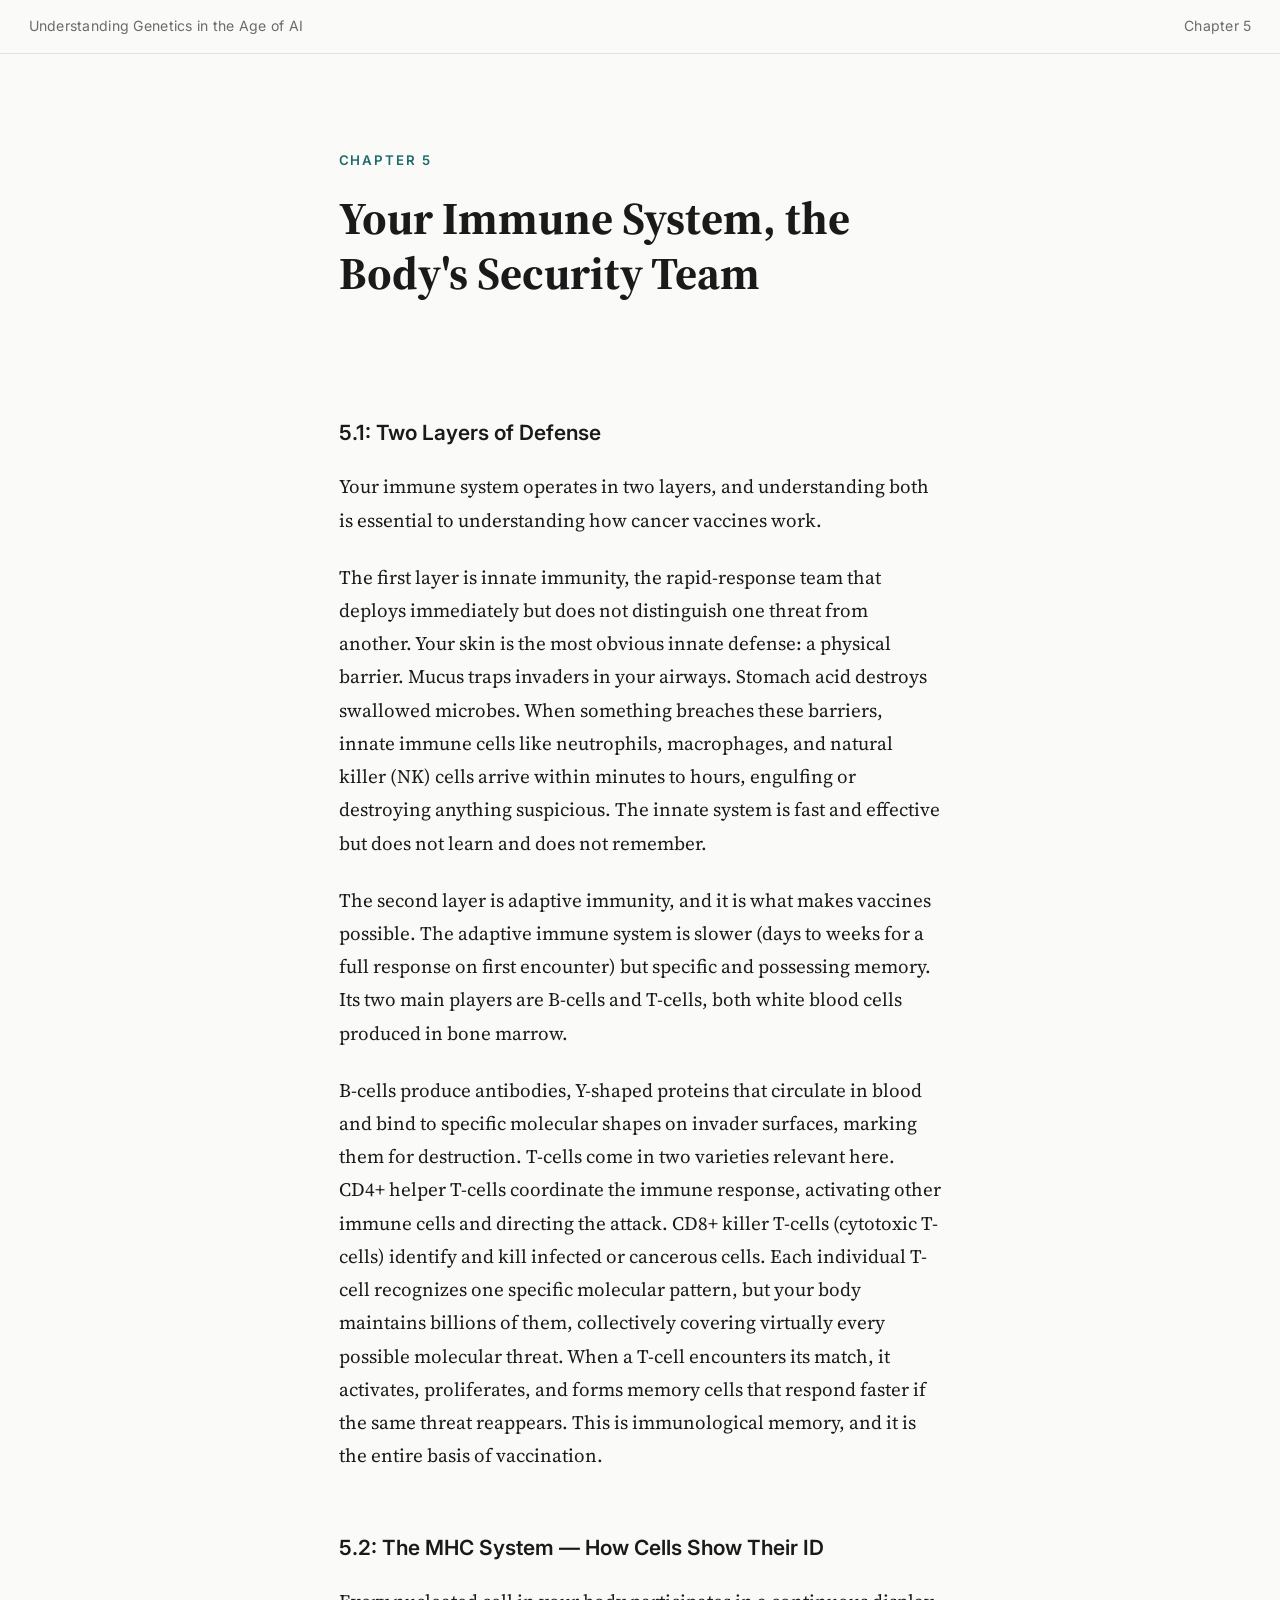
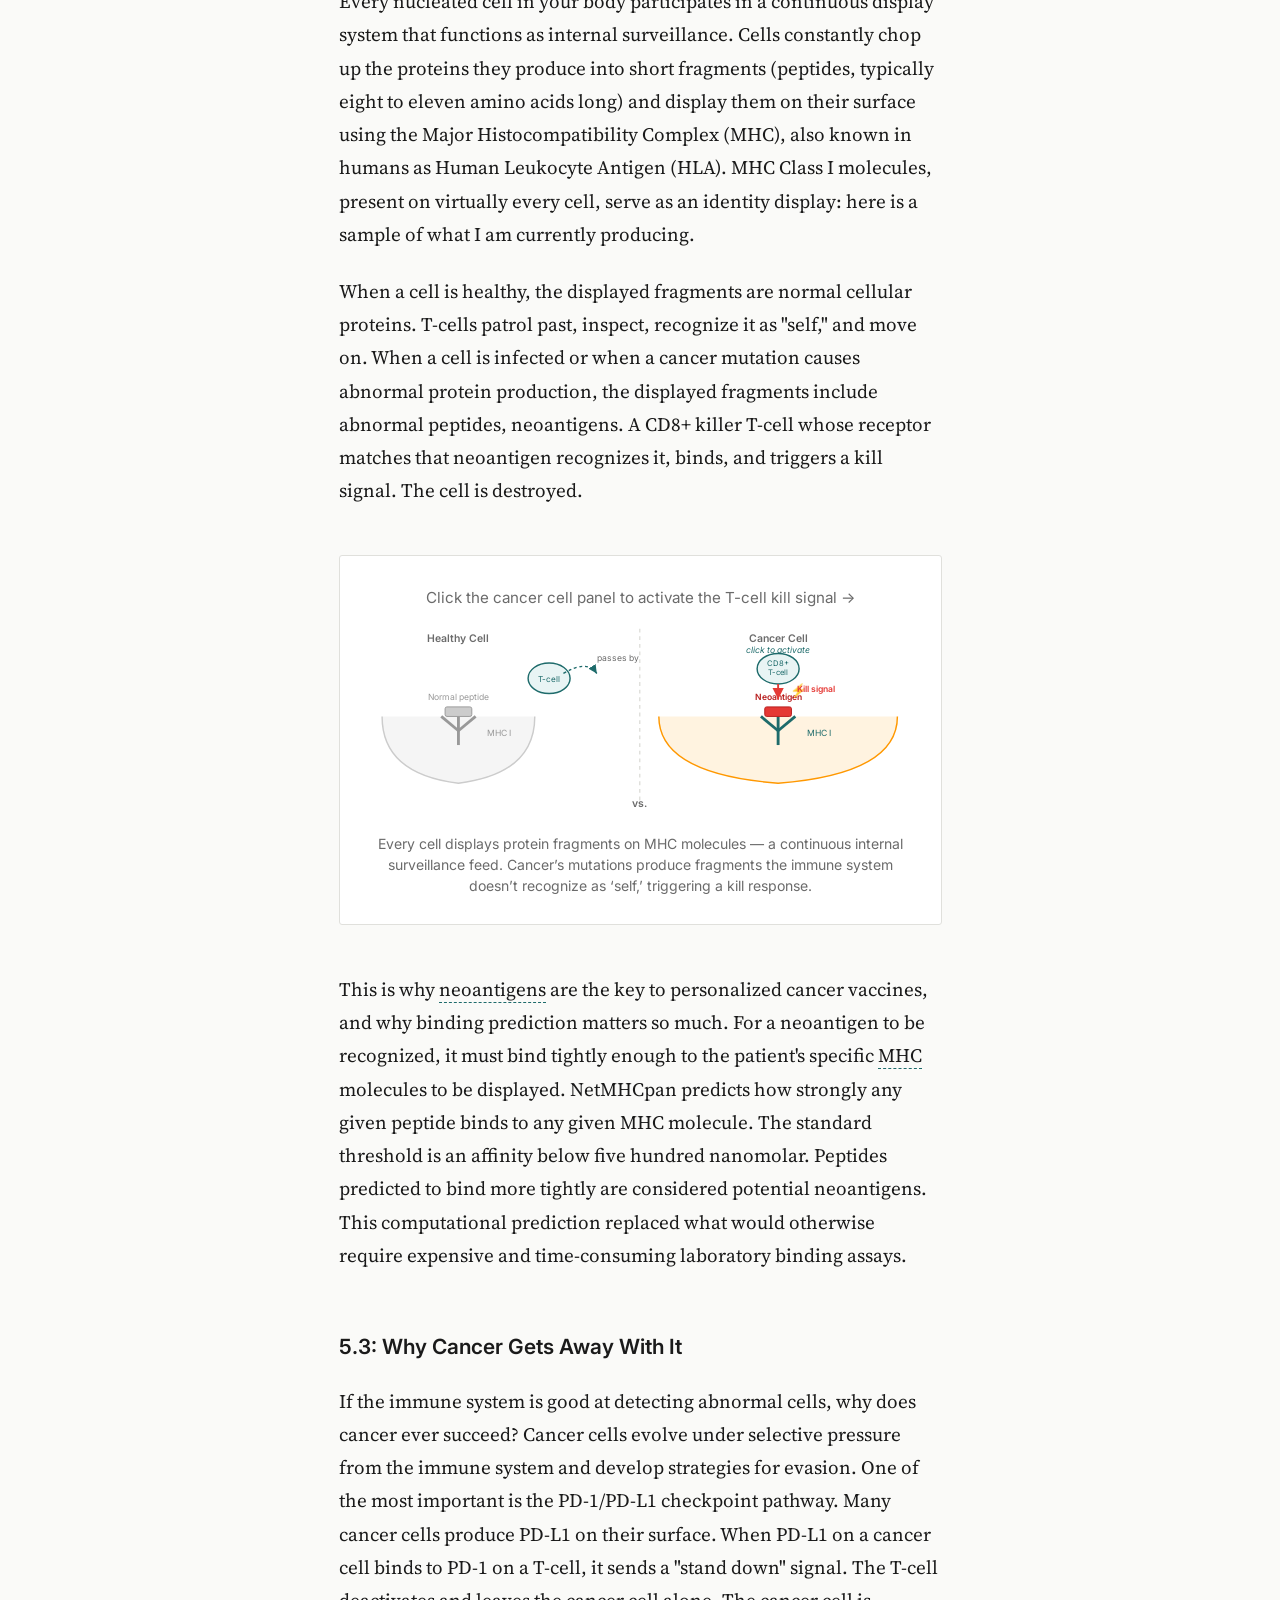
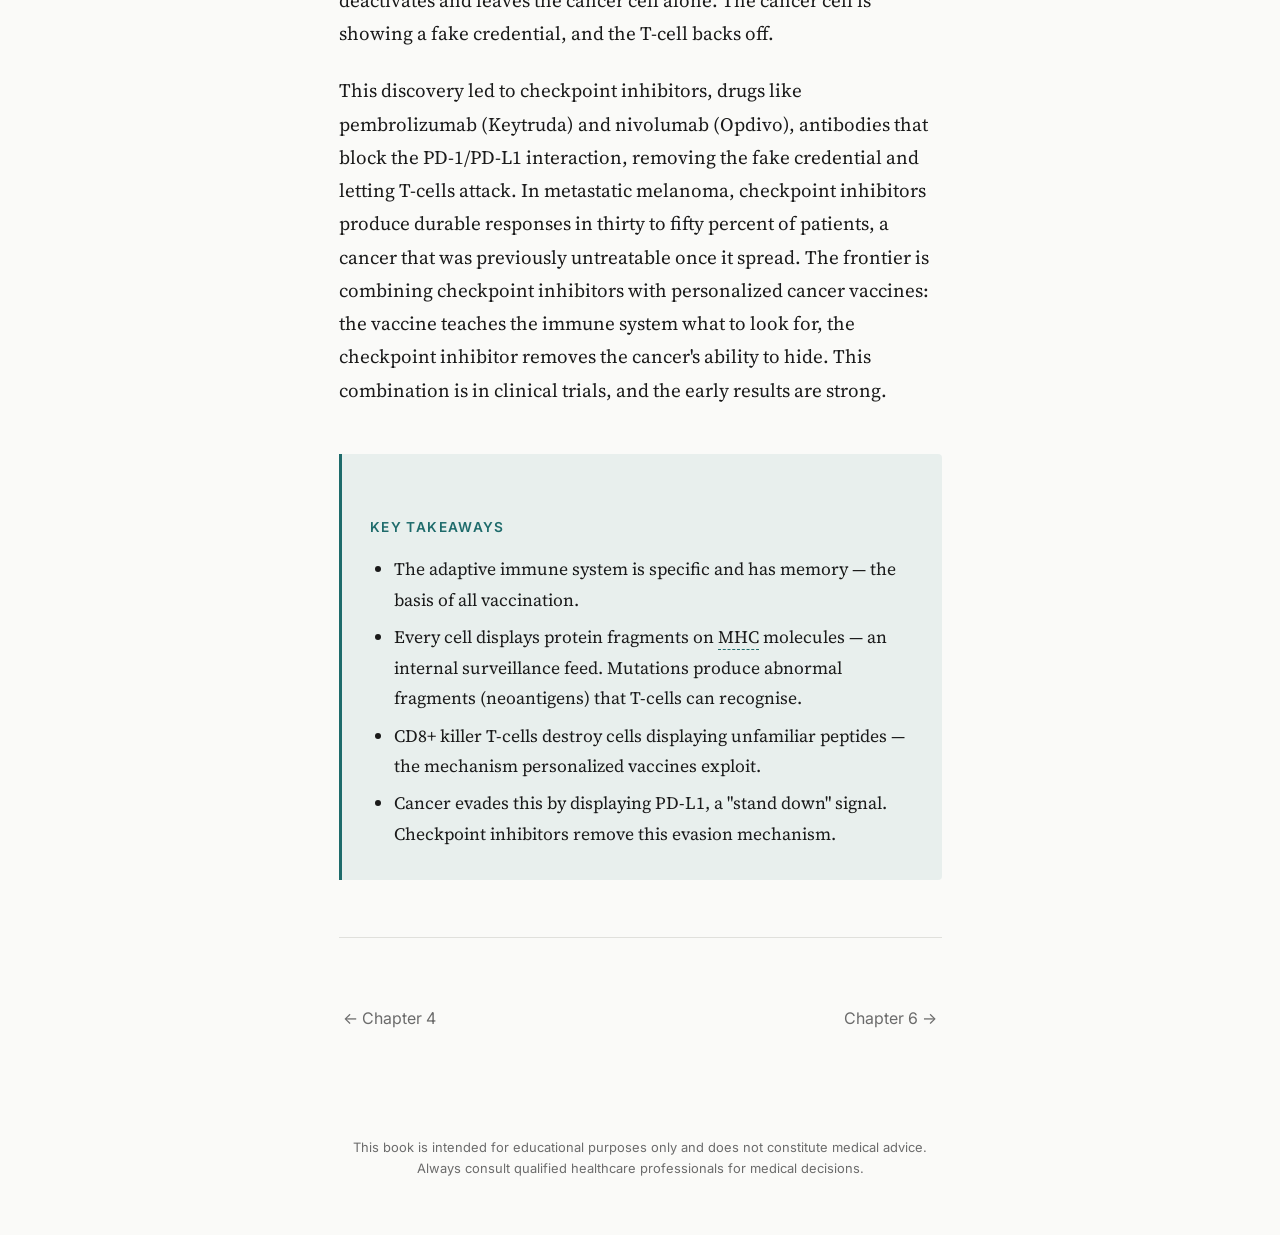
<file: chapter-5.html>
<!DOCTYPE html>
<html lang="en">
<head>
  <meta charset="UTF-8">
  <meta name="viewport" content="width=device-width, initial-scale=1.0">
  <meta name="description" content="The immune system's two layers, MHC antigen display, neoantigens, checkpoint inhibitors, and why personalized cancer vaccines can teach T-cells to kill tumors.">
  <title>Chapter 5: Your Immune System &mdash; Understanding Genetics in the Age of AI</title>
  <link rel="stylesheet" href="styles.css">
  <link rel="icon" href="favicon.svg" type="image/svg+xml">
</head>
<body>

  <div id="reading-progress" aria-hidden="true"></div>

  <a href="#content" class="skip-link">Skip to content</a>

  <header class="top-bar">
    <a href="index.html">Understanding Genetics in the Age of AI</a>
    <span class="chapter-label">Chapter 5</span>
  </header>

  <main id="content" class="container">
    <div class="chapter-header">
      <span class="chapter-number">Chapter 5</span>
      <h1 class="chapter-title">Your Immune System, the Body's Security Team</h1>
    </div>

    <article class="content">
      <h2>5.1: Two Layers of Defense</h2>

      <p>Your immune system operates in two layers, and understanding both is essential to understanding how cancer vaccines work.</p>

      <p>The first layer is innate immunity, the rapid-response team that deploys immediately but does not distinguish one threat from another. Your skin is the most obvious innate defense: a physical barrier. Mucus traps invaders in your airways. Stomach acid destroys swallowed microbes. When something breaches these barriers, innate immune cells like neutrophils, macrophages, and natural killer (NK) cells arrive within minutes to hours, engulfing or destroying anything suspicious. The innate system is fast and effective but does not learn and does not remember.</p>

      <p>The second layer is adaptive immunity, and it is what makes vaccines possible. The adaptive immune system is slower (days to weeks for a full response on first encounter) but specific and possessing memory. Its two main players are B-cells and T-cells, both white blood cells produced in bone marrow.</p>

      <p>B-cells produce antibodies, Y-shaped proteins that circulate in blood and bind to specific molecular shapes on invader surfaces, marking them for destruction. T-cells come in two varieties relevant here. CD4+ helper T-cells coordinate the immune response, activating other immune cells and directing the attack. CD8+ killer T-cells (cytotoxic T-cells) identify and kill infected or cancerous cells. Each individual T-cell recognizes one specific molecular pattern, but your body maintains billions of them, collectively covering virtually every possible molecular threat. When a T-cell encounters its match, it activates, proliferates, and forms memory cells that respond faster if the same threat reappears. This is immunological memory, and it is the entire basis of vaccination.</p>

      <h2>5.2: The MHC System &mdash; How Cells Show Their ID</h2>

      <p>Every nucleated cell in your body participates in a continuous display system that functions as internal surveillance. Cells constantly chop up the proteins they produce into short fragments (peptides, typically eight to eleven amino acids long) and display them on their surface using the Major Histocompatibility Complex (MHC), also known in humans as Human Leukocyte Antigen (HLA). MHC Class I molecules, present on virtually every cell, serve as an identity display: here is a sample of what I am currently producing.</p>

      <p>When a cell is healthy, the displayed fragments are normal cellular proteins. T-cells patrol past, inspect, recognize it as "self," and move on. When a cell is infected or when a cancer mutation causes abnormal protein production, the displayed fragments include abnormal peptides, neoantigens. A CD8+ killer T-cell whose receptor matches that neoantigen recognizes it, binds, and triggers a kill signal. The cell is destroyed.</p>

      <figure class="figure">
        <p style="font-family:var(--sans);font-size:0.8rem;color:var(--text-muted);margin-bottom:0.5rem;text-align:center">Click the cancer cell panel to activate the T-cell kill signal &rarr;</p>
        <svg id="mhc-interactive" xmlns="http://www.w3.org/2000/svg" viewBox="0 0 580 205" role="img" aria-labelledby="ch5-title">
  <title id="ch5-title">MHC antigen display: healthy cell vs cancer cell with neoantigen and T-cell kill signal. Click the cancer cell panel to see the immune response.</title>
  <!-- Divider -->
  <line x1="290" y1="8" x2="290" y2="195" stroke="#e0e0dc" stroke-width="1.5" stroke-dasharray="4,4"/>
  <text x="290" y="195" text-anchor="middle" font-family="Inter,sans-serif" font-size="11" font-weight="600" fill="#6b6b6b">vs.</text>
  <!-- ── Left panel: Healthy cell ── -->
  <text x="100" y="22" text-anchor="middle" font-family="Inter,sans-serif" font-size="11" font-weight="600" fill="#6b6b6b">Healthy Cell</text>
  <!-- Cell arc -->
  <path d="M20,100 Q20,160 100,170 Q180,160 180,100" fill="#f5f5f5" stroke="#ccc" stroke-width="1.5"/>
  <!-- MHC molecule (Y-shape, gray) -->
  <line x1="100" y1="100" x2="100" y2="130" stroke="#999" stroke-width="3"/>
  <line x1="82" y1="100" x2="100" y2="115" stroke="#999" stroke-width="3"/>
  <line x1="118" y1="100" x2="100" y2="115" stroke="#999" stroke-width="3"/>
  <!-- Normal peptide (gray rectangle) -->
  <rect x="86" y="90" width="28" height="10" rx="2" fill="#ccc" stroke="#999" stroke-width="1"/>
  <text x="100" y="83" text-anchor="middle" font-family="Inter,sans-serif" font-size="9" fill="#999">Normal peptide</text>
  <!-- MHC label -->
  <text x="130" y="120" font-family="Inter,sans-serif" font-size="9" fill="#999">MHC I</text>
  <!-- T-cell passing by -->
  <ellipse cx="195" cy="60" rx="22" ry="16" fill="#e8f4f4" stroke="#1E6B6B" stroke-width="1.5"/>
  <text x="195" y="64" text-anchor="middle" font-family="Inter,sans-serif" font-size="8.5" fill="#1E6B6B">T-cell</text>
  <!-- Arrow: T-cell passing (curved arrow going right) -->
  <path d="M210,55 Q235,40 245,55" fill="none" stroke="#1E6B6B" stroke-width="1.5" stroke-dasharray="3,3" marker-end="url(#ch5-pass)"/>
  <text x="245" y="42" font-family="Inter,sans-serif" font-size="9" fill="#6b6b6b">passes by</text>
  <defs>
    <marker id="ch5-pass" markerWidth="6" markerHeight="6" refX="6" refY="3" orient="auto">
      <polygon points="0 0, 6 3, 0 6" fill="#1E6B6B"/>
    </marker>
    <marker id="ch5-kill" markerWidth="6" markerHeight="6" refX="6" refY="3" orient="auto">
      <polygon points="0 0, 6 3, 0 6" fill="#E53935"/>
    </marker>
  </defs>
  <!-- ── Right panel: Cancer cell (interactive) ── -->
  <g id="cancer-panel" cursor="pointer">
    <text x="435" y="22" text-anchor="middle" font-family="Inter,sans-serif" font-size="11" font-weight="600" fill="#6b6b6b">Cancer Cell</text>
    <text x="435" y="34" text-anchor="middle" font-family="Inter,sans-serif" font-size="9" fill="#1E6B6B" font-style="italic">click to activate</text>
    <!-- Cell arc -->
    <path id="cancer-cell-body" d="M310,100 Q310,160 435,170 Q560,160 560,100" fill="#fff3e0" stroke="#ff9800" stroke-width="1.5"/>
    <!-- MHC molecule (Y-shape, teal) -->
    <line x1="435" y1="100" x2="435" y2="130" stroke="#1E6B6B" stroke-width="3"/>
    <line x1="417" y1="100" x2="435" y2="115" stroke="#1E6B6B" stroke-width="3"/>
    <line x1="453" y1="100" x2="435" y2="115" stroke="#1E6B6B" stroke-width="3"/>
    <!-- Neoantigen (red rectangle) -->
    <rect x="421" y="90" width="28" height="10" rx="2" fill="#E53935" stroke="#b71c1c" stroke-width="1"/>
    <text x="435" y="83" text-anchor="middle" font-family="Inter,sans-serif" font-size="9" fill="#b71c1c" font-weight="600">Neoantigen</text>
    <!-- MHC label -->
    <text x="465" y="120" font-family="Inter,sans-serif" font-size="9" fill="#1E6B6B">MHC I</text>
    <!-- T-cell (will animate downward on activation) -->
    <g class="tcell-killer">
      <ellipse cx="435" cy="50" rx="22" ry="16" fill="#e8f4f4" stroke="#1E6B6B" stroke-width="1.5"/>
      <text x="435" y="47" text-anchor="middle" font-family="Inter,sans-serif" font-size="8" fill="#1E6B6B">CD8+</text>
      <text x="435" y="57" text-anchor="middle" font-family="Inter,sans-serif" font-size="8" fill="#1E6B6B">T-cell</text>
    </g>
    <!-- Kill arrow (pulses red on activation) -->
    <line class="kill-arrow" x1="435" y1="66" x2="435" y2="82" stroke="#E53935" stroke-width="2" marker-end="url(#ch5-kill)"/>
    <!-- Lightning bolt (grows on activation) -->
    <g class="kill-bolt">
      <text x="447" y="78" font-family="Inter,sans-serif" font-size="14" fill="#E53935">&#9889;</text>
      <text x="455" y="74" font-family="Inter,sans-serif" font-size="9" fill="#E53935" font-weight="600">Kill signal</text>
    </g>
  </g>
</svg>
        <figcaption>Every cell displays protein fragments on MHC molecules — a continuous internal surveillance feed. Cancer’s mutations produce fragments the immune system doesn’t recognize as ‘self,’ triggering a kill response.</figcaption>
      </figure>

      <p>This is why <span class="term" data-def="A mutation-derived peptide displayed on a cancer cell's surface, recognisable by the immune system as foreign">neoantigens</span> are the key to personalized cancer vaccines, and why binding prediction matters so much. For a neoantigen to be recognized, it must bind tightly enough to the patient's specific <span class="term" data-def="Major Histocompatibility Complex — proteins on cell surfaces that display peptide fragments for immune surveillance">MHC</span> molecules to be displayed. NetMHCpan predicts how strongly any given peptide binds to any given MHC molecule. The standard threshold is an affinity below five hundred nanomolar. Peptides predicted to bind more tightly are considered potential neoantigens. This computational prediction replaced what would otherwise require expensive and time-consuming laboratory binding assays.</p>

      <h2>5.3: Why Cancer Gets Away With It</h2>

      <p>If the immune system is good at detecting abnormal cells, why does cancer ever succeed? Cancer cells evolve under selective pressure from the immune system and develop strategies for evasion. One of the most important is the PD-1/PD-L1 checkpoint pathway. Many cancer cells produce PD-L1 on their surface. When PD-L1 on a cancer cell binds to PD-1 on a T-cell, it sends a "stand down" signal. The T-cell deactivates and leaves the cancer cell alone. The cancer cell is showing a fake credential, and the T-cell backs off.</p>

      <p>This discovery led to checkpoint inhibitors, drugs like pembrolizumab (Keytruda) and nivolumab (Opdivo), antibodies that block the PD-1/PD-L1 interaction, removing the fake credential and letting T-cells attack. In metastatic melanoma, checkpoint inhibitors produce durable responses in thirty to fifty percent of patients, a cancer that was previously untreatable once it spread. The frontier is combining checkpoint inhibitors with personalized cancer vaccines: the vaccine teaches the immune system what to look for, the checkpoint inhibitor removes the cancer's ability to hide. This combination is in clinical trials, and the early results are strong.</p>

      <div class="key-takeaways">
        <h3>Key Takeaways</h3>
        <ul>
          <li>The adaptive immune system is specific and has memory — the basis of all vaccination.</li>
          <li>Every cell displays protein fragments on <span class="term" data-def="Major Histocompatibility Complex — proteins on cell surfaces that display peptide fragments for immune surveillance">MHC</span> molecules — an internal surveillance feed. Mutations produce abnormal fragments (neoantigens) that T-cells can recognise.</li>
          <li>CD8+ killer T-cells destroy cells displaying unfamiliar peptides — the mechanism personalized vaccines exploit.</li>
          <li>Cancer evades this by displaying PD-L1, a "stand down" signal. Checkpoint inhibitors remove this evasion mechanism.</li>
        </ul>
      </div>
    </article>

    <nav class="bottom-nav" aria-label="Chapter navigation">
      <a href="chapter-4.html" class="prev">Chapter 4</a>
      <a href="chapter-6.html" class="next">Chapter 6</a>
    </nav>
  </main>

  <footer class="container">
    <p class="disclaimer">This book is intended for educational purposes only and does not constitute medical advice. Always consult qualified healthcare professionals for medical decisions.</p>
  </footer>

  <script src="scripts.js"></script>
</body>
</html>
</file>
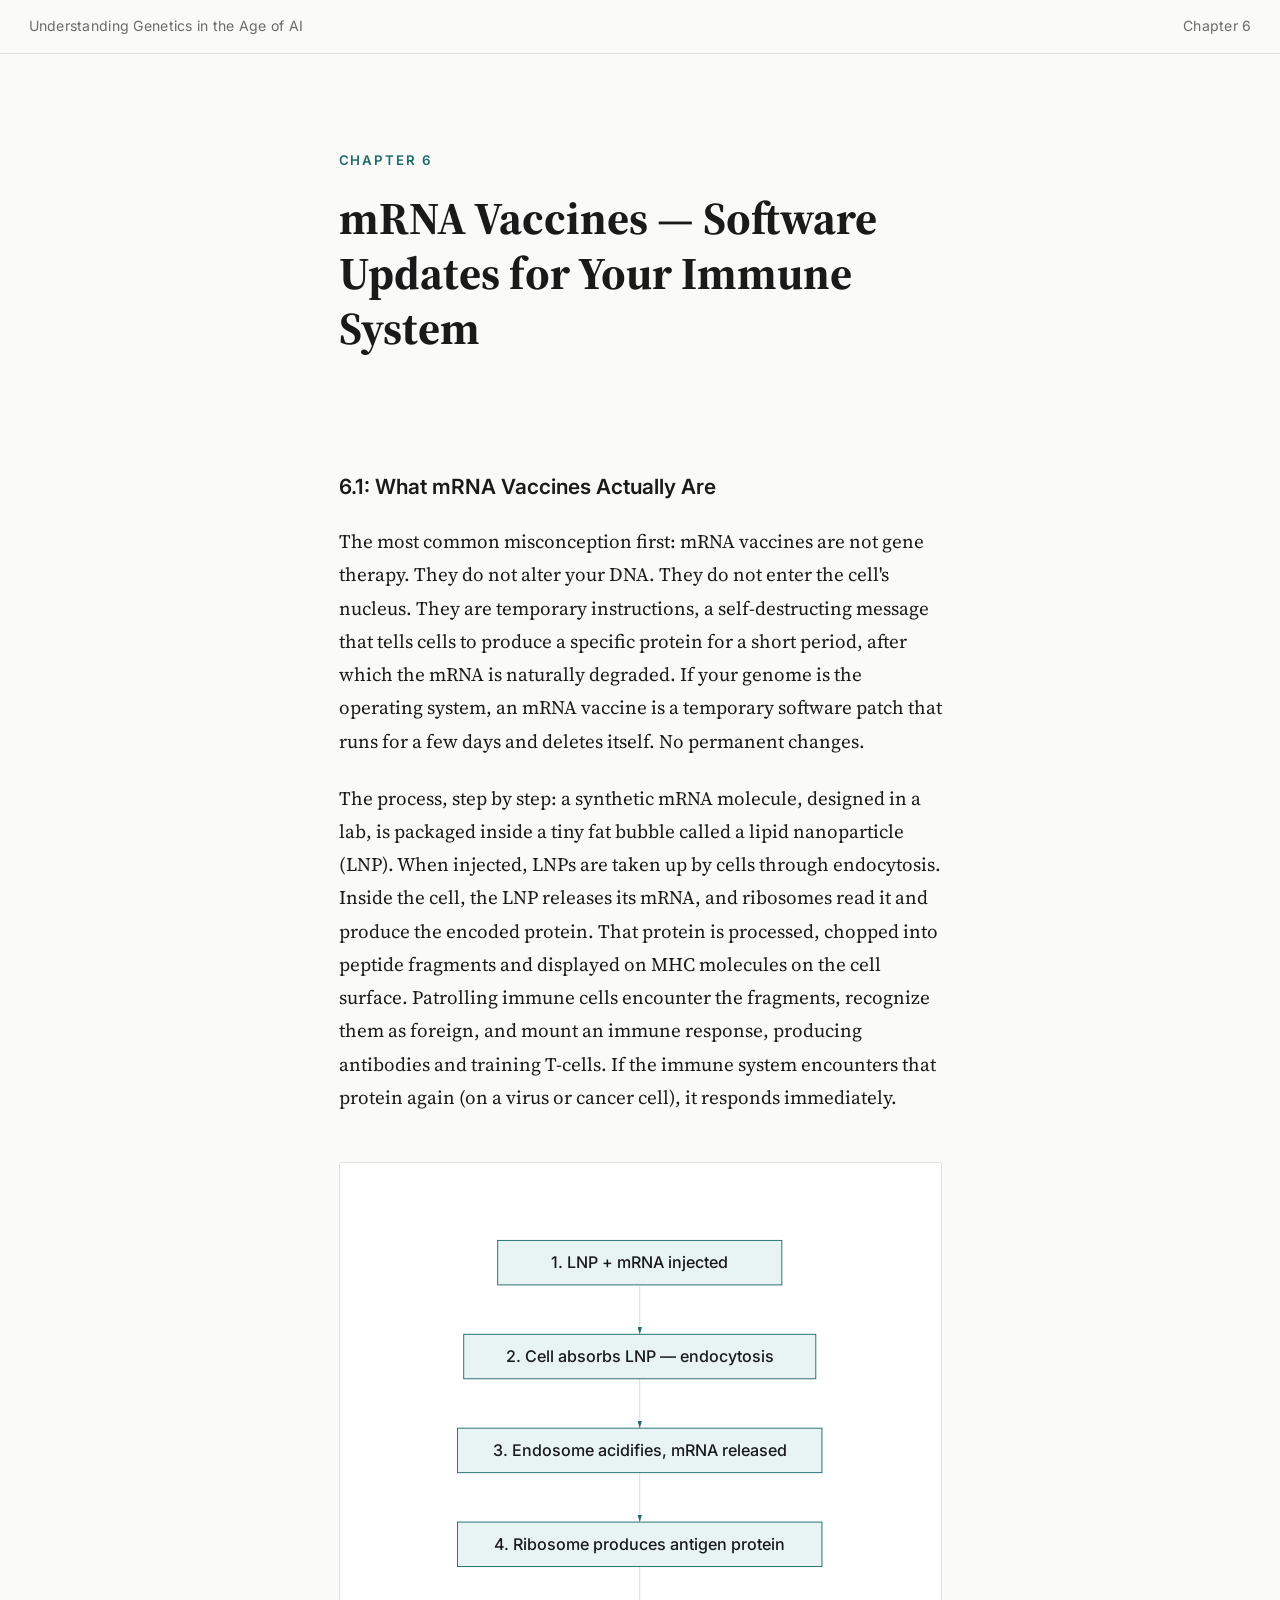
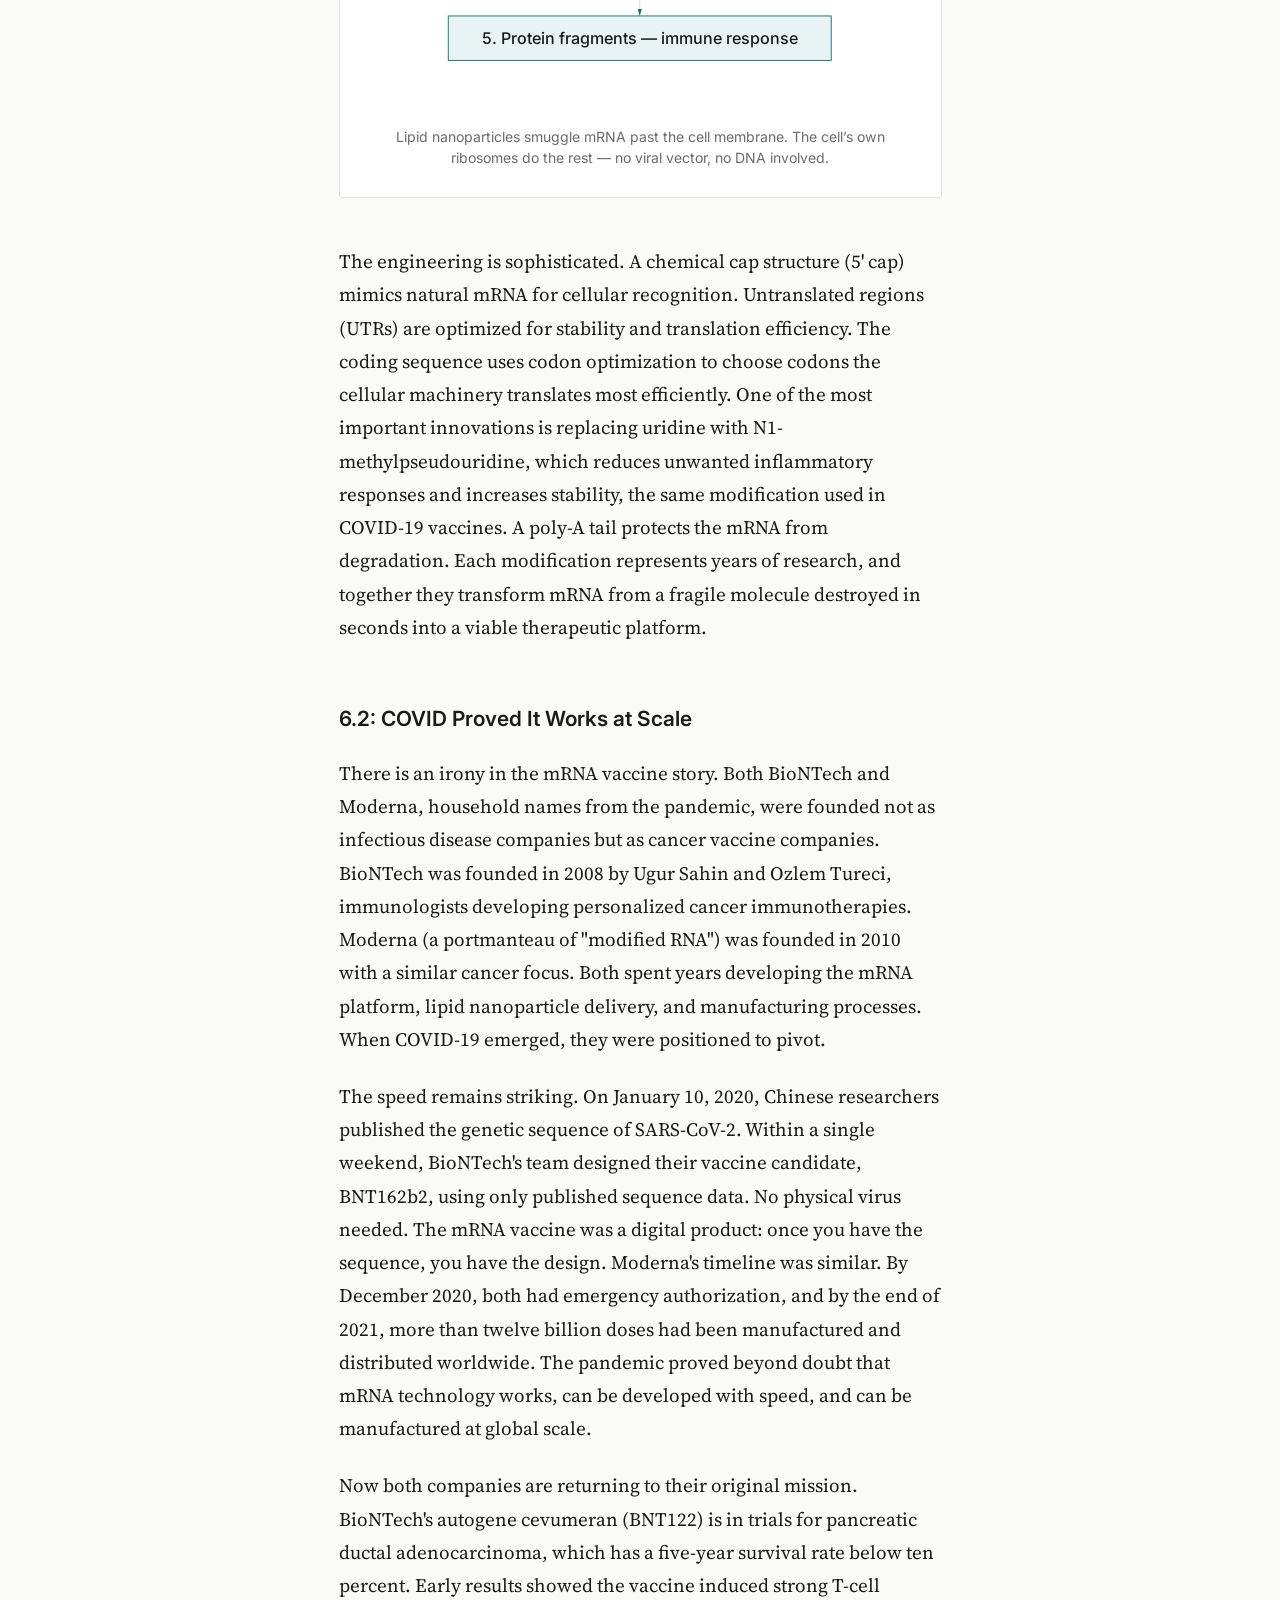
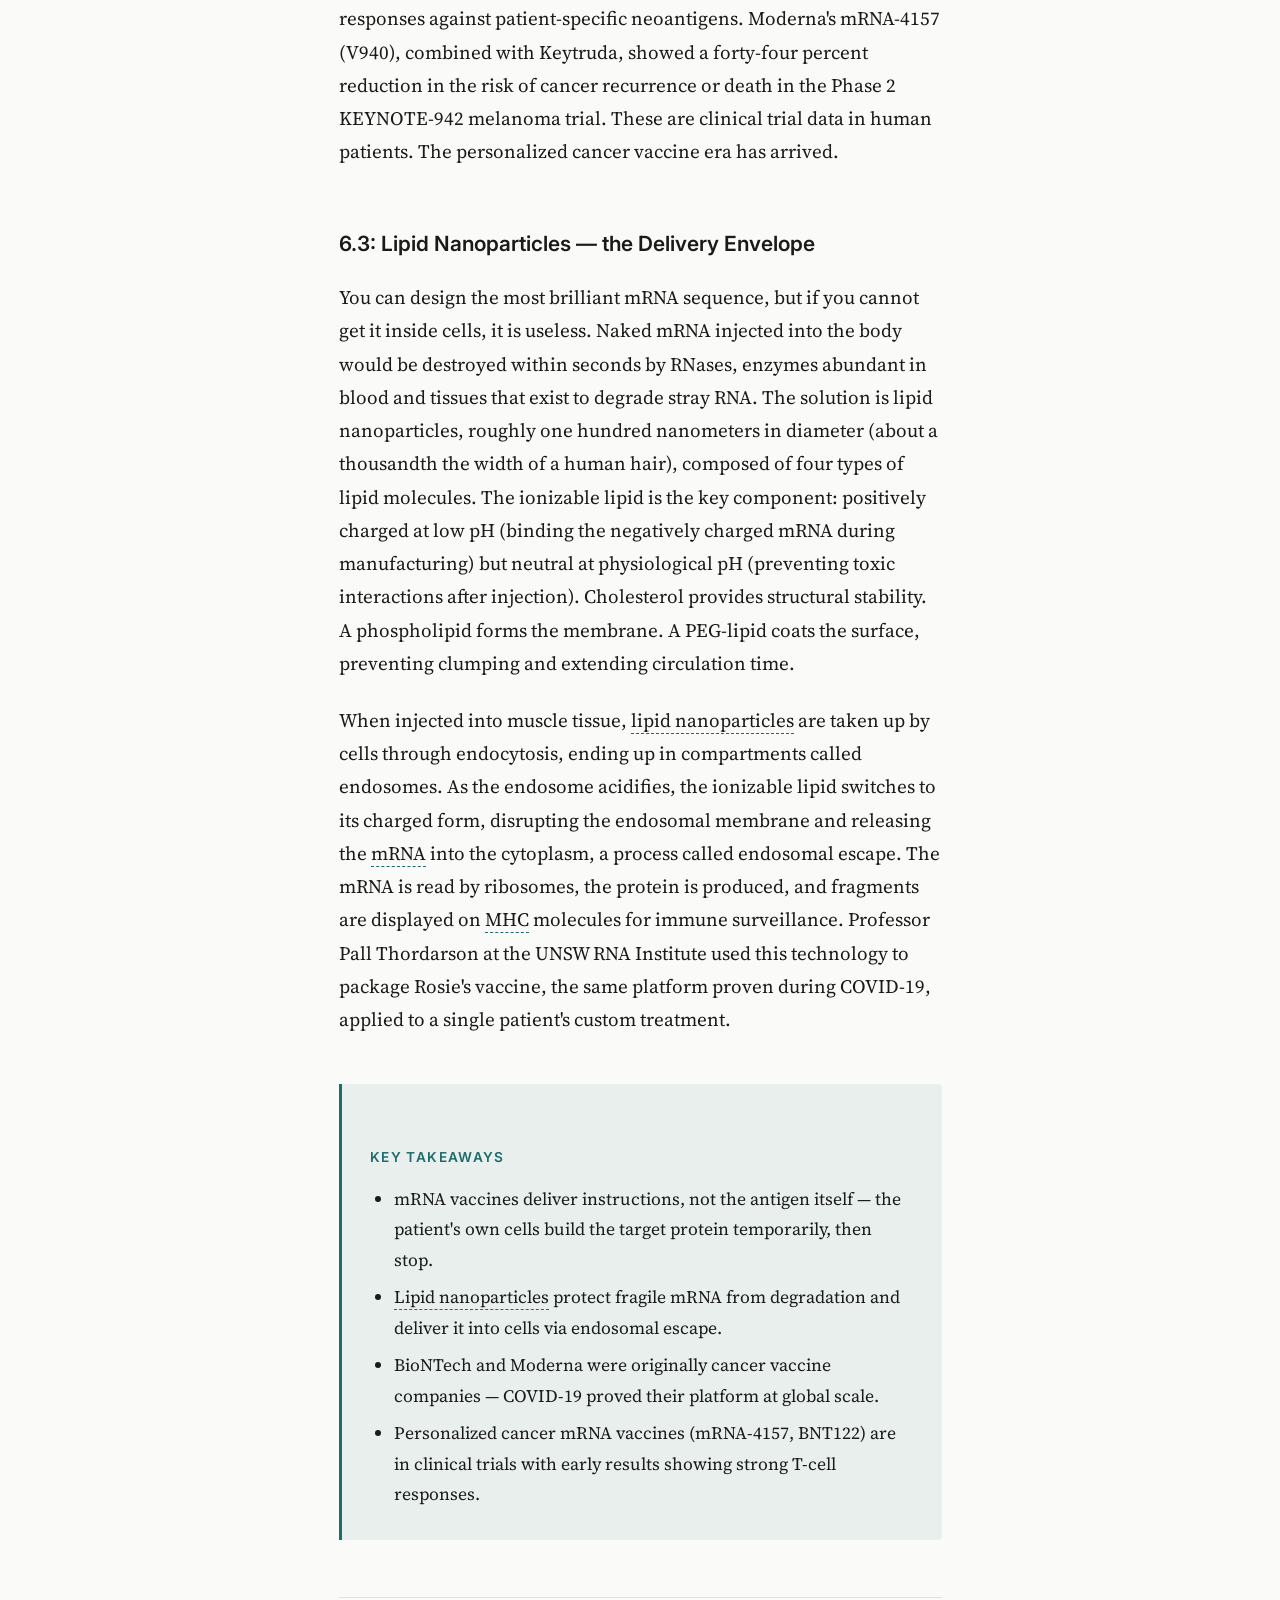
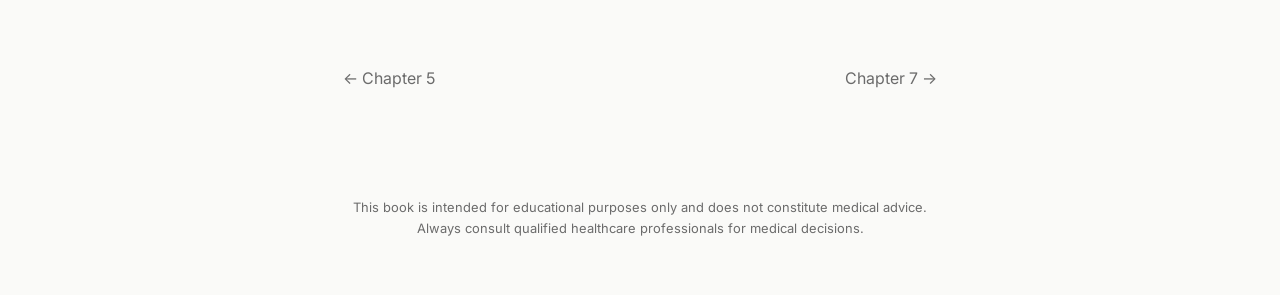
<file: chapter-6.html>
<!DOCTYPE html>
<html lang="en">
<head>
  <meta charset="UTF-8">
  <meta name="viewport" content="width=device-width, initial-scale=1.0">
  <meta name="description" content="How mRNA vaccines work, how COVID-19 proved the platform at scale, and how BioNTech and Moderna are applying it to personalized cancer vaccines.">
  <title>Chapter 6: mRNA Vaccines &mdash; Understanding Genetics in the Age of AI</title>
  <link rel="stylesheet" href="styles.css">
  <link rel="icon" href="favicon.svg" type="image/svg+xml">
</head>
<body>

  <div id="reading-progress" aria-hidden="true"></div>

  <a href="#content" class="skip-link">Skip to content</a>

  <header class="top-bar">
    <a href="index.html">Understanding Genetics in the Age of AI</a>
    <span class="chapter-label">Chapter 6</span>
  </header>

  <main id="content" class="container">
    <div class="chapter-header">
      <span class="chapter-number">Chapter 6</span>
      <h1 class="chapter-title">mRNA Vaccines &mdash; Software Updates for Your Immune System</h1>
    </div>

    <article class="content">
      <h2>6.1: What mRNA Vaccines Actually Are</h2>

      <p>The most common misconception first: mRNA vaccines are not gene therapy. They do not alter your DNA. They do not enter the cell's nucleus. They are temporary instructions, a self-destructing message that tells cells to produce a specific protein for a short period, after which the mRNA is naturally degraded. If your genome is the operating system, an mRNA vaccine is a temporary software patch that runs for a few days and deletes itself. No permanent changes.</p>

      <p>The process, step by step: a synthetic mRNA molecule, designed in a lab, is packaged inside a tiny fat bubble called a lipid nanoparticle (LNP). When injected, LNPs are taken up by cells through endocytosis. Inside the cell, the LNP releases its mRNA, and ribosomes read it and produce the encoded protein. That protein is processed, chopped into peptide fragments and displayed on MHC molecules on the cell surface. Patrolling immune cells encounter the fragments, recognize them as foreign, and mount an immune response, producing antibodies and training T-cells. If the immune system encounters that protein again (on a virus or cancer cell), it responds immediately.</p>

      <figure class="figure">
        <svg xmlns="http://www.w3.org/2000/svg" viewBox="0 0 448.05 420" role="img" aria-labelledby="ch6-svg-title" style="--bg:#ffffff;--fg:#1f2328;--line:#d1d9e0;--accent:#1E6B6B;--muted:#59636e;background:var(--bg)">
<title id="ch6-svg-title">mRNA vaccine delivery: five steps from LNP injection through cell endocytosis, mRNA release, ribosome protein production, to MHC display and immune response</title>
<style>
  text { font-family: 'Inter', system-ui, sans-serif; }
  svg {
    --_text:          var(--fg);
    --_text-sec:      var(--muted, color-mix(in srgb, var(--fg) 60%, var(--bg)));
    --_text-muted:    var(--muted, color-mix(in srgb, var(--fg) 40%, var(--bg)));
    --_text-faint:    color-mix(in srgb, var(--fg) 25%, var(--bg));
    --_line:          var(--line, color-mix(in srgb, var(--fg) 30%, var(--bg)));
    --_arrow:         var(--accent, color-mix(in srgb, var(--fg) 50%, var(--bg)));
    --_node-fill:     var(--surface, color-mix(in srgb, var(--fg) 3%, var(--bg)));
    --_node-stroke:   var(--border, color-mix(in srgb, var(--fg) 20%, var(--bg)));
    --_group-fill:    var(--bg);
    --_group-hdr:     color-mix(in srgb, var(--fg) 5%, var(--bg));
    --_inner-stroke:  color-mix(in srgb, var(--fg) 12%, var(--bg));
    --_key-badge:     color-mix(in srgb, var(--fg) 10%, var(--bg));
  }
</style>
<defs>
  <marker id="arrowhead" markerWidth="8" markerHeight="4.8" refX="8" refY="2.4" orient="auto">
    <polygon points="0 0, 8 2.4, 0 4.8" fill="var(--_arrow)" />
  </marker>
</defs>
<polyline points="224.025,76 224.025,116" fill="none" stroke="var(--_line)" stroke-width="0.75" marker-end="url(#arrowhead)" />
<polyline points="224.025,152 224.025,192" fill="none" stroke="var(--_line)" stroke-width="0.75" marker-end="url(#arrowhead)" />
<polyline points="224.025,228 224.025,268" fill="none" stroke="var(--_line)" stroke-width="0.75" marker-end="url(#arrowhead)" />
<polyline points="224.025,304 224.025,344" fill="none" stroke="var(--_line)" stroke-width="0.75" marker-end="url(#arrowhead)" />
<rect x="109.025" y="40" width="230" height="36" rx="0" ry="0" fill="#e8f4f4" stroke="#1E6B6B" stroke-width="0.75" />
<rect x="81.525" y="116" width="285" height="36" rx="0" ry="0" fill="#e8f4f4" stroke="#1E6B6B" stroke-width="0.75" />
<rect x="76.525" y="192" width="295" height="36" rx="0" ry="0" fill="#e8f4f4" stroke="#1E6B6B" stroke-width="0.75" />
<rect x="76.525" y="268" width="295" height="36" rx="0" ry="0" fill="#e8f4f4" stroke="#1E6B6B" stroke-width="0.75" />
<rect x="69.025" y="344" width="310" height="36" rx="0" ry="0" fill="#e8f4f4" stroke="#1E6B6B" stroke-width="0.75" />
<text x="224.025" y="58" text-anchor="middle" dy="0.35em" font-size="13" font-weight="500" fill="#1a1a1a">1. LNP + mRNA injected</text>
<text x="224.025" y="134" text-anchor="middle" dy="0.35em" font-size="13" font-weight="500" fill="#1a1a1a">2. Cell absorbs LNP — endocytosis</text>
<text x="224.025" y="210" text-anchor="middle" dy="0.35em" font-size="13" font-weight="500" fill="#1a1a1a">3. Endosome acidifies, mRNA released</text>
<text x="224.025" y="286" text-anchor="middle" dy="0.35em" font-size="13" font-weight="500" fill="#1a1a1a">4. Ribosome produces antigen protein</text>
<text x="224.025" y="362" text-anchor="middle" dy="0.35em" font-size="13" font-weight="500" fill="#1a1a1a">5. Protein fragments — immune response</text>
</svg>
        <figcaption>Lipid nanoparticles smuggle mRNA past the cell membrane. The cell’s own ribosomes do the rest — no viral vector, no DNA involved.</figcaption>
      </figure>

      <p>The engineering is sophisticated. A chemical cap structure (5' cap) mimics natural mRNA for cellular recognition. Untranslated regions (UTRs) are optimized for stability and translation efficiency. The coding sequence uses codon optimization to choose codons the cellular machinery translates most efficiently. One of the most important innovations is replacing uridine with N1-methylpseudouridine, which reduces unwanted inflammatory responses and increases stability, the same modification used in COVID-19 vaccines. A poly-A tail protects the mRNA from degradation. Each modification represents years of research, and together they transform mRNA from a fragile molecule destroyed in seconds into a viable therapeutic platform.</p>

      <h2>6.2: COVID Proved It Works at Scale</h2>

      <p>There is an irony in the mRNA vaccine story. Both BioNTech and Moderna, household names from the pandemic, were founded not as infectious disease companies but as cancer vaccine companies. BioNTech was founded in 2008 by Ugur Sahin and Ozlem Tureci, immunologists developing personalized cancer immunotherapies. Moderna (a portmanteau of "modified RNA") was founded in 2010 with a similar cancer focus. Both spent years developing the mRNA platform, lipid nanoparticle delivery, and manufacturing processes. When COVID-19 emerged, they were positioned to pivot.</p>

      <p>The speed remains striking. On January 10, 2020, Chinese researchers published the genetic sequence of SARS-CoV-2. Within a single weekend, BioNTech's team designed their vaccine candidate, BNT162b2, using only published sequence data. No physical virus needed. The mRNA vaccine was a digital product: once you have the sequence, you have the design. Moderna's timeline was similar. By December 2020, both had emergency authorization, and by the end of 2021, more than twelve billion doses had been manufactured and distributed worldwide. The pandemic proved beyond doubt that mRNA technology works, can be developed with speed, and can be manufactured at global scale.</p>

      <p>Now both companies are returning to their original mission. BioNTech's autogene cevumeran (BNT122) is in trials for pancreatic ductal adenocarcinoma, which has a five-year survival rate below ten percent. Early results showed the vaccine induced strong T-cell responses against patient-specific neoantigens. Moderna's mRNA-4157 (V940), combined with Keytruda, showed a forty-four percent reduction in the risk of cancer recurrence or death in the Phase 2 KEYNOTE-942 melanoma trial. These are clinical trial data in human patients. The personalized cancer vaccine era has arrived.</p>

      <h2>6.3: Lipid Nanoparticles &mdash; the Delivery Envelope</h2>

      <p>You can design the most brilliant mRNA sequence, but if you cannot get it inside cells, it is useless. Naked mRNA injected into the body would be destroyed within seconds by RNases, enzymes abundant in blood and tissues that exist to degrade stray RNA. The solution is lipid nanoparticles, roughly one hundred nanometers in diameter (about a thousandth the width of a human hair), composed of four types of lipid molecules. The ionizable lipid is the key component: positively charged at low pH (binding the negatively charged mRNA during manufacturing) but neutral at physiological pH (preventing toxic interactions after injection). Cholesterol provides structural stability. A phospholipid forms the membrane. A PEG-lipid coats the surface, preventing clumping and extending circulation time.</p>

      <p>When injected into muscle tissue, <span class="term" data-def="A ~100 nm fat bubble that encapsulates mRNA and smuggles it into cells, enabling mRNA vaccines">lipid nanoparticles</span> are taken up by cells through endocytosis, ending up in compartments called endosomes. As the endosome acidifies, the ionizable lipid switches to its charged form, disrupting the endosomal membrane and releasing the <span class="term" data-def="Messenger RNA — a temporary copy of a gene, read by ribosomes to build a protein">mRNA</span> into the cytoplasm, a process called endosomal escape. The mRNA is read by ribosomes, the protein is produced, and fragments are displayed on <span class="term" data-def="Major Histocompatibility Complex — proteins on cell surfaces that display peptide fragments for immune surveillance">MHC</span> molecules for immune surveillance. Professor Pall Thordarson at the UNSW RNA Institute used this technology to package Rosie's vaccine, the same platform proven during COVID-19, applied to a single patient's custom treatment.</p>

      <div class="key-takeaways">
        <h3>Key Takeaways</h3>
        <ul>
          <li>mRNA vaccines deliver instructions, not the antigen itself — the patient's own cells build the target protein temporarily, then stop.</li>
          <li><span class="term" data-def="A ~100 nm fat bubble that encapsulates mRNA and smuggles it into cells, enabling mRNA vaccines">Lipid nanoparticles</span> protect fragile mRNA from degradation and deliver it into cells via endosomal escape.</li>
          <li>BioNTech and Moderna were originally cancer vaccine companies — COVID-19 proved their platform at global scale.</li>
          <li>Personalized cancer mRNA vaccines (mRNA-4157, BNT122) are in clinical trials with early results showing strong T-cell responses.</li>
        </ul>
      </div>
    </article>

    <nav class="bottom-nav" aria-label="Chapter navigation">
      <a href="chapter-5.html" class="prev">Chapter 5</a>
      <a href="chapter-7.html" class="next">Chapter 7</a>
    </nav>
  </main>

  <footer class="container">
    <p class="disclaimer">This book is intended for educational purposes only and does not constitute medical advice. Always consult qualified healthcare professionals for medical decisions.</p>
  </footer>

  <script src="scripts.js"></script>
</body>
</html>
</file>
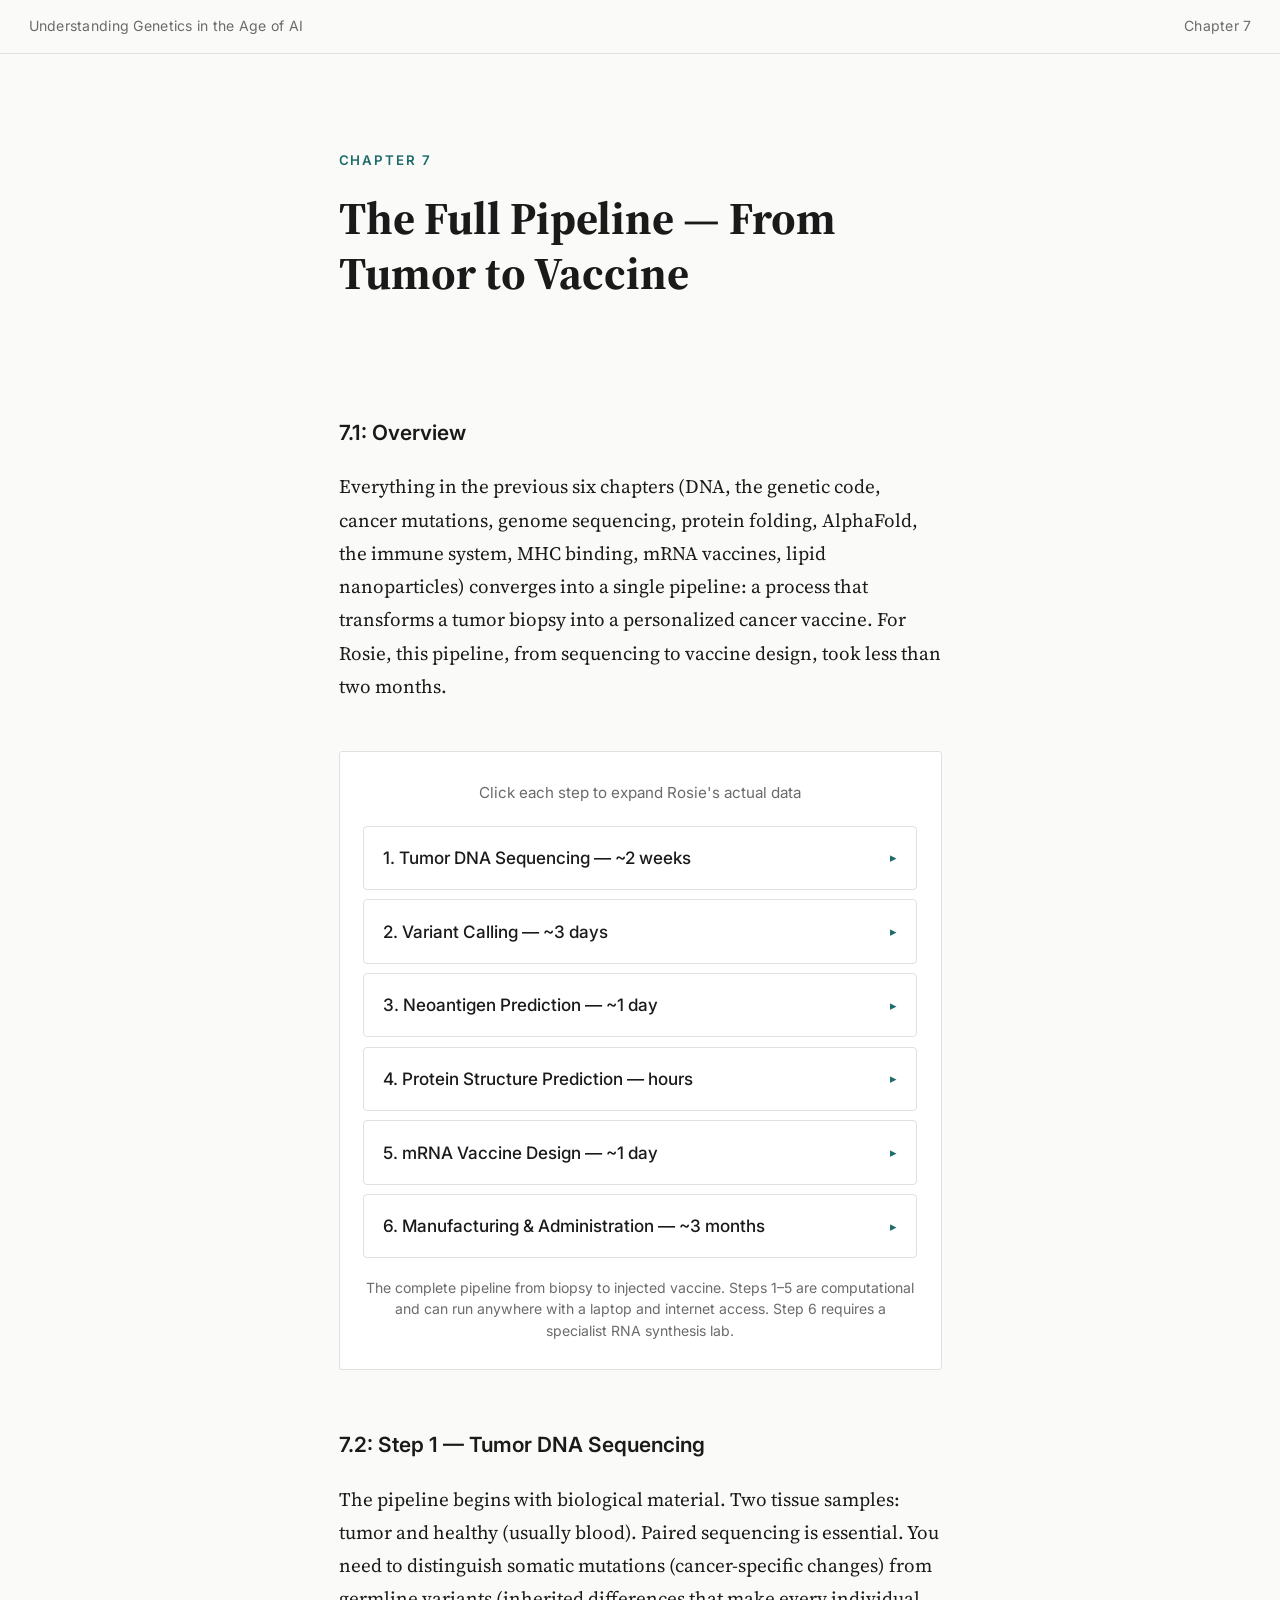
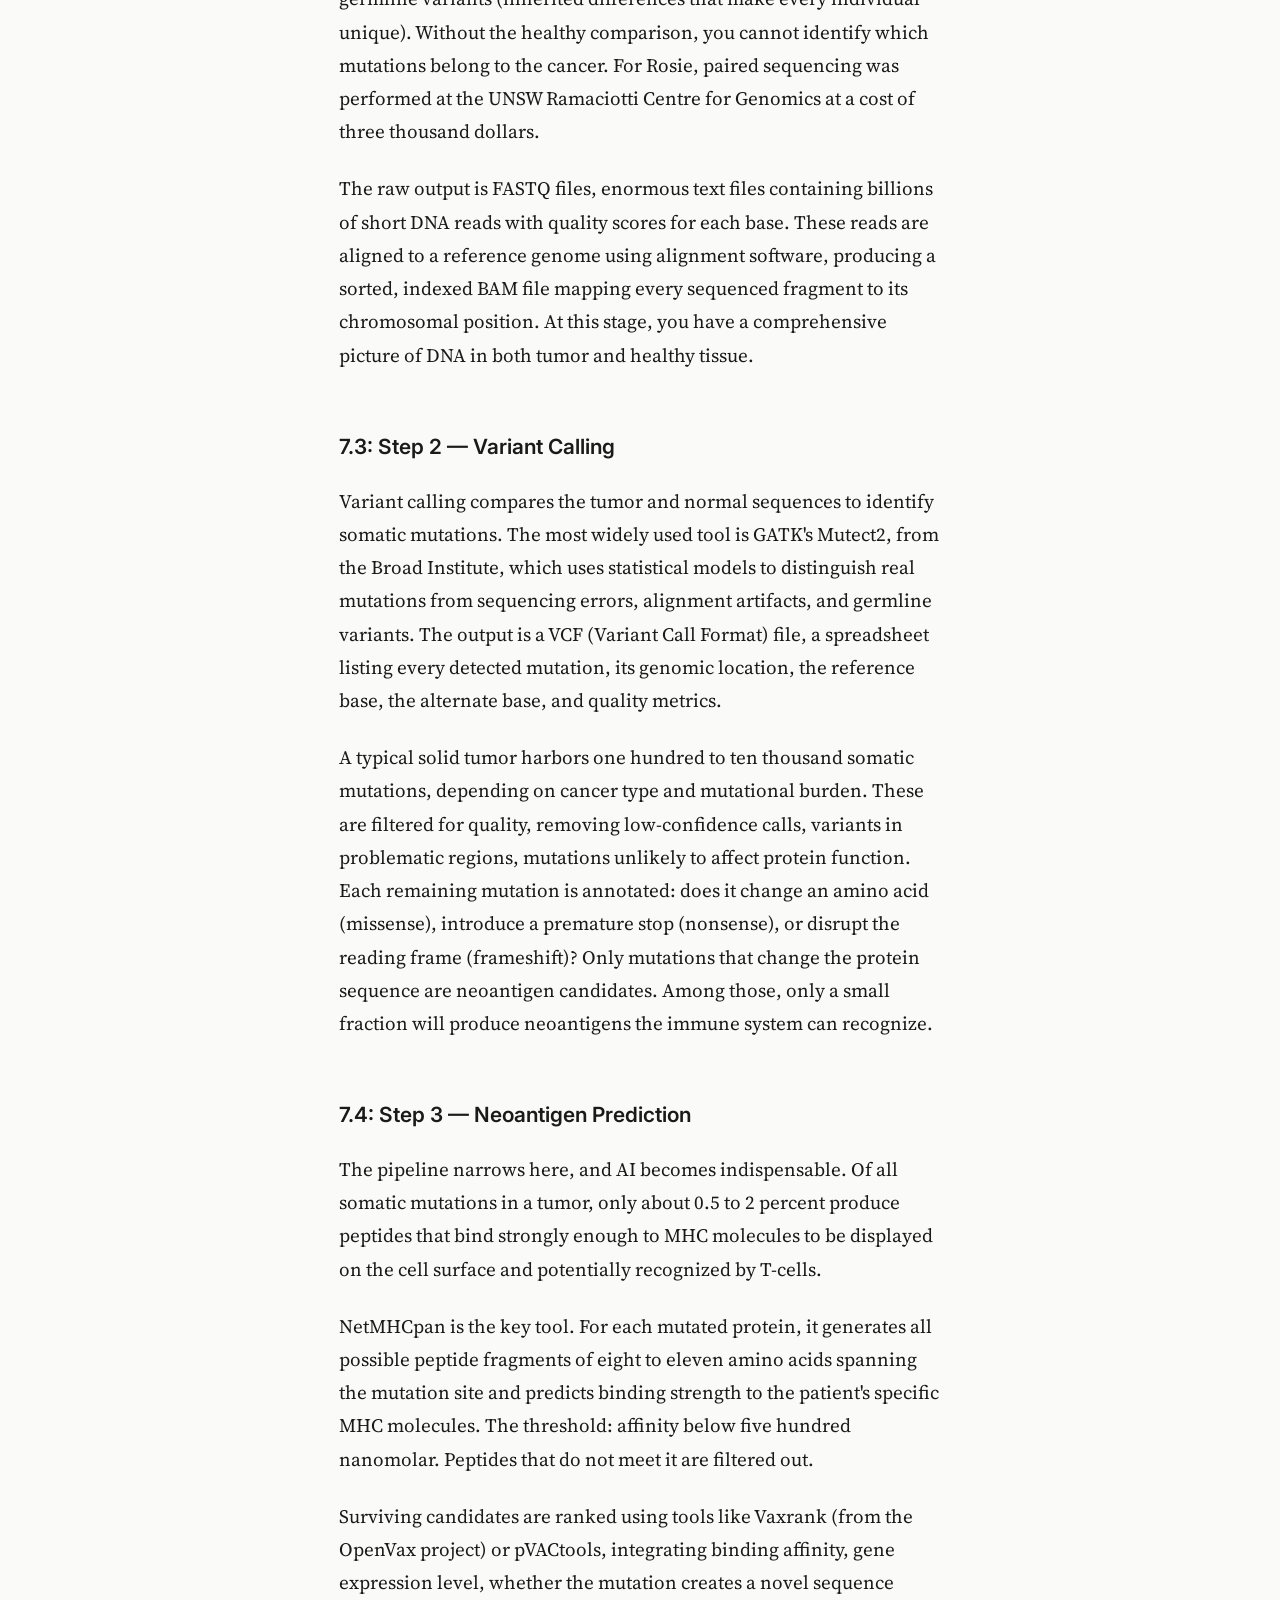
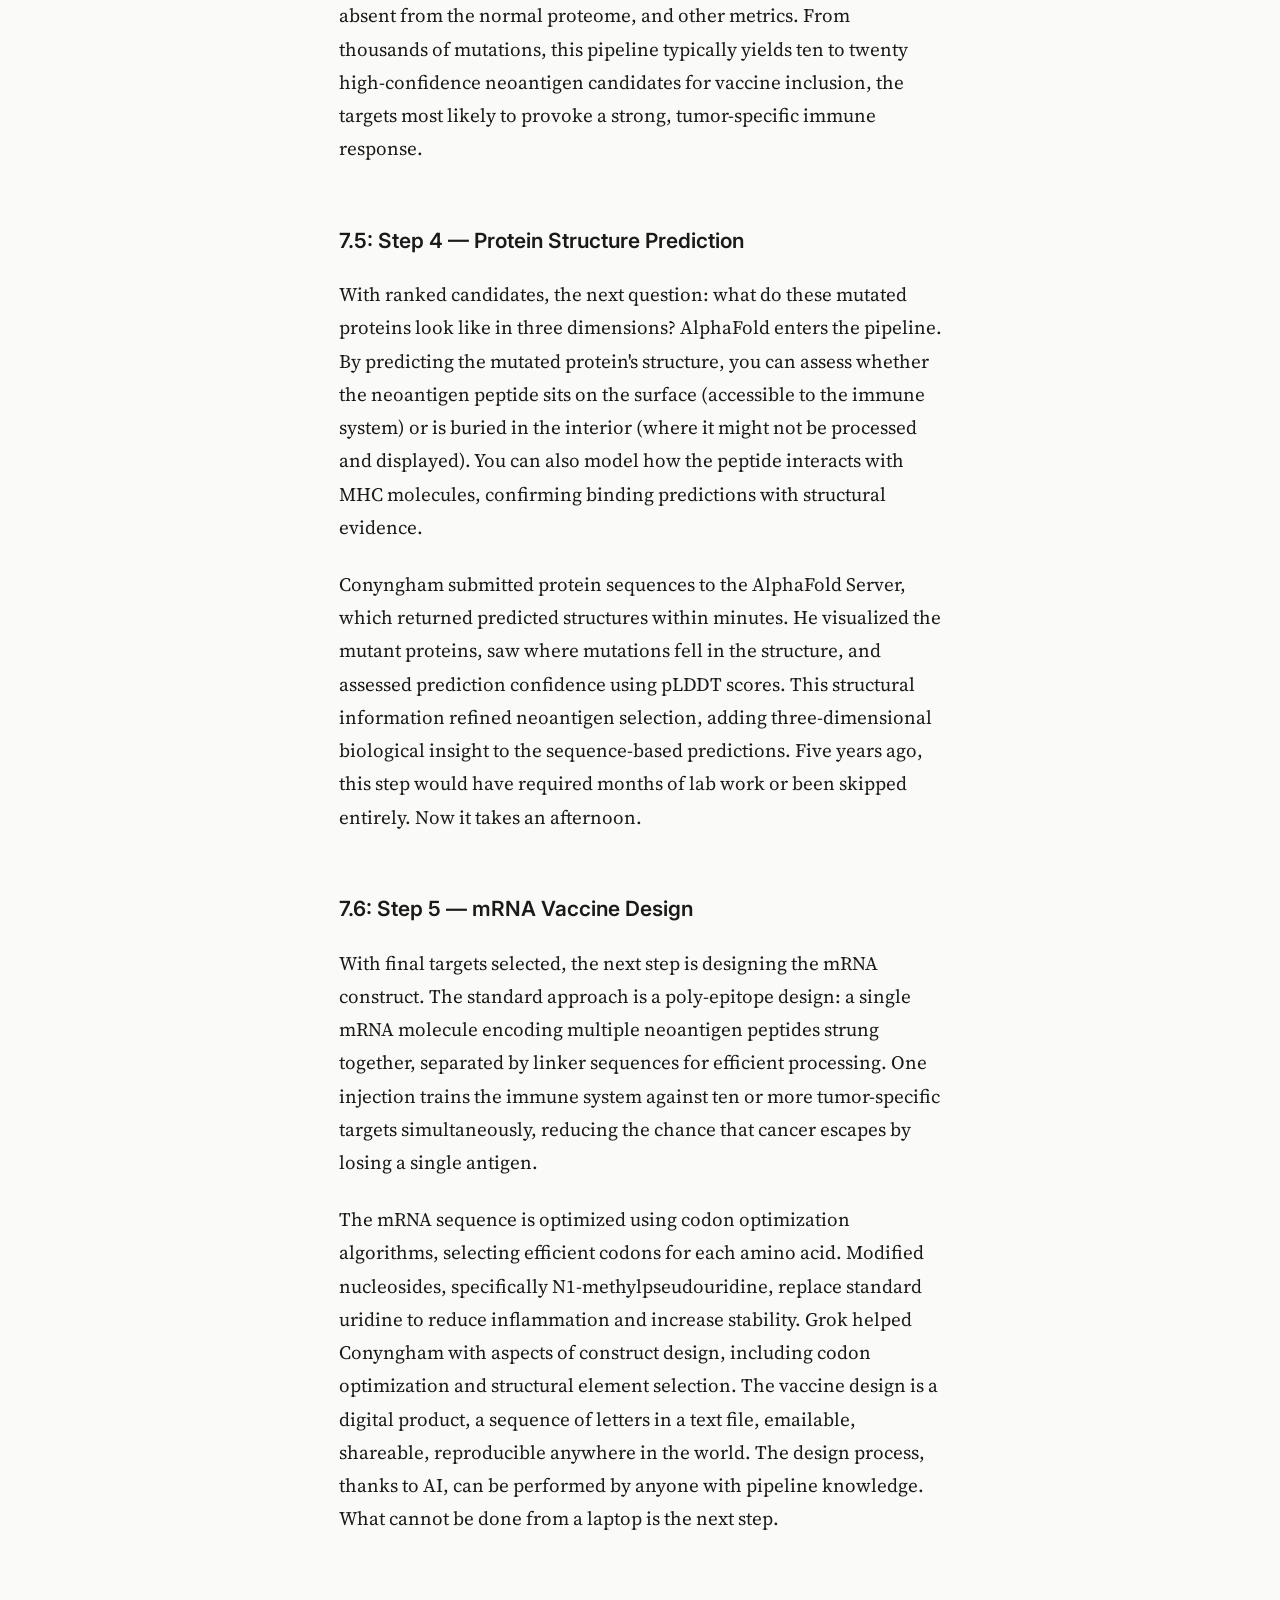
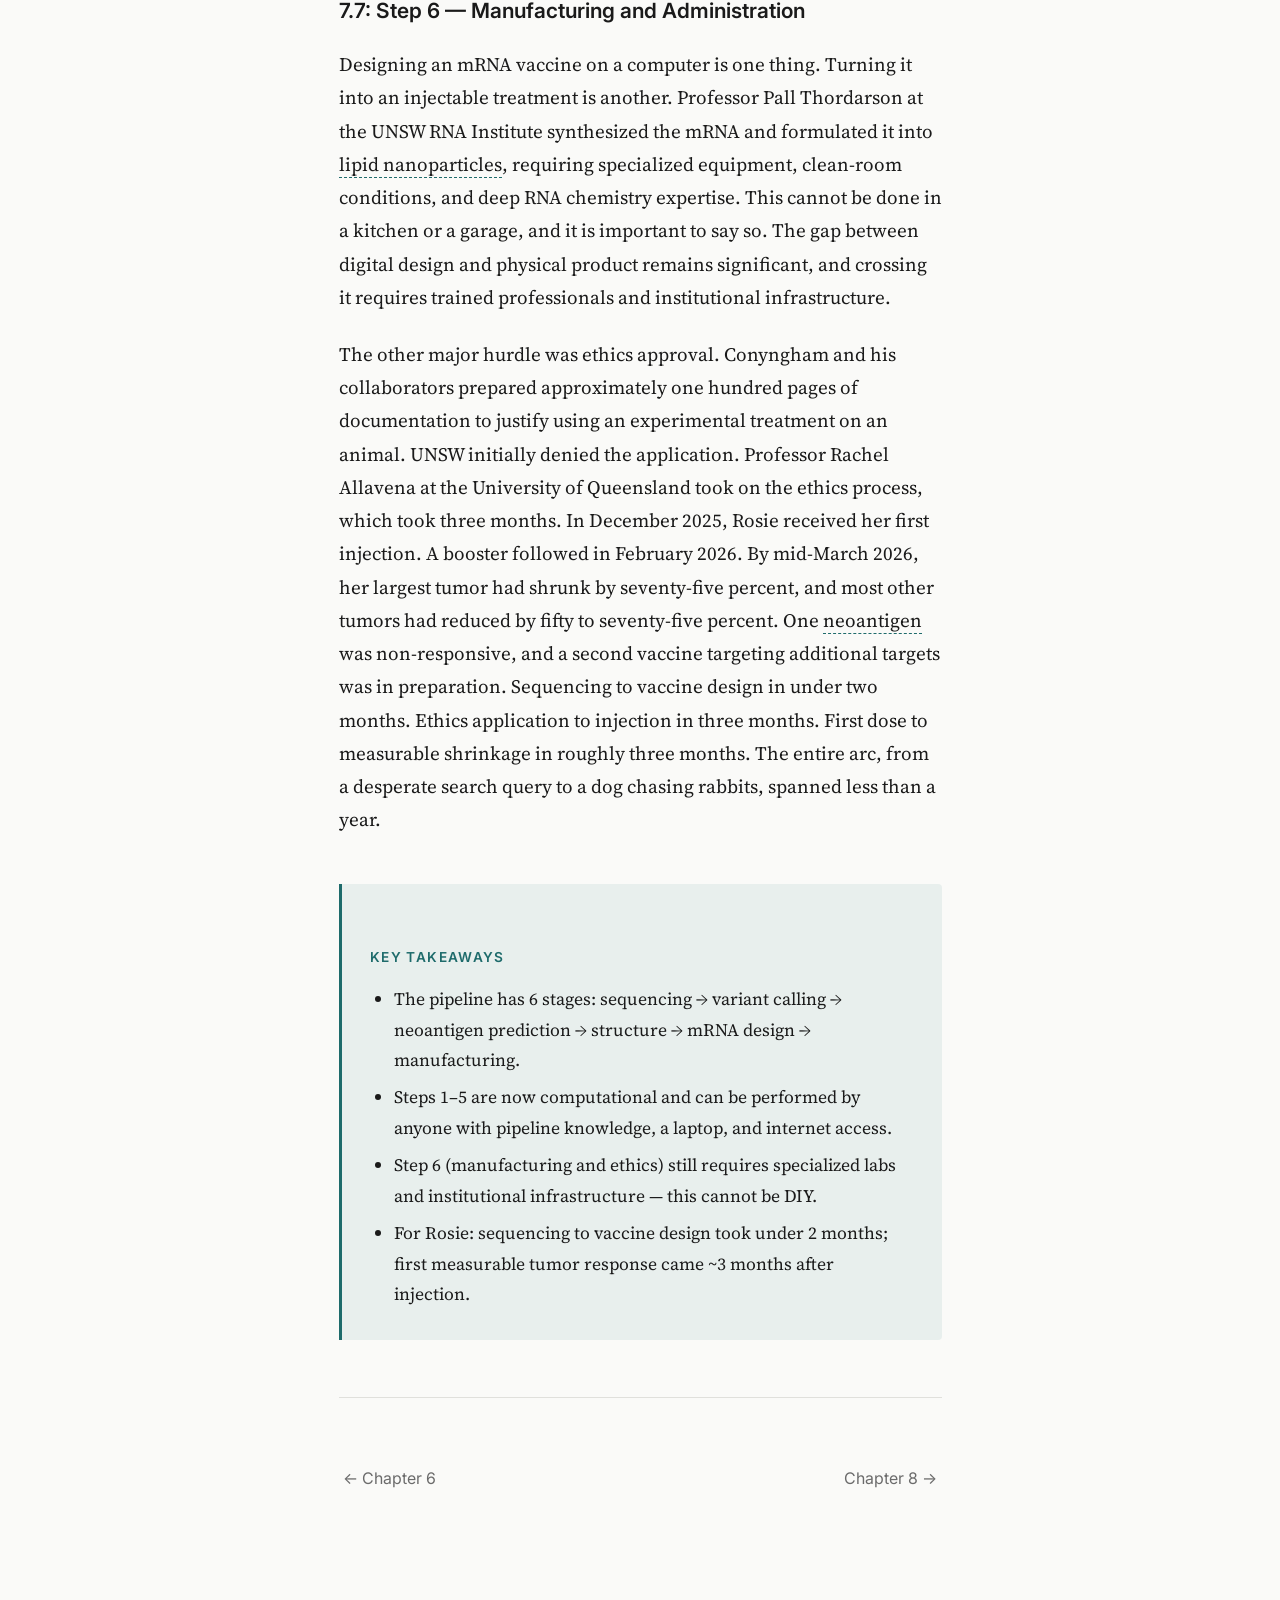
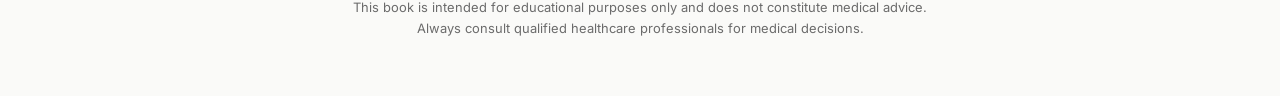
<file: chapter-7.html>
<!DOCTYPE html>
<html lang="en">
<head>
  <meta charset="UTF-8">
  <meta name="viewport" content="width=device-width, initial-scale=1.0">
  <meta name="description" content="The complete pipeline from tumor biopsy to personalized mRNA cancer vaccine: sequencing, variant calling, neoantigen prediction, AlphaFold, mRNA design, and manufacturing.">
  <title>Chapter 7: The Full Pipeline &mdash; Understanding Genetics in the Age of AI</title>
  <link rel="stylesheet" href="styles.css">
  <link rel="icon" href="favicon.svg" type="image/svg+xml">
</head>
<body>

  <div id="reading-progress" aria-hidden="true"></div>

  <a href="#content" class="skip-link">Skip to content</a>

  <header class="top-bar">
    <a href="index.html">Understanding Genetics in the Age of AI</a>
    <span class="chapter-label">Chapter 7</span>
  </header>

  <main id="content" class="container">
    <div class="chapter-header">
      <span class="chapter-number">Chapter 7</span>
      <h1 class="chapter-title">The Full Pipeline &mdash; From Tumor to Vaccine</h1>
    </div>

    <article class="content">
      <h2>7.1: Overview</h2>

      <p>Everything in the previous six chapters (DNA, the genetic code, cancer mutations, genome sequencing, protein folding, AlphaFold, the immune system, MHC binding, mRNA vaccines, lipid nanoparticles) converges into a single pipeline: a process that transforms a tumor biopsy into a personalized cancer vaccine. For Rosie, this pipeline, from sequencing to vaccine design, took less than two months.</p>

      <!-- Pipeline Step Explorer (replaces static SVG) -->
      <div class="figure" aria-label="Pipeline step explorer — click each step to see Rosie's data">
        <p style="font-family:var(--sans);font-size:0.8rem;color:var(--text-muted);margin-bottom:1rem;text-align:center">Click each step to expand Rosie's actual data</p>

        <div class="pipeline-step">
          <div class="step-toggle">1. Tumor DNA Sequencing — ~2 weeks</div>
          <div class="pipeline-step-detail">
            <strong>For Rosie:</strong> Paired-end sequencing at UNSW Ramaciotti Centre for Genomics. Illumina platform, ~50× coverage of tumor and matched normal blood. Output: two <span class="term" data-def="The standard file format for raw sequencing reads — contains the DNA sequence + a quality score for every base">FASTQ</span> files totalling ~48 GB. Cost: $3,000 AUD. Both tumor biopsy and blood sample were required to distinguish cancer mutations from inherited variants.
          </div>
        </div>

        <div class="pipeline-step">
          <div class="step-toggle">2. Variant Calling — ~3 days</div>
          <div class="pipeline-step-detail">
            <strong>For Rosie:</strong> FASTQ files aligned to the canine reference genome (CanFam4) using BWA-MEM2. GATK Mutect2 identified <span class="term" data-def="A DNA change that occurs in a body cell after conception — not inherited, not passed to children">somatic mutations</span> by comparing tumor vs normal. Output: a <span class="term" data-def="Variant Call Format — a text file listing every detected genetic variant with its chromosomal position and quality metrics">VCF</span> file containing thousands of candidate mutations, filtered to ~300 high-confidence variants affecting protein-coding regions. Ran on a cloud laptop instance; no specialized hardware needed.
          </div>
        </div>

        <div class="pipeline-step">
          <div class="step-toggle">3. Neoantigen Prediction — ~1 day</div>
          <div class="pipeline-step-detail">
            <strong>For Rosie:</strong> Each mutation translated to all overlapping 8–11 amino acid peptides spanning the mutation site. NetMHCpan 4.1 predicted binding affinity to Rosie's MHC (HLA) alleles. Candidates with affinity &lt;500 nM ranked by Vaxrank, incorporating gene expression data. Final shortlist: <strong>17 high-confidence <span class="term" data-def="A mutation-derived peptide displayed on a cancer cell's surface, recognisable by the immune system as foreign">neoantigen</span> candidates</strong> from ~300 mutations.
          </div>
        </div>

        <div class="pipeline-step">
          <div class="step-toggle">4. Protein Structure Prediction — hours</div>
          <div class="pipeline-step-detail">
            <strong>For Rosie:</strong> Top candidates submitted to AlphaFold Server. Predicted structures visualized in PyMOL to confirm neoantigen peptides sat on the protein surface (not buried). <span class="term" data-def="AlphaFold's per-residue confidence score (0–100). >90 = highly reliable; <50 = likely disordered">pLDDT</span> scores above 90 for all selected regions. Structural confirmation reduced the list to <strong>12 final vaccine targets</strong>. Entire step took one afternoon on a standard laptop.
          </div>
        </div>

        <div class="pipeline-step">
          <div class="step-toggle">5. mRNA Vaccine Design — ~1 day</div>
          <div class="pipeline-step-detail">
            <strong>For Rosie:</strong> Poly-epitope mRNA construct: 12 neoantigen peptides connected by flexible glycine–serine linkers. Codon-optimized for canine ribosomes using CAMEOS. N1-methylpseudouridine substituted for uridine to reduce inflammation. 5' cap, poly-A tail, and UTR sequences selected for maximum stability. The final construct: a 2,100-nucleotide text file — emailable, reproducible anywhere.
          </div>
        </div>

        <div class="pipeline-step">
          <div class="step-toggle">6. Manufacturing &amp; Administration — ~3 months</div>
          <div class="pipeline-step-detail">
            <strong>For Rosie:</strong> mRNA synthesized by Prof. Pall Thordarson at the UNSW RNA Institute. Formulated into <span class="term" data-def="A ~100 nm fat bubble that encapsulates mRNA and smuggles it into cells, enabling mRNA vaccines">lipid nanoparticles</span>. Ethics approval via Prof. Rachel Allavena at University of Queensland — ~100 pages of documentation, initially denied, resubmitted, approved after 3 months. <strong>First injection: December 2025.</strong> Booster: February 2026. By mid-March 2026: largest tumor shrunk 75%, most others 50–75%.
          </div>
        </div>

        <figcaption style="margin-top:1rem">The complete pipeline from biopsy to injected vaccine. Steps 1–5 are computational and can run anywhere with a laptop and internet access. Step 6 requires a specialist RNA synthesis lab.</figcaption>
      </div>

      <!-- Original static SVG kept hidden for reference -->
      <figure class="figure" style="display:none" aria-hidden="true">
        <svg xmlns="http://www.w3.org/2000/svg" viewBox="0 0 448.05 496" role="img" aria-labelledby="ch7-svg-title" style="--bg:#ffffff;--fg:#1f2328;--line:#d1d9e0;--accent:#1E6B6B;--muted:#59636e;background:var(--bg)">
<title id="ch7-svg-title">Pipeline flowchart: six steps from tumor DNA sequencing through variant calling, neoantigen prediction, protein structure prediction, mRNA vaccine design, to manufacturing and administration</title>
<style>
  text { font-family: 'Inter', system-ui, sans-serif; }
  svg {
    /* Derived from --bg and --fg (overridable via --line, --accent, etc.) */
    --_text:          var(--fg);
    --_text-sec:      var(--muted, color-mix(in srgb, var(--fg) 60%, var(--bg)));
    --_text-muted:    var(--muted, color-mix(in srgb, var(--fg) 40%, var(--bg)));
    --_text-faint:    color-mix(in srgb, var(--fg) 25%, var(--bg));
    --_line:          var(--line, color-mix(in srgb, var(--fg) 30%, var(--bg)));
    --_arrow:         var(--accent, color-mix(in srgb, var(--fg) 50%, var(--bg)));
    --_node-fill:     var(--surface, color-mix(in srgb, var(--fg) 3%, var(--bg)));
    --_node-stroke:   var(--border, color-mix(in srgb, var(--fg) 20%, var(--bg)));
    --_group-fill:    var(--bg);
    --_group-hdr:     color-mix(in srgb, var(--fg) 5%, var(--bg));
    --_inner-stroke:  color-mix(in srgb, var(--fg) 12%, var(--bg));
    --_key-badge:     color-mix(in srgb, var(--fg) 10%, var(--bg));
  }
</style>
<defs>
  <marker id="arrowhead" markerWidth="8" markerHeight="4.8" refX="8" refY="2.4" orient="auto">
    <polygon points="0 0, 8 2.4, 0 4.8" fill="var(--_arrow)" />
  </marker>
  <marker id="arrowhead-start" markerWidth="8" markerHeight="4.8" refX="0" refY="2.4" orient="auto-start-reverse">
    <polygon points="8 0, 0 2.4, 8 4.8" fill="var(--_arrow)" />
  </marker>
</defs>
<polyline points="224.025,76 224.025,116" fill="none" stroke="var(--_line)" stroke-width="0.75" marker-end="url(#arrowhead)" />
<polyline points="224.025,152 224.025,192" fill="none" stroke="var(--_line)" stroke-width="0.75" marker-end="url(#arrowhead)" />
<polyline points="224.025,228 224.025,268" fill="none" stroke="var(--_line)" stroke-width="0.75" marker-end="url(#arrowhead)" />
<polyline points="224.025,304 224.025,344" fill="none" stroke="var(--_line)" stroke-width="0.75" marker-end="url(#arrowhead)" />
<polyline points="224.025,380 224.025,420" fill="none" stroke="var(--_line)" stroke-width="0.75" marker-end="url(#arrowhead)" />
<rect x="86.475" y="40" width="275.1" height="36" rx="0" ry="0" fill="#e8f4f4" stroke="#1E6B6B" stroke-width="0.75" />
<rect x="107.925" y="116" width="232.20000000000002" height="36" rx="0" ry="0" fill="#e8f4f4" stroke="#1E6B6B" stroke-width="0.75" />
<rect x="90.04999999999998" y="192" width="267.95000000000005" height="36" rx="0" ry="0" fill="#e8f4f4" stroke="#1E6B6B" stroke-width="0.75" />
<rect x="107.925" y="268" width="232.20000000000002" height="36" rx="0" ry="0" fill="#e8f4f4" stroke="#1E6B6B" stroke-width="0.75" />
<rect x="97.2" y="344" width="253.65" height="36" rx="0" ry="0" fill="#e8f4f4" stroke="#1E6B6B" stroke-width="0.75" />
<rect x="40" y="420" width="368.05" height="36" rx="0" ry="0" fill="#f5f0e8" stroke="#8B7355" stroke-width="0.75" />
<text x="224.025" y="58" text-anchor="middle" dy="0.35em" font-size="13" font-weight="500" fill="#1a1a1a">1. Tumor DNA Sequencing — ~2 weeks</text>
<text x="224.025" y="134" text-anchor="middle" dy="0.35em" font-size="13" font-weight="500" fill="#1a1a1a">2. Variant Calling — ~3 days</text>
<text x="224.025" y="210" text-anchor="middle" dy="0.35em" font-size="13" font-weight="500" fill="#1a1a1a">3. Neoantigen Prediction — ~1 day</text>
<text x="224.025" y="286" text-anchor="middle" dy="0.35em" font-size="13" font-weight="500" fill="#1a1a1a">4. Protein Structure — hours</text>
<text x="224.025" y="362" text-anchor="middle" dy="0.35em" font-size="13" font-weight="500" fill="#1a1a1a">5. mRNA Vaccine Design — ~1 day</text>
<text x="224.025" y="438" text-anchor="middle" dy="0.35em" font-size="13" font-weight="500" fill="#1a1a1a">6. Manufacturing and Administration — ~3 months</text>
</svg>
        <figcaption>Static pipeline diagram.</figcaption>
      </figure>

      <h2>7.2: Step 1 &mdash; Tumor DNA Sequencing</h2>

      <p>The pipeline begins with biological material. Two tissue samples: tumor and healthy (usually blood). Paired sequencing is essential. You need to distinguish somatic mutations (cancer-specific changes) from germline variants (inherited differences that make every individual unique). Without the healthy comparison, you cannot identify which mutations belong to the cancer. For Rosie, paired sequencing was performed at the UNSW Ramaciotti Centre for Genomics at a cost of three thousand dollars.</p>

      <p>The raw output is FASTQ files, enormous text files containing billions of short DNA reads with quality scores for each base. These reads are aligned to a reference genome using alignment software, producing a sorted, indexed BAM file mapping every sequenced fragment to its chromosomal position. At this stage, you have a comprehensive picture of DNA in both tumor and healthy tissue.</p>

      <h2>7.3: Step 2 &mdash; Variant Calling</h2>

      <p>Variant calling compares the tumor and normal sequences to identify somatic mutations. The most widely used tool is GATK's Mutect2, from the Broad Institute, which uses statistical models to distinguish real mutations from sequencing errors, alignment artifacts, and germline variants. The output is a VCF (Variant Call Format) file, a spreadsheet listing every detected mutation, its genomic location, the reference base, the alternate base, and quality metrics.</p>

      <p>A typical solid tumor harbors one hundred to ten thousand somatic mutations, depending on cancer type and mutational burden. These are filtered for quality, removing low-confidence calls, variants in problematic regions, mutations unlikely to affect protein function. Each remaining mutation is annotated: does it change an amino acid (missense), introduce a premature stop (nonsense), or disrupt the reading frame (frameshift)? Only mutations that change the protein sequence are neoantigen candidates. Among those, only a small fraction will produce neoantigens the immune system can recognize.</p>

      <h2>7.4: Step 3 &mdash; Neoantigen Prediction</h2>

      <p>The pipeline narrows here, and AI becomes indispensable. Of all somatic mutations in a tumor, only about 0.5 to 2 percent produce peptides that bind strongly enough to MHC molecules to be displayed on the cell surface and potentially recognized by T-cells.</p>

      <p>NetMHCpan is the key tool. For each mutated protein, it generates all possible peptide fragments of eight to eleven amino acids spanning the mutation site and predicts binding strength to the patient's specific MHC molecules. The threshold: affinity below five hundred nanomolar. Peptides that do not meet it are filtered out.</p>

      <p>Surviving candidates are ranked using tools like Vaxrank (from the OpenVax project) or pVACtools, integrating binding affinity, gene expression level, whether the mutation creates a novel sequence absent from the normal proteome, and other metrics. From thousands of mutations, this pipeline typically yields ten to twenty high-confidence neoantigen candidates for vaccine inclusion, the targets most likely to provoke a strong, tumor-specific immune response.</p>

      <h2>7.5: Step 4 &mdash; Protein Structure Prediction</h2>

      <p>With ranked candidates, the next question: what do these mutated proteins look like in three dimensions? AlphaFold enters the pipeline. By predicting the mutated protein's structure, you can assess whether the neoantigen peptide sits on the surface (accessible to the immune system) or is buried in the interior (where it might not be processed and displayed). You can also model how the peptide interacts with MHC molecules, confirming binding predictions with structural evidence.</p>

      <p>Conyngham submitted protein sequences to the AlphaFold Server, which returned predicted structures within minutes. He visualized the mutant proteins, saw where mutations fell in the structure, and assessed prediction confidence using pLDDT scores. This structural information refined neoantigen selection, adding three-dimensional biological insight to the sequence-based predictions. Five years ago, this step would have required months of lab work or been skipped entirely. Now it takes an afternoon.</p>

      <h2>7.6: Step 5 &mdash; mRNA Vaccine Design</h2>

      <p>With final targets selected, the next step is designing the mRNA construct. The standard approach is a poly-epitope design: a single mRNA molecule encoding multiple neoantigen peptides strung together, separated by linker sequences for efficient processing. One injection trains the immune system against ten or more tumor-specific targets simultaneously, reducing the chance that cancer escapes by losing a single antigen.</p>

      <p>The mRNA sequence is optimized using codon optimization algorithms, selecting efficient codons for each amino acid. Modified nucleosides, specifically N1-methylpseudouridine, replace standard uridine to reduce inflammation and increase stability. Grok helped Conyngham with aspects of construct design, including codon optimization and structural element selection. The vaccine design is a digital product, a sequence of letters in a text file, emailable, shareable, reproducible anywhere in the world. The design process, thanks to AI, can be performed by anyone with pipeline knowledge. What cannot be done from a laptop is the next step.</p>

      <h2>7.7: Step 6 &mdash; Manufacturing and Administration</h2>

      <p>Designing an mRNA vaccine on a computer is one thing. Turning it into an injectable treatment is another. Professor Pall Thordarson at the UNSW RNA Institute synthesized the mRNA and formulated it into <span class="term" data-def="A ~100 nm fat bubble that encapsulates mRNA and smuggles it into cells, enabling mRNA vaccines">lipid nanoparticles</span>, requiring specialized equipment, clean-room conditions, and deep RNA chemistry expertise. This cannot be done in a kitchen or a garage, and it is important to say so. The gap between digital design and physical product remains significant, and crossing it requires trained professionals and institutional infrastructure.</p>

      <p>The other major hurdle was ethics approval. Conyngham and his collaborators prepared approximately one hundred pages of documentation to justify using an experimental treatment on an animal. UNSW initially denied the application. Professor Rachel Allavena at the University of Queensland took on the ethics process, which took three months. In December 2025, Rosie received her first injection. A booster followed in February 2026. By mid-March 2026, her largest tumor had shrunk by seventy-five percent, and most other tumors had reduced by fifty to seventy-five percent. One <span class="term" data-def="A mutation-derived peptide displayed on a cancer cell's surface, recognisable by the immune system as foreign">neoantigen</span> was non-responsive, and a second vaccine targeting additional targets was in preparation. Sequencing to vaccine design in under two months. Ethics application to injection in three months. First dose to measurable shrinkage in roughly three months. The entire arc, from a desperate search query to a dog chasing rabbits, spanned less than a year.</p>

      <div class="key-takeaways">
        <h3>Key Takeaways</h3>
        <ul>
          <li>The pipeline has 6 stages: sequencing → variant calling → neoantigen prediction → structure → mRNA design → manufacturing.</li>
          <li>Steps 1–5 are now computational and can be performed by anyone with pipeline knowledge, a laptop, and internet access.</li>
          <li>Step 6 (manufacturing and ethics) still requires specialized labs and institutional infrastructure — this cannot be DIY.</li>
          <li>For Rosie: sequencing to vaccine design took under 2 months; first measurable tumor response came ~3 months after injection.</li>
        </ul>
      </div>
    </article>

    <nav class="bottom-nav" aria-label="Chapter navigation">
      <a href="chapter-6.html" class="prev">Chapter 6</a>
      <a href="chapter-8.html" class="next">Chapter 8</a>
    </nav>
  </main>

  <footer class="container">
    <p class="disclaimer">This book is intended for educational purposes only and does not constitute medical advice. Always consult qualified healthcare professionals for medical decisions.</p>
  </footer>

  <script src="scripts.js"></script>
</body>
</html>
</file>
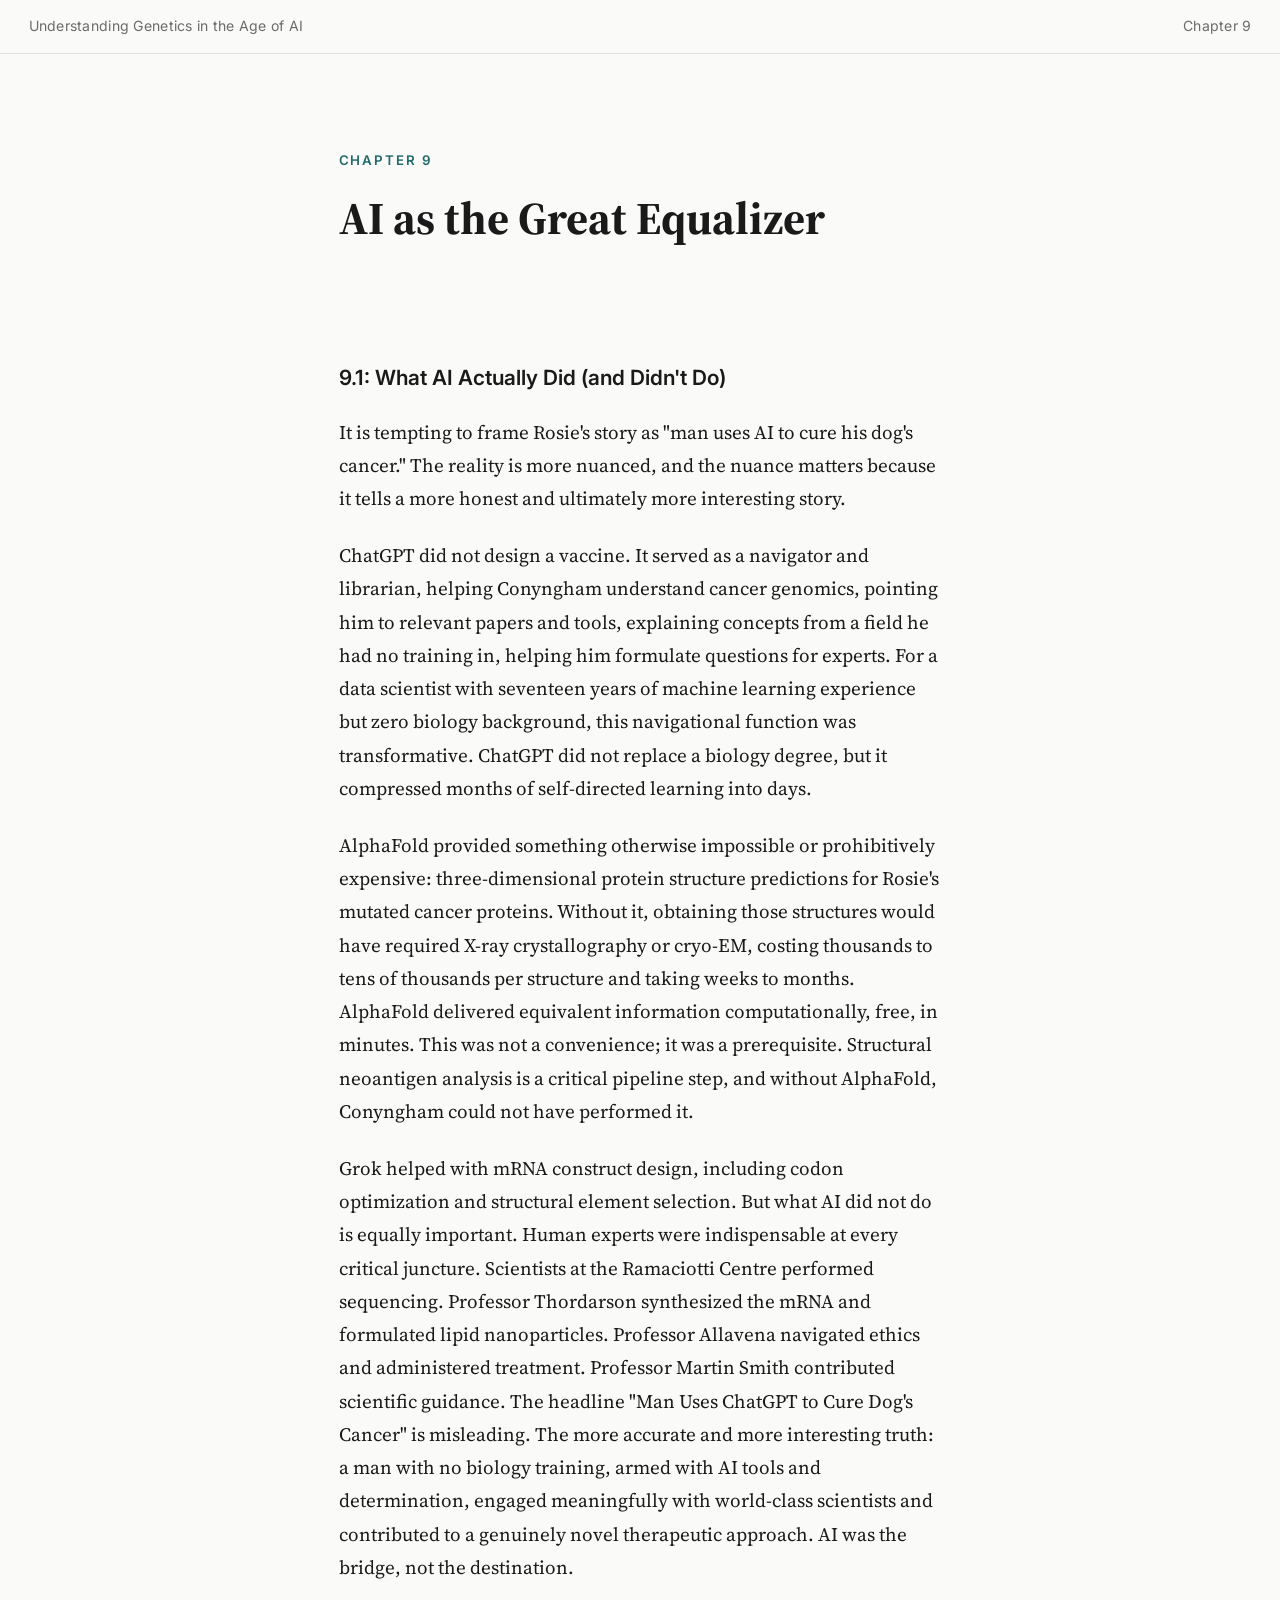
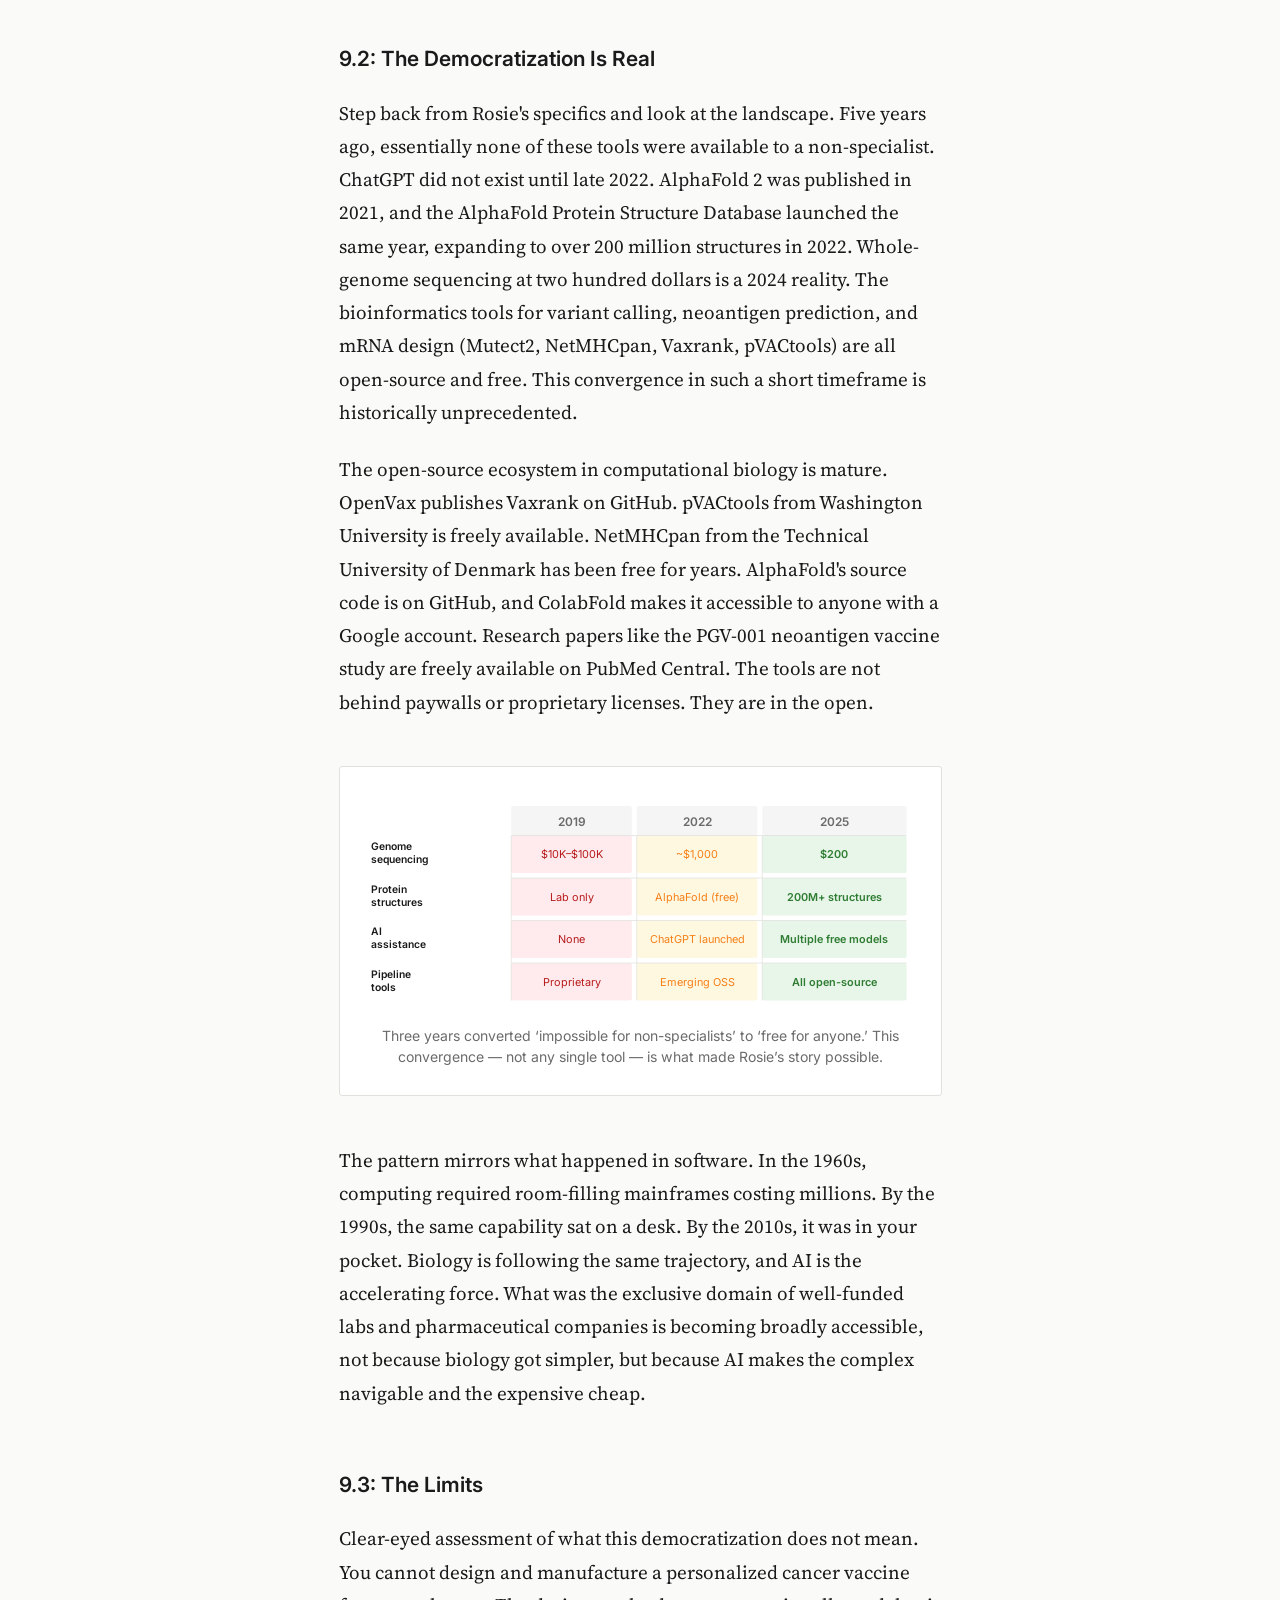
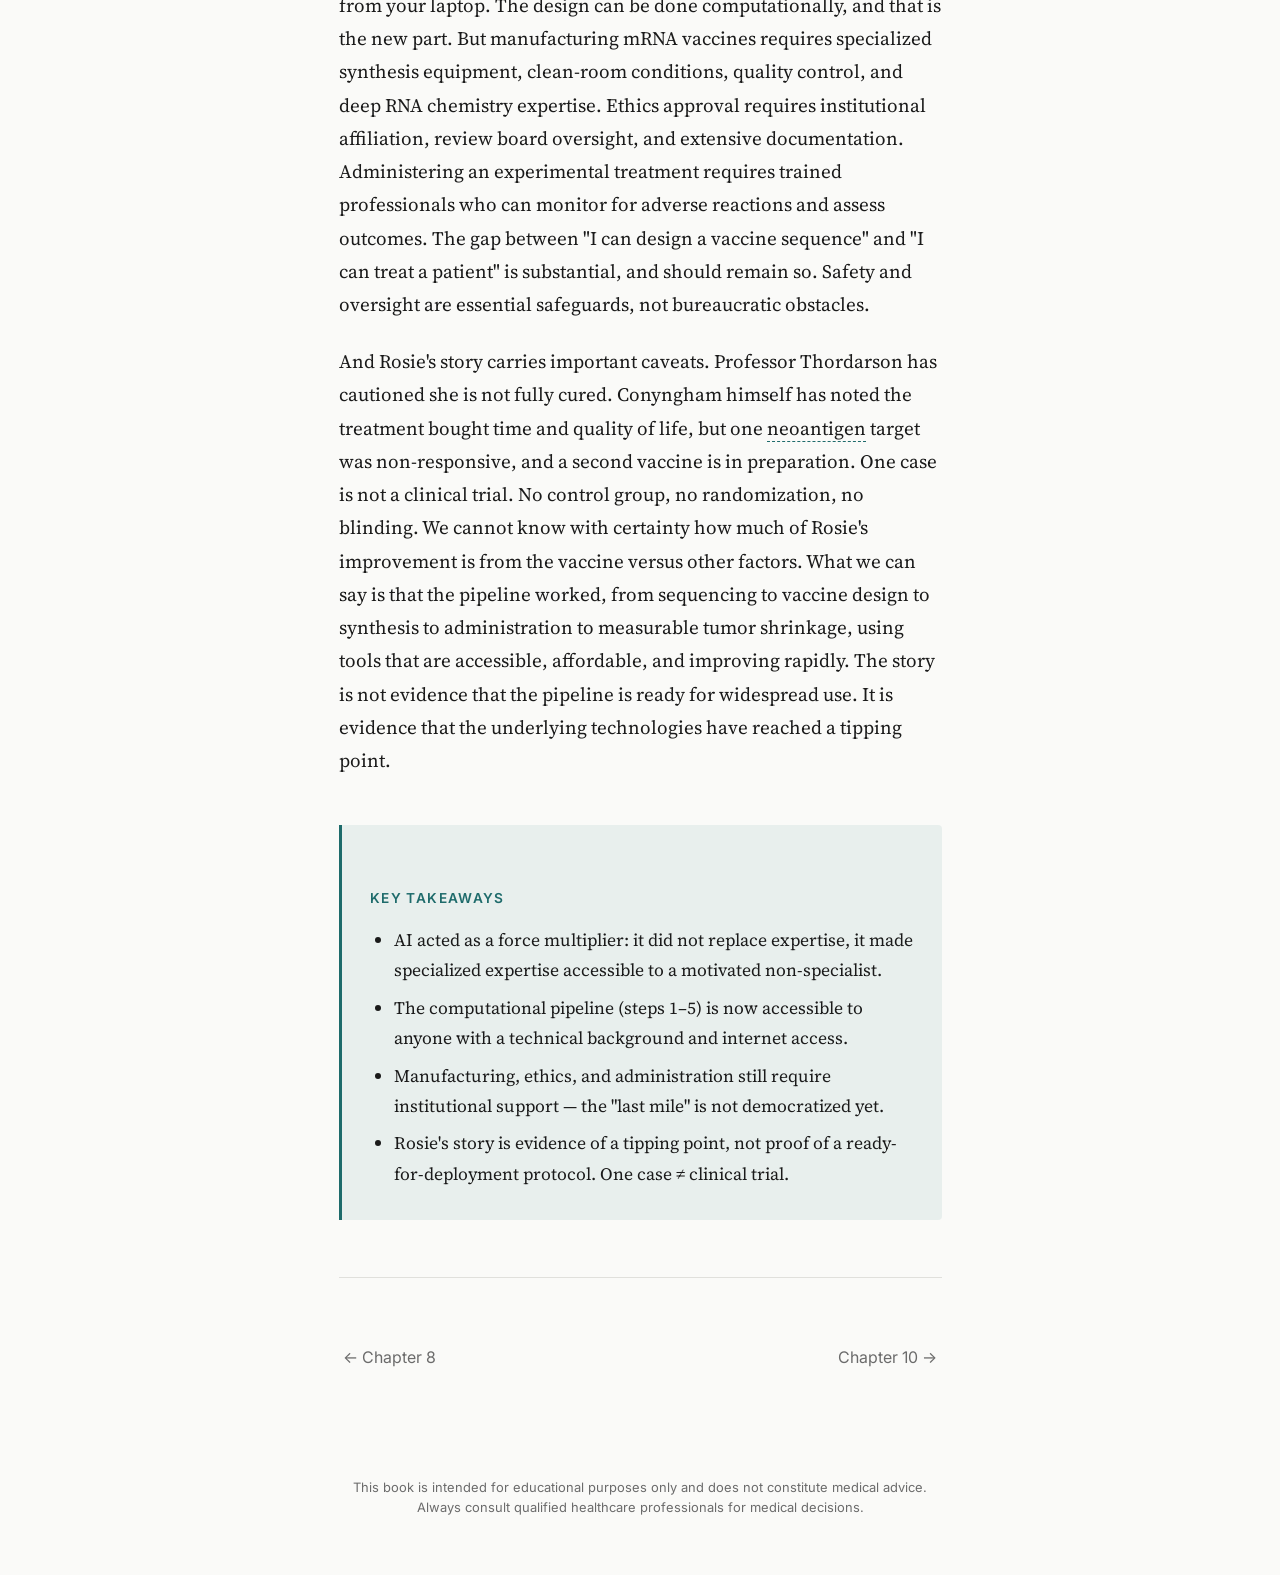
<file: chapter-9.html>
<!DOCTYPE html>
<html lang="en">
<head>
  <meta charset="UTF-8">
  <meta name="viewport" content="width=device-width, initial-scale=1.0">
  <meta name="description" content="How AI democratized the cancer vaccine pipeline — what ChatGPT and AlphaFold actually did, what humans still must do, and what the open-source convergence means for non-specialists.">
  <title>Chapter 9: AI as the Great Equalizer &mdash; Understanding Genetics in the Age of AI</title>
  <link rel="stylesheet" href="styles.css">
  <link rel="icon" href="favicon.svg" type="image/svg+xml">
</head>
<body>

  <div id="reading-progress" aria-hidden="true"></div>

  <a href="#content" class="skip-link">Skip to content</a>

  <header class="top-bar">
    <a href="index.html">Understanding Genetics in the Age of AI</a>
    <span class="chapter-label">Chapter 9</span>
  </header>

  <main id="content" class="container">
    <div class="chapter-header">
      <span class="chapter-number">Chapter 9</span>
      <h1 class="chapter-title">AI as the Great Equalizer</h1>
    </div>

    <article class="content">
      <h2>9.1: What AI Actually Did (and Didn't Do)</h2>

      <p>It is tempting to frame Rosie's story as "man uses AI to cure his dog's cancer." The reality is more nuanced, and the nuance matters because it tells a more honest and ultimately more interesting story.</p>

      <p>ChatGPT did not design a vaccine. It served as a navigator and librarian, helping Conyngham understand cancer genomics, pointing him to relevant papers and tools, explaining concepts from a field he had no training in, helping him formulate questions for experts. For a data scientist with seventeen years of machine learning experience but zero biology background, this navigational function was transformative. ChatGPT did not replace a biology degree, but it compressed months of self-directed learning into days.</p>

      <p>AlphaFold provided something otherwise impossible or prohibitively expensive: three-dimensional protein structure predictions for Rosie's mutated cancer proteins. Without it, obtaining those structures would have required X-ray crystallography or cryo-EM, costing thousands to tens of thousands per structure and taking weeks to months. AlphaFold delivered equivalent information computationally, free, in minutes. This was not a convenience; it was a prerequisite. Structural neoantigen analysis is a critical pipeline step, and without AlphaFold, Conyngham could not have performed it.</p>

      <p>Grok helped with mRNA construct design, including codon optimization and structural element selection. But what AI did not do is equally important. Human experts were indispensable at every critical juncture. Scientists at the Ramaciotti Centre performed sequencing. Professor Thordarson synthesized the mRNA and formulated lipid nanoparticles. Professor Allavena navigated ethics and administered treatment. Professor Martin Smith contributed scientific guidance. The headline "Man Uses ChatGPT to Cure Dog's Cancer" is misleading. The more accurate and more interesting truth: a man with no biology training, armed with AI tools and determination, engaged meaningfully with world-class scientists and contributed to a genuinely novel therapeutic approach. AI was the bridge, not the destination.</p>

      <h2>9.2: The Democratization Is Real</h2>

      <p>Step back from Rosie's specifics and look at the landscape. Five years ago, essentially none of these tools were available to a non-specialist. ChatGPT did not exist until late 2022. AlphaFold 2 was published in 2021, and the AlphaFold Protein Structure Database launched the same year, expanding to over 200 million structures in 2022. Whole-genome sequencing at two hundred dollars is a 2024 reality. The bioinformatics tools for variant calling, neoantigen prediction, and mRNA design (Mutect2, NetMHCpan, Vaxrank, pVACtools) are all open-source and free. This convergence in such a short timeframe is historically unprecedented.</p>

      <p>The open-source ecosystem in computational biology is mature. OpenVax publishes Vaxrank on GitHub. pVACtools from Washington University is freely available. NetMHCpan from the Technical University of Denmark has been free for years. AlphaFold's source code is on GitHub, and ColabFold makes it accessible to anyone with a Google account. Research papers like the PGV-001 neoantigen vaccine study are freely available on PubMed Central. The tools are not behind paywalls or proprietary licenses. They are in the open.</p>

      <figure class="figure">
        <svg xmlns="http://www.w3.org/2000/svg" viewBox="0 0 560 215" role="img" aria-labelledby="ch9-title">
  <title id="ch9-title">Tool accessibility comparison 2019, 2022, 2025: sequencing cost, protein structures, AI assistance, pipeline tools</title>
  <!-- Header row -->
  <rect x="150" y="10" width="122" height="30" fill="#f5f5f5" rx="2"/>
  <rect x="277" y="10" width="122" height="30" fill="#f5f5f5" rx="2"/>
  <rect x="404" y="10" width="146" height="30" fill="#f5f5f5" rx="2"/>
  <text x="211" y="30" text-anchor="middle" font-family="Inter,sans-serif" font-size="12" font-weight="600" fill="#6b6b6b">2019</text>
  <text x="338" y="30" text-anchor="middle" font-family="Inter,sans-serif" font-size="12" font-weight="600" fill="#6b6b6b">2022</text>
  <text x="477" y="30" text-anchor="middle" font-family="Inter,sans-serif" font-size="12" font-weight="600" fill="#6b6b6b">2025</text>
  <!-- Row labels -->
  <text x="8" y="55" font-family="Inter,sans-serif" font-size="10.5" font-weight="600" fill="#1a1a1a">Genome</text>
  <text x="8" y="68" font-family="Inter,sans-serif" font-size="10.5" font-weight="600" fill="#1a1a1a">sequencing</text>
  <text x="8" y="98" font-family="Inter,sans-serif" font-size="10.5" font-weight="600" fill="#1a1a1a">Protein</text>
  <text x="8" y="111" font-family="Inter,sans-serif" font-size="10.5" font-weight="600" fill="#1a1a1a">structures</text>
  <text x="8" y="141" font-family="Inter,sans-serif" font-size="10.5" font-weight="600" fill="#1a1a1a">AI</text>
  <text x="8" y="154" font-family="Inter,sans-serif" font-size="10.5" font-weight="600" fill="#1a1a1a">assistance</text>
  <text x="8" y="184" font-family="Inter,sans-serif" font-size="10.5" font-weight="600" fill="#1a1a1a">Pipeline</text>
  <text x="8" y="197" font-family="Inter,sans-serif" font-size="10.5" font-weight="600" fill="#1a1a1a">tools</text>
  <!-- Row 1: Genome sequencing -->
  <rect x="150" y="40" width="122" height="38" fill="#ffebee" rx="2"/>
  <rect x="277" y="40" width="122" height="38" fill="#fff8e1" rx="2"/>
  <rect x="404" y="40" width="146" height="38" fill="#e8f5e9" rx="2"/>
  <text x="211" y="63" text-anchor="middle" font-family="Inter,sans-serif" font-size="11" fill="#b71c1c">$10K&#8211;$100K</text>
  <text x="338" y="63" text-anchor="middle" font-family="Inter,sans-serif" font-size="11" fill="#F57F17">~$1,000</text>
  <text x="477" y="63" text-anchor="middle" font-family="Inter,sans-serif" font-size="11" fill="#2e7d32" font-weight="600">$200</text>
  <!-- Row 2: Protein structures -->
  <rect x="150" y="83" width="122" height="38" fill="#ffebee" rx="2"/>
  <rect x="277" y="83" width="122" height="38" fill="#fff8e1" rx="2"/>
  <rect x="404" y="83" width="146" height="38" fill="#e8f5e9" rx="2"/>
  <text x="211" y="106" text-anchor="middle" font-family="Inter,sans-serif" font-size="11" fill="#b71c1c">Lab only</text>
  <text x="338" y="106" text-anchor="middle" font-family="Inter,sans-serif" font-size="11" fill="#F57F17">AlphaFold (free)</text>
  <text x="477" y="106" text-anchor="middle" font-family="Inter,sans-serif" font-size="11" fill="#2e7d32" font-weight="600">200M+ structures</text>
  <!-- Row 3: AI assistance -->
  <rect x="150" y="126" width="122" height="38" fill="#ffebee" rx="2"/>
  <rect x="277" y="126" width="122" height="38" fill="#fff8e1" rx="2"/>
  <rect x="404" y="126" width="146" height="38" fill="#e8f5e9" rx="2"/>
  <text x="211" y="149" text-anchor="middle" font-family="Inter,sans-serif" font-size="11" fill="#b71c1c">None</text>
  <text x="338" y="149" text-anchor="middle" font-family="Inter,sans-serif" font-size="11" fill="#F57F17">ChatGPT launched</text>
  <text x="477" y="149" text-anchor="middle" font-family="Inter,sans-serif" font-size="11" fill="#2e7d32" font-weight="600">Multiple free models</text>
  <!-- Row 4: Pipeline tools -->
  <rect x="150" y="169" width="122" height="38" fill="#ffebee" rx="2"/>
  <rect x="277" y="169" width="122" height="38" fill="#fff8e1" rx="2"/>
  <rect x="404" y="169" width="146" height="38" fill="#e8f5e9" rx="2"/>
  <text x="211" y="192" text-anchor="middle" font-family="Inter,sans-serif" font-size="11" fill="#b71c1c">Proprietary</text>
  <text x="338" y="192" text-anchor="middle" font-family="Inter,sans-serif" font-size="11" fill="#F57F17">Emerging OSS</text>
  <text x="477" y="192" text-anchor="middle" font-family="Inter,sans-serif" font-size="11" fill="#2e7d32" font-weight="600">All open-source</text>
  <!-- Grid lines -->
  <line x1="150" y1="40" x2="550" y2="40" stroke="#e0e0dc" stroke-width="0.75"/>
  <line x1="150" y1="83" x2="550" y2="83" stroke="#e0e0dc" stroke-width="0.75"/>
  <line x1="150" y1="126" x2="550" y2="126" stroke="#e0e0dc" stroke-width="0.75"/>
  <line x1="150" y1="169" x2="550" y2="169" stroke="#e0e0dc" stroke-width="0.75"/>
  <line x1="150" y1="40" x2="150" y2="207" stroke="#e0e0dc" stroke-width="0.75"/>
  <line x1="277" y1="40" x2="277" y2="207" stroke="#e0e0dc" stroke-width="0.75"/>
  <line x1="404" y1="40" x2="404" y2="207" stroke="#e0e0dc" stroke-width="0.75"/>
</svg>
        <figcaption>Three years converted ‘impossible for non-specialists’ to ‘free for anyone.’ This convergence — not any single tool — is what made Rosie’s story possible.</figcaption>
      </figure>

      <p>The pattern mirrors what happened in software. In the 1960s, computing required room-filling mainframes costing millions. By the 1990s, the same capability sat on a desk. By the 2010s, it was in your pocket. Biology is following the same trajectory, and AI is the accelerating force. What was the exclusive domain of well-funded labs and pharmaceutical companies is becoming broadly accessible, not because biology got simpler, but because AI makes the complex navigable and the expensive cheap.</p>

      <h2>9.3: The Limits</h2>

      <p>Clear-eyed assessment of what this democratization does not mean. You cannot design and manufacture a personalized cancer vaccine from your laptop. The design can be done computationally, and that is the new part. But manufacturing mRNA vaccines requires specialized synthesis equipment, clean-room conditions, quality control, and deep RNA chemistry expertise. Ethics approval requires institutional affiliation, review board oversight, and extensive documentation. Administering an experimental treatment requires trained professionals who can monitor for adverse reactions and assess outcomes. The gap between "I can design a vaccine sequence" and "I can treat a patient" is substantial, and should remain so. Safety and oversight are essential safeguards, not bureaucratic obstacles.</p>

      <p>And Rosie's story carries important caveats. Professor Thordarson has cautioned she is not fully cured. Conyngham himself has noted the treatment bought time and quality of life, but one <span class="term" data-def="A mutation-derived peptide displayed on a cancer cell's surface, recognisable by the immune system as foreign">neoantigen</span> target was non-responsive, and a second vaccine is in preparation. One case is not a clinical trial. No control group, no randomization, no blinding. We cannot know with certainty how much of Rosie's improvement is from the vaccine versus other factors. What we can say is that the pipeline worked, from sequencing to vaccine design to synthesis to administration to measurable tumor shrinkage, using tools that are accessible, affordable, and improving rapidly. The story is not evidence that the pipeline is ready for widespread use. It is evidence that the underlying technologies have reached a tipping point.</p>

      <div class="key-takeaways">
        <h3>Key Takeaways</h3>
        <ul>
          <li>AI acted as a force multiplier: it did not replace expertise, it made specialized expertise accessible to a motivated non-specialist.</li>
          <li>The computational pipeline (steps 1–5) is now accessible to anyone with a technical background and internet access.</li>
          <li>Manufacturing, ethics, and administration still require institutional support — the "last mile" is not democratized yet.</li>
          <li>Rosie's story is evidence of a tipping point, not proof of a ready-for-deployment protocol. One case ≠ clinical trial.</li>
        </ul>
      </div>
    </article>

    <nav class="bottom-nav" aria-label="Chapter navigation">
      <a href="chapter-8.html" class="prev">Chapter 8</a>
      <a href="chapter-10.html" class="next">Chapter 10</a>
    </nav>
  </main>

  <footer class="container">
    <p class="disclaimer">This book is intended for educational purposes only and does not constitute medical advice. Always consult qualified healthcare professionals for medical decisions.</p>
  </footer>

  <script src="scripts.js"></script>
</body>
</html>
</file>
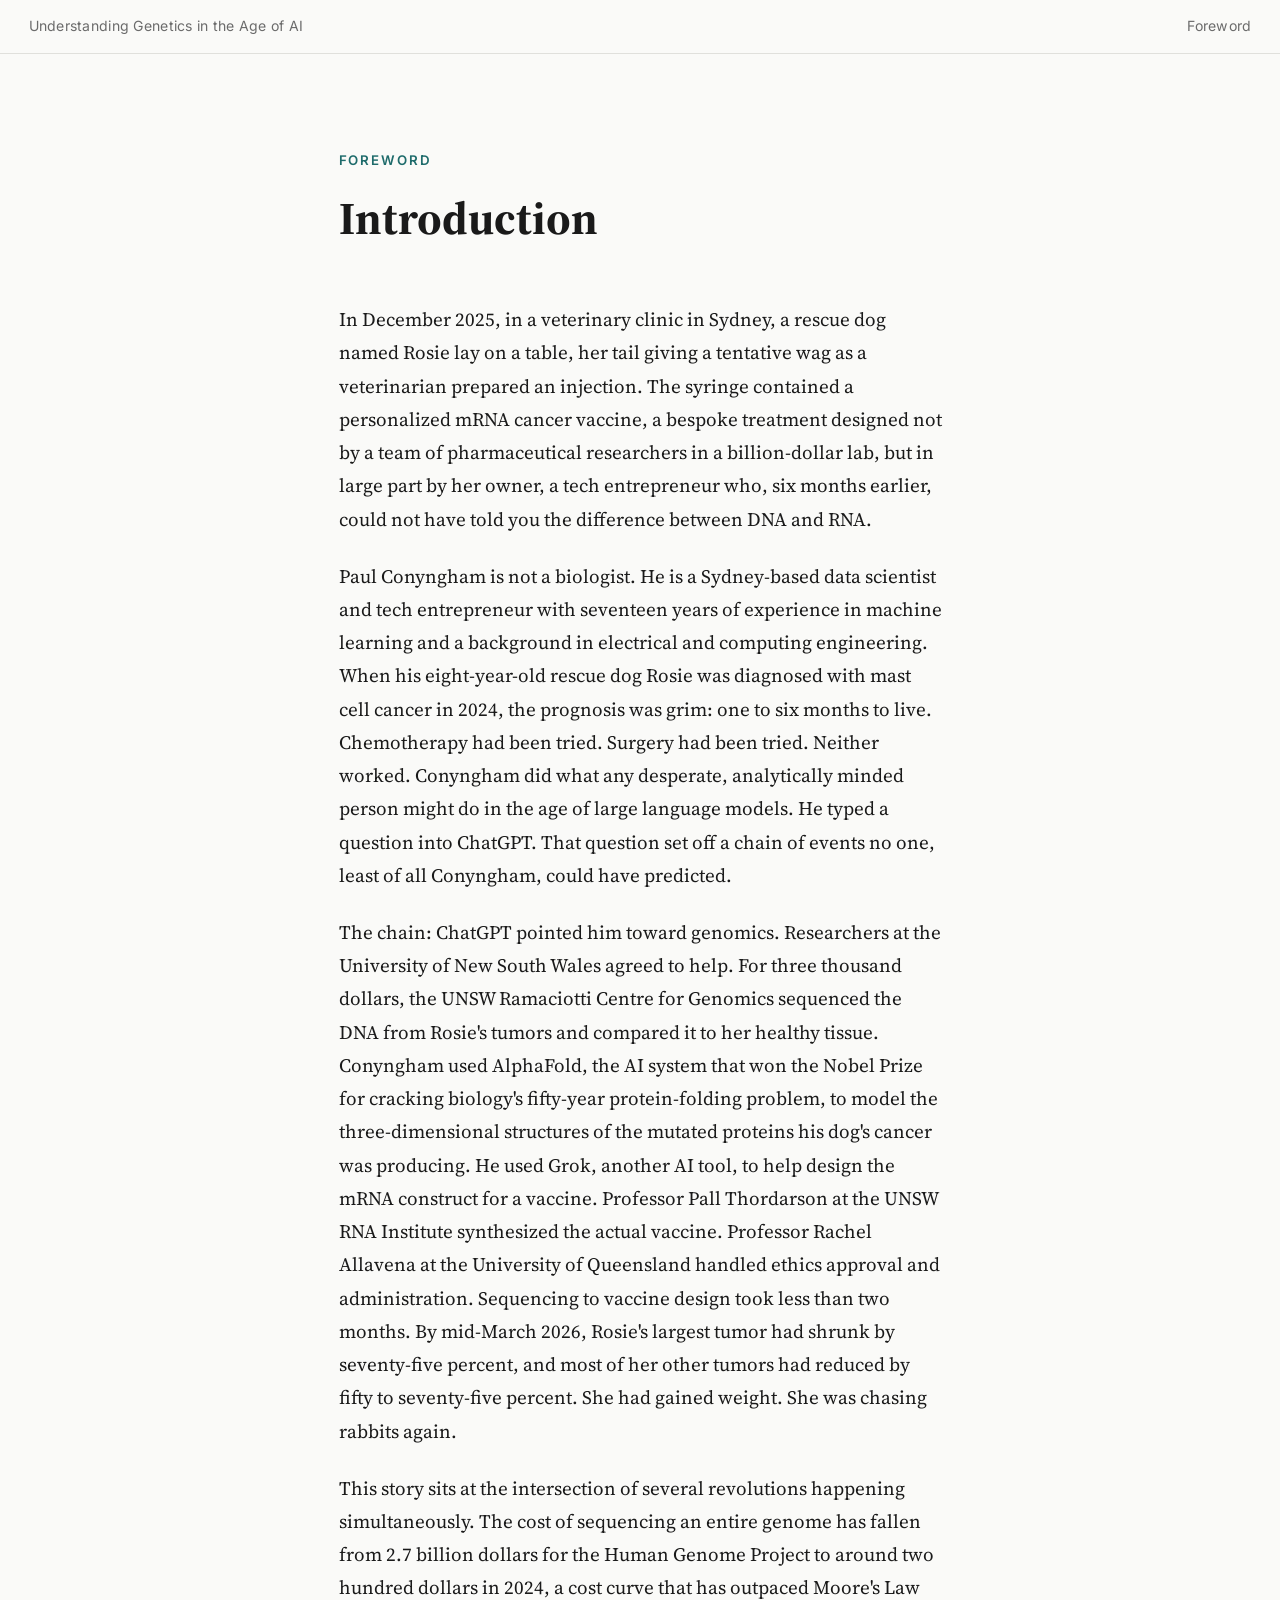
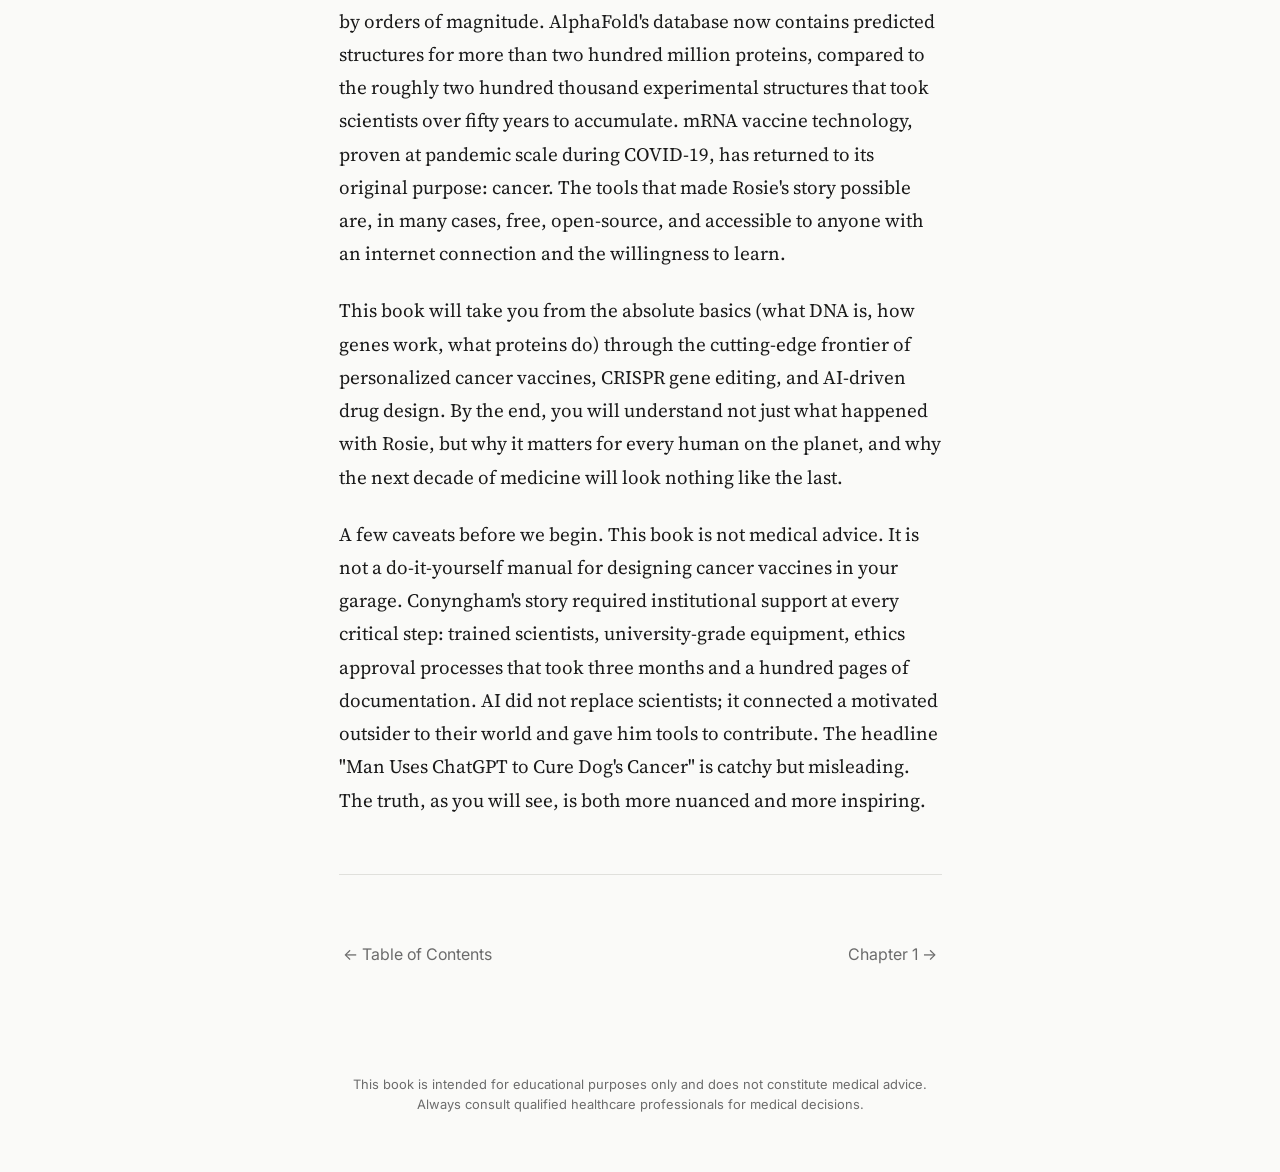
<file: foreword.html>
<!DOCTYPE html>
<html lang="en">
<head>
  <meta charset="UTF-8">
  <meta name="viewport" content="width=device-width, initial-scale=1.0">
  <meta name="description" content="How a tech entrepreneur with no biology background used AI tools to help design a personalized mRNA cancer vaccine for his dog Rosie — and what it means for the future of medicine.">
  <title>Foreword &mdash; Understanding Genetics in the Age of AI</title>
  <link rel="stylesheet" href="styles.css">
  <link rel="icon" href="favicon.svg" type="image/svg+xml">
</head>
<body>

  <div id="reading-progress" aria-hidden="true"></div>

  <a href="#content" class="skip-link">Skip to content</a>

  <header class="top-bar">
    <a href="index.html">Understanding Genetics in the Age of AI</a>
    <span class="chapter-label">Foreword</span>
  </header>

  <main id="content" class="container">
    <div class="chapter-header">
      <span class="chapter-number">Foreword</span>
      <h1 class="chapter-title">Introduction</h1>
    </div>

    <article class="content">
      <p>In December 2025, in a veterinary clinic in Sydney, a rescue dog named Rosie lay on a table, her tail giving a tentative wag as a veterinarian prepared an injection. The syringe contained a personalized mRNA cancer vaccine, a bespoke treatment designed not by a team of pharmaceutical researchers in a billion-dollar lab, but in large part by her owner, a tech entrepreneur who, six months earlier, could not have told you the difference between DNA and RNA.</p>

      <p>Paul Conyngham is not a biologist. He is a Sydney-based data scientist and tech entrepreneur with seventeen years of experience in machine learning and a background in electrical and computing engineering. When his eight-year-old rescue dog Rosie was diagnosed with mast cell cancer in 2024, the prognosis was grim: one to six months to live. Chemotherapy had been tried. Surgery had been tried. Neither worked. Conyngham did what any desperate, analytically minded person might do in the age of large language models. He typed a question into ChatGPT. That question set off a chain of events no one, least of all Conyngham, could have predicted.</p>

      <p>The chain: ChatGPT pointed him toward genomics. Researchers at the University of New South Wales agreed to help. For three thousand dollars, the UNSW Ramaciotti Centre for Genomics sequenced the DNA from Rosie's tumors and compared it to her healthy tissue. Conyngham used AlphaFold, the AI system that won the Nobel Prize for cracking biology's fifty-year protein-folding problem, to model the three-dimensional structures of the mutated proteins his dog's cancer was producing. He used Grok, another AI tool, to help design the mRNA construct for a vaccine. Professor Pall Thordarson at the UNSW RNA Institute synthesized the actual vaccine. Professor Rachel Allavena at the University of Queensland handled ethics approval and administration. Sequencing to vaccine design took less than two months. By mid-March 2026, Rosie's largest tumor had shrunk by seventy-five percent, and most of her other tumors had reduced by fifty to seventy-five percent. She had gained weight. She was chasing rabbits again.</p>

      <p>This story sits at the intersection of several revolutions happening simultaneously. The cost of sequencing an entire genome has fallen from 2.7 billion dollars for the Human Genome Project to around two hundred dollars in 2024, a cost curve that has outpaced Moore's Law by orders of magnitude. AlphaFold's database now contains predicted structures for more than two hundred million proteins, compared to the roughly two hundred thousand experimental structures that took scientists over fifty years to accumulate. mRNA vaccine technology, proven at pandemic scale during COVID-19, has returned to its original purpose: cancer. The tools that made Rosie's story possible are, in many cases, free, open-source, and accessible to anyone with an internet connection and the willingness to learn.</p>

      <p>This book will take you from the absolute basics (what DNA is, how genes work, what proteins do) through the cutting-edge frontier of personalized cancer vaccines, CRISPR gene editing, and AI-driven drug design. By the end, you will understand not just what happened with Rosie, but why it matters for every human on the planet, and why the next decade of medicine will look nothing like the last.</p>

      <p>A few caveats before we begin. This book is not medical advice. It is not a do-it-yourself manual for designing cancer vaccines in your garage. Conyngham's story required institutional support at every critical step: trained scientists, university-grade equipment, ethics approval processes that took three months and a hundred pages of documentation. AI did not replace scientists; it connected a motivated outsider to their world and gave him tools to contribute. The headline "Man Uses ChatGPT to Cure Dog's Cancer" is catchy but misleading. The truth, as you will see, is both more nuanced and more inspiring.</p>
    </article>

    <nav class="bottom-nav" aria-label="Chapter navigation">
      <a href="index.html" class="prev">Table of Contents</a>
      <a href="chapter-1.html" class="next">Chapter 1</a>
    </nav>
  </main>

  <footer class="container">
    <p class="disclaimer">This book is intended for educational purposes only and does not constitute medical advice. Always consult qualified healthcare professionals for medical decisions.</p>
  </footer>

  <script src="scripts.js"></script>
</body>
</html>
</file>
<file: styles.css>
@import url('https://fonts.googleapis.com/css2?family=Inter:wght@400;500;600&family=Source+Serif+4:ital,wght@0,400;0,600;0,700;1,400&display=swap');

*,
*::before,
*::after {
  margin: 0;
  padding: 0;
  box-sizing: border-box;
}

:root {
  --bg: #FAFAF8;
  --text: #1a1a1a;
  --text-muted: #6b6b6b;
  --accent: #1E6B6B;
  --border: #e0e0dc;
  --serif: 'Source Serif 4', Georgia, serif;
  --sans: 'Inter', -apple-system, sans-serif;
}

html {
  font-size: 19px;
  -webkit-font-smoothing: antialiased;
  -moz-osx-font-smoothing: grayscale;
}

body {
  font-family: var(--serif);
  color: var(--text);
  background: var(--bg);
  line-height: 1.75;
}

/* Top bar */
.top-bar {
  position: sticky;
  top: 0;
  z-index: 10;
  background: var(--bg);
  border-bottom: 1px solid var(--border);
  padding: 0.75rem 1.5rem;
  display: flex;
  justify-content: space-between;
  align-items: center;
  font-family: var(--sans);
  font-size: 0.74rem;
  letter-spacing: 0.02em;
}

.top-bar a {
  color: var(--text-muted);
  text-decoration: none;
  transition: color 0.2s;
  min-width: 0;
  overflow: hidden;
  text-overflow: ellipsis;
  white-space: nowrap;
}

.top-bar a:hover {
  color: var(--text);
}

.top-bar .chapter-label {
  color: var(--text-muted);
  flex-shrink: 0;
  white-space: nowrap;
  padding-left: 1rem;
}

/* Content container */
.container {
  max-width: 660px;
  margin: 0 auto;
  padding: 0 1.5rem;
}

/* Chapter header */
.chapter-header {
  padding-top: 5rem;
  padding-bottom: 3rem;
}

.chapter-number {
  font-family: var(--sans);
  font-size: 0.7rem;
  font-weight: 600;
  letter-spacing: 0.15em;
  text-transform: uppercase;
  color: var(--accent);
  margin-bottom: 1rem;
  display: block;
}

.chapter-title {
  font-family: var(--serif);
  font-size: 2.4rem;
  font-weight: 700;
  line-height: 1.2;
  color: var(--text);
}

/* Body content */
.content {
  overflow-wrap: break-word;
  hyphens: auto;
}

.content h2 {
  font-family: var(--sans);
  font-size: 1.1rem;
  font-weight: 600;
  margin-top: 3rem;
  margin-bottom: 1rem;
  color: var(--text);
}

.content p {
  margin-bottom: 1.25rem;
}

.content strong {
  font-weight: 600;
}

.content ul,
.content ol {
  margin-bottom: 1.25rem;
  padding-left: 1.5rem;
}

.content li {
  margin-bottom: 0.5rem;
}

.content a {
  color: var(--accent);
  text-decoration: underline;
  text-underline-offset: 2px;
  transition: opacity 0.2s;
}

.content a:hover {
  opacity: 0.7;
}

/* Bottom navigation */
.bottom-nav {
  display: flex;
  justify-content: space-between;
  align-items: center;
  padding: 3rem 0;
  margin-top: 3rem;
  border-top: 1px solid var(--border);
  font-family: var(--sans);
  font-size: 0.84rem;
}

.bottom-nav a {
  color: var(--text-muted);
  text-decoration: none;
  transition: color 0.2s;
  min-width: 0;
  max-width: 48%;
  word-break: break-word;
  padding: 0.5rem 0.25rem;
  display: inline-block;
}

.bottom-nav a:hover {
  color: var(--accent);
}

.bottom-nav .prev::before {
  content: '\2190\00a0';
}

.bottom-nav .next::after {
  content: '\00a0\2192';
}

/* Footer / Disclaimer */
.disclaimer {
  padding: 2rem 0 3rem;
  font-family: var(--sans);
  font-size: 0.68rem;
  color: var(--text-muted);
  line-height: 1.6;
  text-align: center;
}

/* ---- Landing page ---- */
.hero {
  min-height: 85vh;
  display: flex;
  flex-direction: column;
  justify-content: center;
  align-items: center;
  text-align: center;
  padding: 4rem 1.5rem;
}

.hero-title {
  font-family: var(--serif);
  font-size: 2.8rem;
  font-weight: 700;
  line-height: 1.15;
  max-width: 640px;
  color: var(--text);
}

.hero-subtitle {
  font-family: var(--sans);
  font-size: 1rem;
  color: var(--text-muted);
  margin-top: 1.5rem;
  max-width: 480px;
  line-height: 1.6;
}

.hero-cta {
  margin-top: 2.5rem;
  font-family: var(--sans);
  font-size: 0.9rem;
  font-weight: 500;
  color: var(--accent);
  text-decoration: none;
  letter-spacing: 0.03em;
  transition: opacity 0.2s;
  display: inline-block;
  padding: 0.75rem 1.25rem;
}

.hero-cta:hover {
  opacity: 0.7;
}

/* Table of contents */
.toc {
  padding: 4rem 0 6rem;
}

.toc h2 {
  font-family: var(--sans);
  font-size: 0.7rem;
  font-weight: 600;
  letter-spacing: 0.15em;
  text-transform: uppercase;
  color: var(--text-muted);
  margin-bottom: 2rem;
}

.toc-list {
  list-style: none;
  padding: 0;
}

.toc-list li {
  border-top: 1px solid var(--border);
}

.toc-list li:last-child {
  border-bottom: 1px solid var(--border);
}

.toc-list a {
  display: flex;
  align-items: baseline;
  gap: 1rem;
  padding: 0.85rem 0;
  text-decoration: none;
  color: var(--text);
  transition: color 0.2s;
  font-size: 1rem;
}

.toc-list a:hover {
  color: var(--accent);
}

.toc-list .toc-num {
  font-family: var(--sans);
  font-size: 0.74rem;
  font-weight: 500;
  color: var(--accent);
  min-width: 1.5rem;
}

/* Appendix specifics */
.content h3 {
  font-family: var(--sans);
  font-size: 0.95rem;
  font-weight: 600;
  margin-top: 2rem;
  margin-bottom: 0.75rem;
  color: var(--text);
}

/* Focus styles */
:focus-visible {
  outline: 2px solid var(--accent);
  outline-offset: 3px;
  border-radius: 2px;
}

/* Skip link */
.skip-link {
  position: absolute;
  top: -100%;
  left: 0;
  padding: 0.5rem 1rem;
  background: var(--text);
  color: var(--bg);
  font-family: var(--sans);
  font-size: 0.84rem;
  z-index: 100;
  text-decoration: none;
}

.skip-link:focus {
  top: 0;
}

/* Reduced motion */
@media (prefers-reduced-motion: reduce) {
  *,
  *::before,
  *::after {
    transition-duration: 0.01ms !important;
    animation-duration: 0.01ms !important;
    animation-iteration-count: 1 !important;
  }
}

/* Diagrams */
.figure {
  margin: 2.5rem 0;
  border: 1px solid #e0e0dc;
  border-radius: 3px;
  padding: 1.5rem 1.25rem;
  overflow-x: auto;
  background: #fff;
}

.figure svg {
  display: block;
  max-width: 100%;
  height: auto;
}

.figure figcaption {
  font-family: 'Inter', -apple-system, sans-serif;
  font-size: 0.74rem;
  color: #6b6b6b;
  text-align: center;
  margin-top: 0.85rem;
  line-height: 1.5;
}

/* Dark mode */
@media (prefers-color-scheme: dark) {
  :root {
    --bg: #18181a;
    --text: #e4e4e0;
    --text-muted: #9b9b96;
    --accent: #4ab8a8;
    --border: #2a2a2e;
  }

  .figure {
    border-color: #333336;
  }

  .figure figcaption {
    color: #9b9b96;
  }
}

/* ============================================================
   Interactive enhancements
   ============================================================ */

/* Reading progress bar */
#reading-progress {
  position: fixed;
  top: 0;
  left: 0;
  height: 3px;
  background: var(--accent);
  z-index: 20;
  width: 0;
  transition: width 0.1s linear;
}

/* Glossary tooltips */
.term {
  border-bottom: 1px dashed var(--accent);
  cursor: help;
}

#tooltip {
  position: fixed;
  background: #1a1a1a;
  color: #fff;
  font-size: 0.78rem;
  font-family: var(--sans);
  padding: 0.5rem 0.75rem;
  border-radius: 4px;
  max-width: 280px;
  pointer-events: none;
  z-index: 50;
  opacity: 0;
  transition: opacity 0.15s;
  line-height: 1.5;
}

#tooltip.visible {
  opacity: 1;
}

@media (prefers-color-scheme: dark) {
  #tooltip {
    background: #e4e4e0;
    color: #18181a;
  }
}

/* Step-through diagrams */
.stepper .step {
  display: none;
}

.stepper .step.active {
  display: block;
}

.stepper-controls {
  display: flex;
  align-items: center;
  gap: 1rem;
  margin-top: 1rem;
  font-family: var(--sans);
  font-size: 0.84rem;
  flex-wrap: wrap;
}

.stepper-controls button {
  padding: 0.4rem 0.9rem;
  border: 1px solid var(--accent);
  color: var(--accent);
  background: transparent;
  border-radius: 3px;
  cursor: pointer;
  font-family: var(--sans);
  font-size: 0.84rem;
}

.stepper-controls button:hover {
  background: var(--accent);
  color: #fff;
}

.stepper-controls button:disabled {
  opacity: 0.35;
  cursor: default;
}

.step-counter {
  color: var(--text-muted);
  font-size: 0.78rem;
  margin-left: auto;
}

.step-caption {
  font-family: var(--sans);
  font-size: 0.86rem;
  color: var(--text-muted);
  margin-top: 0.75rem;
  line-height: 1.55;
}

/* Key takeaways */
.key-takeaways {
  background: color-mix(in srgb, var(--accent) 8%, var(--bg));
  border-left: 3px solid var(--accent);
  padding: 1.25rem 1.5rem;
  margin: 2.5rem 0;
  border-radius: 0 4px 4px 0;
}

.key-takeaways h3 {
  font-family: var(--sans);
  font-size: 0.72rem;
  font-weight: 600;
  text-transform: uppercase;
  letter-spacing: 0.1em;
  color: var(--accent);
  margin-bottom: 0.75rem;
}

.key-takeaways ul {
  padding-left: 1.25rem;
  margin-bottom: 0;
}

.key-takeaways li {
  font-size: 0.92rem;
  margin-bottom: 0.35rem;
}

/* Interactive tool box */
.tool-box {
  border: 1px solid var(--border);
  border-radius: 4px;
  padding: 1.5rem;
  margin: 2.5rem 0;
  font-family: var(--sans);
}

.tool-box h3 {
  font-size: 0.9rem;
  font-weight: 600;
  margin-bottom: 0.5rem;
}

.tool-hint {
  font-size: 0.82rem;
  color: var(--text-muted);
  margin-bottom: 0.75rem;
}

.tool-box textarea {
  width: 100%;
  font-family: monospace;
  font-size: 0.9rem;
  border: 1px solid var(--border);
  padding: 0.5rem;
  border-radius: 3px;
  background: var(--bg);
  color: var(--text);
  resize: vertical;
}

.tool-box button {
  margin-top: 0.75rem;
  padding: 0.45rem 1rem;
  background: var(--accent);
  color: #fff;
  border: none;
  border-radius: 3px;
  cursor: pointer;
  font-family: var(--sans);
  font-size: 0.84rem;
}

.tool-box button:hover {
  opacity: 0.85;
}

.tool-output {
  margin-top: 1rem;
  font-family: monospace;
  font-size: 0.88rem;
  min-height: 2rem;
  line-height: 1.8;
}

.codon-tile {
  display: inline-block;
  padding: 0.1rem 0.35rem;
  border-radius: 3px;
  margin: 0.1rem;
  font-size: 0.82rem;
  cursor: help;
}

.codon-tile.start {
  background: #d4edda;
  color: #155724;
}

.codon-tile.stop {
  background: #f8d7da;
  color: #721c24;
}

.codon-tile.other {
  background: #d4ebeb;
  color: #1E6B6B;
}

@media (prefers-color-scheme: dark) {
  .codon-tile.start { background: #1a3a22; color: #7dcea0; }
  .codon-tile.stop  { background: #3a1a1a; color: #e8a5a5; }
  .codon-tile.other { background: #1a2e2e; color: #4ab8a8; }
}

/* Pipeline expandable steps */
.pipeline-step {
  border: 1px solid var(--border);
  border-radius: 4px;
  margin-bottom: 0.5rem;
}

.pipeline-step .step-toggle {
  cursor: pointer;
  padding: 0.85rem 1rem;
  font-family: var(--sans);
  font-size: 0.9rem;
  font-weight: 500;
  display: flex;
  justify-content: space-between;
  align-items: center;
  user-select: none;
}

.pipeline-step .step-toggle::after {
  content: '▸';
  font-size: 0.7rem;
  color: var(--accent);
  flex-shrink: 0;
  margin-left: 0.5rem;
}

.pipeline-step.open .step-toggle::after {
  content: '▾';
}

.pipeline-step-detail {
  display: none;
  background: color-mix(in srgb, var(--accent) 6%, var(--bg));
  border-top: 1px solid var(--border);
  padding: 1rem 1.25rem;
  font-family: var(--sans);
  font-size: 0.84rem;
  line-height: 1.6;
}

.pipeline-step.open .pipeline-step-detail {
  display: block;
}

/* MHC interactive diagram */
#mhc-interactive #cancer-panel {
  cursor: pointer;
}

#mhc-interactive #cancer-panel:hover #cancer-cell-body {
  filter: brightness(1.1);
}

#mhc-interactive .tcell-killer {
  transition: transform 0.5s ease;
}

#mhc-interactive.mhc-activated .tcell-killer {
  transform: translateY(30px);
}

#mhc-interactive .kill-arrow {
  transition: opacity 0.4s, stroke 0.4s;
}

#mhc-interactive.mhc-activated .kill-arrow {
  stroke: #e53935 !important;
  opacity: 1 !important;
}

#mhc-interactive .kill-bolt {
  transition: transform 0.4s, opacity 0.4s;
  transform-origin: center;
}

#mhc-interactive.mhc-activated .kill-bolt {
  transform: scale(1.4);
  opacity: 1;
}

@keyframes pulse-red {
  0%, 100% { opacity: 1; }
  50% { opacity: 0.4; }
}

#mhc-interactive.mhc-activated .kill-arrow {
  animation: pulse-red 1s ease-in-out infinite;
}

/* TOC completion checkmarks */
.toc-check {
  color: var(--accent);
  font-family: var(--sans);
  font-size: 0.8rem;
  margin-left: 0.5rem;
}

/* Interactive cost curve data points */
.cost-point {
  cursor: pointer;
  transition: r 0.15s, opacity 0.15s;
}

.cost-point:hover {
  r: 7;
}

/* Responsive */
@media (max-width: 720px) {
  html {
    font-size: 17px;
  }

  .hero-title {
    font-size: 2rem;
  }

  .chapter-title {
    font-size: 1.8rem;
  }

  .chapter-header {
    padding-top: 3rem;
    padding-bottom: 2rem;
  }
}

@media (max-width: 480px) {
  html {
    font-size: 16px;
  }

  .hero {
    min-height: 70vh;
    padding: 3rem 1rem;
  }

  .hero-title {
    font-size: 1.7rem;
  }

  .chapter-title {
    font-size: 1.5rem;
  }

  .top-bar {
    padding: 0.6rem 1rem;
  }

  .container {
    padding: 0 1rem;
  }
}

/* Print */
@media print {
  .top-bar,
  .skip-link,
  .bottom-nav {
    display: none;
  }

  .container {
    max-width: 100%;
    padding: 0;
  }

  .chapter-header {
    padding-top: 1.5cm;
    padding-bottom: 1cm;
  }

  .figure {
    break-inside: avoid;
    page-break-inside: avoid;
    border: 1px solid #ccc;
  }

  body {
    font-size: 11pt;
    line-height: 1.6;
    background: #fff;
    color: #000;
  }
}
</file>
